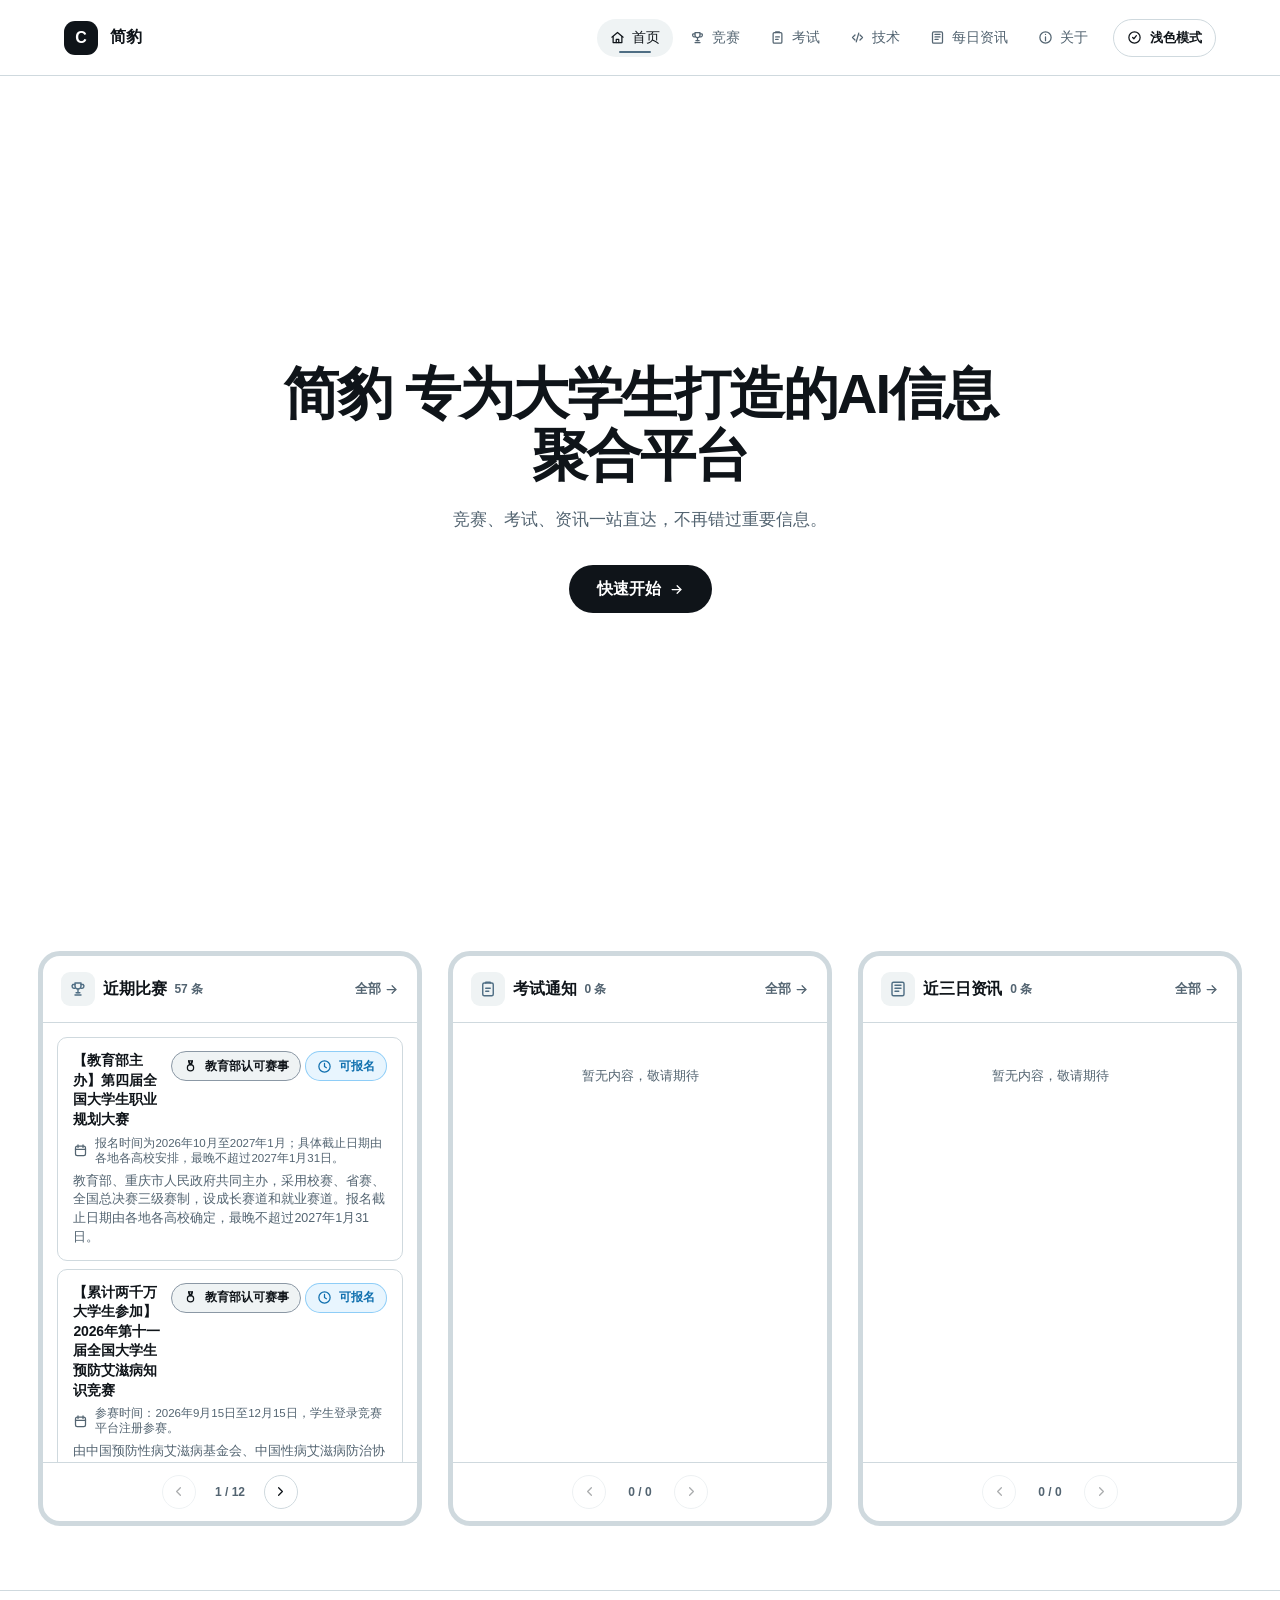
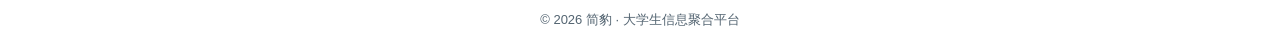
<file: index.html>
<!DOCTYPE html>
<html lang="zh-CN">
<head>
<meta charset="UTF-8">
<meta name="viewport" content="width=device-width, initial-scale=1.0">
<title>简豹 - 大学生信息聚合平台</title>
<link rel="icon" href="assets/images/favicon.svg" type="image/svg+xml">
<link rel="stylesheet" href="assets/css/style.css">
<link rel="stylesheet" href="assets/css/home.css">
</head>
<body data-theme="x-light">
<svg width="0" height="0" aria-hidden="true" focusable="false" style="position:absolute">
  <symbol id="i-home" viewBox="0 0 24 24"><path d="M3 11.5 12 4l9 7.5"/><path d="M5 10.5V20h14v-9.5"/><path d="M10 20v-5h4v5"/></symbol>
  <symbol id="i-trophy" viewBox="0 0 24 24"><path d="M8 4h8v4a4 4 0 0 1-8 0z"/><path d="M8 6H5a3 3 0 0 0 3 5"/><path d="M16 6h3a3 3 0 0 1-3 5"/><path d="M12 12v5"/><path d="M8 20h8"/><path d="M9.5 17h5"/></symbol>
  <symbol id="i-exam" viewBox="0 0 24 24"><rect x="5" y="4" width="14" height="17" rx="2"/><path d="M9 4V3h6v1"/><path d="M9 11h6"/><path d="M9 15h4"/></symbol>
  <symbol id="i-code" viewBox="0 0 24 24"><path d="m8 8-4 4 4 4"/><path d="m16 8 4 4-4 4"/><path d="m14 5-4 14"/></symbol>
  <symbol id="i-news" viewBox="0 0 24 24"><rect x="4" y="3" width="16" height="18" rx="2"/><path d="M8 7h8"/><path d="M8 11h8"/><path d="M8 15h5"/></symbol>
  <symbol id="i-info" viewBox="0 0 24 24"><circle cx="12" cy="12" r="9"/><path d="M12 11v6"/><path d="M12 7h.01"/></symbol>
  <symbol id="i-status" viewBox="0 0 24 24"><path d="M9 12l2 2 4-5"/><circle cx="12" cy="12" r="9"/></symbol>
  <symbol id="i-arrow" viewBox="0 0 24 24"><path d="M5 12h14"/><path d="m13 6 6 6-6 6"/></symbol>
  <symbol id="i-chevron-left" viewBox="0 0 24 24"><path d="m15 6-6 6 6 6"/></symbol>
  <symbol id="i-chevron-right" viewBox="0 0 24 24"><path d="m9 6 6 6-6 6"/></symbol>
  <symbol id="i-calendar" viewBox="0 0 24 24"><rect x="4" y="5" width="16" height="15" rx="3"/><path d="M8 3v4"/><path d="M16 3v4"/><path d="M4 10h16"/></symbol>
  <symbol id="i-medal" viewBox="0 0 24 24"><circle cx="12" cy="14" r="5"/><path d="M9 3h6l-1.5 6h-3z"/><path d="m9 3 3 6 3-6"/></symbol>
  <symbol id="i-clock" viewBox="0 0 24 24"><circle cx="12" cy="12" r="9"/><path d="M12 7v5l3 2"/></symbol>
  <symbol id="i-org" viewBox="0 0 24 24"><path d="M3 21h18"/><path d="M5 21V7l7-4 7 4v14"/><path d="M9 9h.01"/><path d="M15 9h.01"/><path d="M9 13h.01"/><path d="M15 13h.01"/></symbol>
</svg>

<div class="home-shell">
  <header class="topbar">
    <a href="index.html" class="brand">
      <span class="brand-mark">C</span>
      <span>简豹</span>
    </a>
    <div class="top-actions">
      <nav class="nav" aria-label="主导航">
        <a href="index.html" class="nav-link active"><svg class="icon-sm icon"><use href="#i-home"/></svg>首页</a>
        <a href="pages/competitions/index.html" class="nav-link"><svg class="icon-sm icon"><use href="#i-trophy"/></svg>竞赛</a>
        <a href="pages/exams/index.html" class="nav-link"><svg class="icon-sm icon"><use href="#i-exam"/></svg>考试</a>
        <a href="pages/tech/index.html" class="nav-link"><svg class="icon-sm icon"><use href="#i-code"/></svg>技术</a>
        <a href="pages/daily-news/index.html" class="nav-link"><svg class="icon-sm icon"><use href="#i-news"/></svg>每日资讯</a>
        <a href="pages/about/index.html" class="nav-link"><svg class="icon-sm icon"><use href="#i-info"/></svg>关于</a>
      </nav>
      <button class="theme-toggle" id="themeToggle" type="button" aria-label="切换主题">
        <svg class="icon-sm icon"><use href="#i-status"/></svg>
        <span>浅色模式</span>
      </button>
    </div>
  </header>

  <section class="hero" id="hero">
    <div class="hero-inner">
      <h1 class="hero-title">简豹 专为大学生打造的AI信息聚合平台</h1>
      <p class="hero-sub">竞赛、考试、资讯一站直达，不再错过重要信息。</p>
      <button class="hero-btn" id="startBtn" type="button">
        快速开始 <svg class="icon-sm icon"><use href="#i-arrow"/></svg>
      </button>
    </div>
  </section>

  <main class="home-main" id="boards">
    <section class="board" data-board="competitions">
      <header class="board-head">
        <div class="board-title-wrap">
          <span class="board-icon"><svg class="icon"><use href="#i-trophy"/></svg></span>
          <h2 class="board-title">近期比赛</h2>
          <span class="board-count" data-count="competitions"></span>
        </div>
        <a class="board-more" href="pages/competitions/index.html">全部<svg class="icon-sm icon"><use href="#i-arrow"/></svg></a>
      </header>
      <div class="board-body"><div class="board-list" data-feed="competitions"></div></div>
      <footer class="board-pager" data-pager="competitions">
        <button class="pager-btn" data-action="prev" type="button"><svg class="icon-sm icon"><use href="#i-chevron-left"/></svg></button>
        <span class="pager-info" data-page="competitions">1 / 1</span>
        <button class="pager-btn" data-action="next" type="button"><svg class="icon-sm icon"><use href="#i-chevron-right"/></svg></button>
      </footer>
    </section>

    <section class="board" data-board="exams">
      <header class="board-head">
        <div class="board-title-wrap">
          <span class="board-icon"><svg class="icon"><use href="#i-exam"/></svg></span>
          <h2 class="board-title">考试通知</h2>
          <span class="board-count" data-count="exams"></span>
        </div>
        <a class="board-more" href="pages/exams/index.html">全部<svg class="icon-sm icon"><use href="#i-arrow"/></svg></a>
      </header>
      <div class="board-body"><div class="board-list" data-feed="exams"></div></div>
      <footer class="board-pager" data-pager="exams">
        <button class="pager-btn" data-action="prev" type="button"><svg class="icon-sm icon"><use href="#i-chevron-left"/></svg></button>
        <span class="pager-info" data-page="exams">1 / 1</span>
        <button class="pager-btn" data-action="next" type="button"><svg class="icon-sm icon"><use href="#i-chevron-right"/></svg></button>
      </footer>
    </section>

    <section class="board" data-board="news">
      <header class="board-head">
        <div class="board-title-wrap">
          <span class="board-icon"><svg class="icon"><use href="#i-news"/></svg></span>
          <h2 class="board-title">近三日资讯</h2>
          <span class="board-count" data-count="news"></span>
        </div>
        <a class="board-more" href="pages/daily-news/index.html">全部<svg class="icon-sm icon"><use href="#i-arrow"/></svg></a>
      </header>
      <div class="board-body"><div class="board-list" data-feed="news"></div></div>
      <footer class="board-pager" data-pager="news">
        <button class="pager-btn" data-action="prev" type="button"><svg class="icon-sm icon"><use href="#i-chevron-left"/></svg></button>
        <span class="pager-info" data-page="news">1 / 1</span>
        <button class="pager-btn" data-action="next" type="button"><svg class="icon-sm icon"><use href="#i-chevron-right"/></svg></button>
      </footer>
    </section>
  </main>

  <footer class="home-footer">
    <p>© 2026 简豹 · 大学生信息聚合平台</p>
  </footer>
</div>

<script src="assets/js/main.js"></script>
<script src="assets/js/content-utils.js"></script>
<script src="assets/js/home.js"></script>
</body>
</html>
</file>
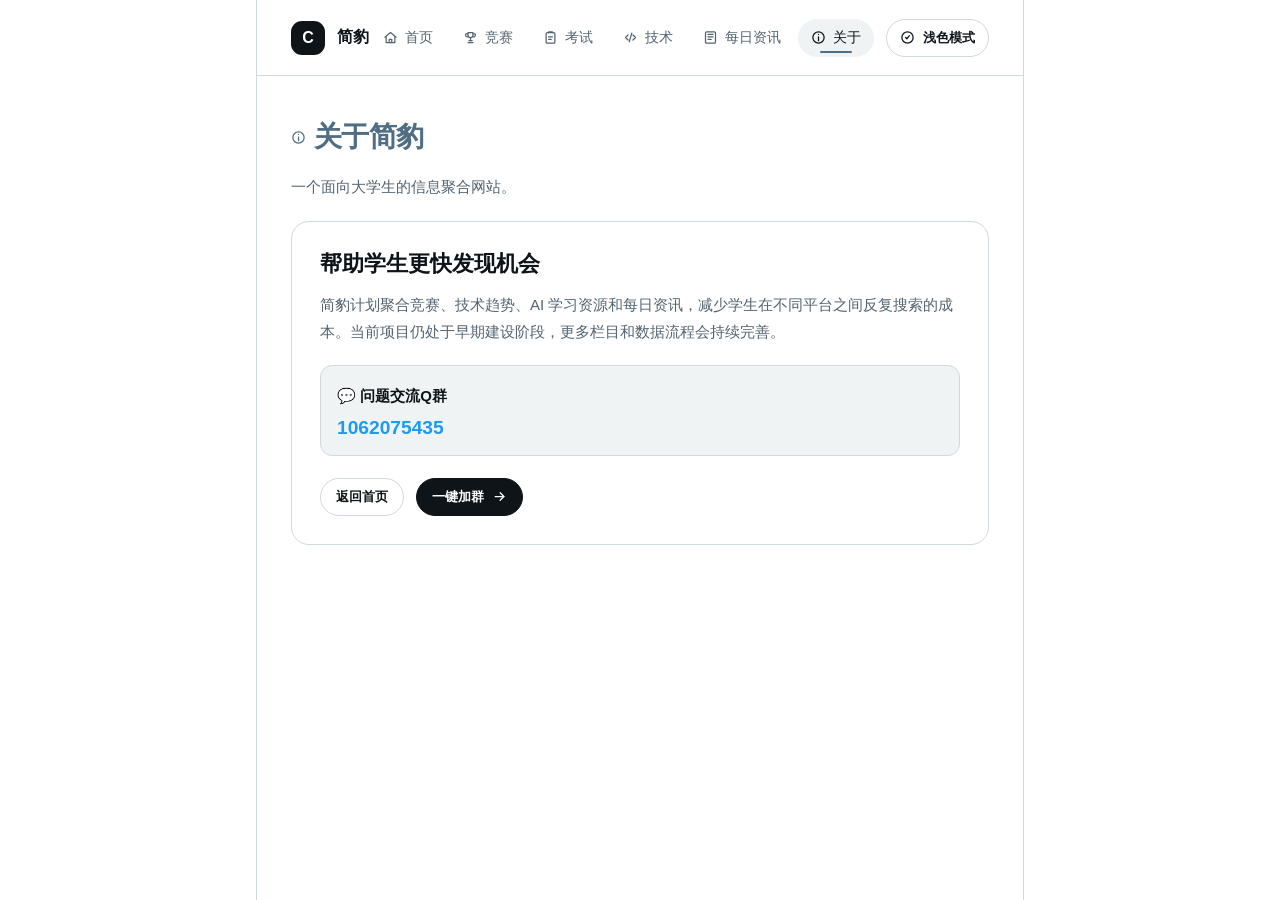
<file: pages/about/index.html>
<!DOCTYPE html>
<html lang="zh-CN">
<head>
<meta charset="UTF-8">
<meta name="viewport" content="width=device-width, initial-scale=1.0">
<title>关于简豹</title>
<link rel="icon" href="../../assets/images/favicon.svg" type="image/svg+xml">
<link rel="stylesheet" href="../../assets/css/style.css">
</head>
<body data-theme="x-light">
<svg width="0" height="0" aria-hidden="true" focusable="false" style="position:absolute">
  <symbol id="i-home" viewBox="0 0 24 24"><path d="M3 11.5 12 4l9 7.5"/><path d="M5 10.5V20h14v-9.5"/><path d="M10 20v-5h4v5"/></symbol>
  <symbol id="i-trophy" viewBox="0 0 24 24"><path d="M8 4h8v4a4 4 0 0 1-8 0z"/><path d="M8 6H5a3 3 0 0 0 3 5"/><path d="M16 6h3a3 3 0 0 1-3 5"/><path d="M12 12v5"/><path d="M8 20h8"/><path d="M9.5 17h5"/></symbol>
  <symbol id="i-exam" viewBox="0 0 24 24"><rect x="5" y="4" width="14" height="17" rx="2"/><path d="M9 4V3h6v1"/><path d="M9 11h6"/><path d="M9 15h4"/></symbol>
  <symbol id="i-code" viewBox="0 0 24 24"><path d="m8 8-4 4 4 4"/><path d="m16 8 4 4-4 4"/><path d="m14 5-4 14"/></symbol>
  <symbol id="i-news" viewBox="0 0 24 24"><rect x="4" y="3" width="16" height="18" rx="2"/><path d="M8 7h8"/><path d="M8 11h8"/><path d="M8 15h5"/></symbol>
  <symbol id="i-info" viewBox="0 0 24 24"><circle cx="12" cy="12" r="9"/><path d="M12 11v6"/><path d="M12 7h.01"/></symbol>
  <symbol id="i-status" viewBox="0 0 24 24"><path d="M9 12l2 2 4-5"/><circle cx="12" cy="12" r="9"/></symbol>
  <symbol id="i-arrow" viewBox="0 0 24 24"><path d="M5 12h14"/><path d="m13 6 6 6-6 6"/></symbol>
</svg>

<div class="page-shell">
  <main class="main-column">
    <header class="topbar">
      <a href="../../index.html" class="brand">
        <span class="brand-mark">C</span>
        <span>简豹</span>
      </a>
      <div class="top-actions">
        <nav class="nav" aria-label="主导航">
          <a href="../../index.html" class="nav-link"><svg class="icon-sm icon"><use href="#i-home"/></svg>首页</a>
          <a href="../../pages/competitions/index.html" class="nav-link"><svg class="icon-sm icon"><use href="#i-trophy"/></svg>竞赛</a>
          <a href="../../pages/exams/index.html" class="nav-link"><svg class="icon-sm icon"><use href="#i-exam"/></svg>考试</a>
          <a href="../../pages/tech/index.html" class="nav-link"><svg class="icon-sm icon"><use href="#i-code"/></svg>技术</a>
          <a href="../../pages/daily-news/index.html" class="nav-link"><svg class="icon-sm icon"><use href="#i-news"/></svg>每日资讯</a>
          <a href="../../pages/about/index.html" class="nav-link active"><svg class="icon-sm icon"><use href="#i-info"/></svg>关于</a>
        </nav>
        <button class="theme-toggle" id="themeToggle" type="button" aria-label="切换主题">
          <svg class="icon-sm icon"><use href="#i-status"/></svg>
          <span>浅色模式</span>
        </button>
      </div>
    </header>

    <div class="inner">
      <section class="title-row">
        <div>
          <div class="eyebrow eyebrow-title"><svg class="icon-sm icon"><use href="#i-info"/></svg>关于简豹</div>
          <p class="subtitle">一个面向大学生的信息聚合网站。</p>
        </div>
      </section>

      <section class="placeholder-panel">
        <h2>帮助学生更快发现机会</h2>
        <p>简豹计划聚合竞赛、技术趋势、AI 学习资源和每日资讯，减少学生在不同平台之间反复搜索的成本。当前项目仍处于早期建设阶段，更多栏目和数据流程会持续完善。</p>
        <div class="contact-card">
          <p class="contact-label">💬 问题交流Q群</p>
          <button class="contact-link" type="button" data-copy="1062075435">1062075435</button>
        </div>
        <div class="placeholder-actions">
          <a href="../../index.html" class="btn btn-secondary">返回首页</a>
          <a href="https://qm.qq.com/q/1EZ02nj8mg" target="_blank" rel="noopener" class="btn btn-primary">一键加群 <svg class="icon-sm icon"><use href="#i-arrow"/></svg></a>
        </div>
      </section>
    </div>
  </main>
</div>

<div class="copy-toast" id="copyToast" role="status" aria-live="polite">已复制到剪贴板</div>
<script src="../../assets/js/main.js"></script>
<script>
  (function(){
    const toast = document.getElementById('copyToast');
    let hideTimer;
    function showToast(msg){
      toast.textContent = msg;
      toast.classList.add('is-visible');
      clearTimeout(hideTimer);
      hideTimer = setTimeout(() => toast.classList.remove('is-visible'), 1500);
    }
    document.querySelectorAll('[data-copy]').forEach(btn => {
      btn.addEventListener('click', async () => {
        const text = btn.dataset.copy;
        try {
          await navigator.clipboard.writeText(text);
          showToast('已复制到剪贴板');
        } catch (err) {
          // 降级：选中文字
          const range = document.createRange();
          range.selectNodeContents(btn);
          const sel = window.getSelection();
          sel.removeAllRanges();
          sel.addRange(range);
          showToast('请手动复制');
        }
      });
    });
  })();
</script>
</body>
</html>
</file>
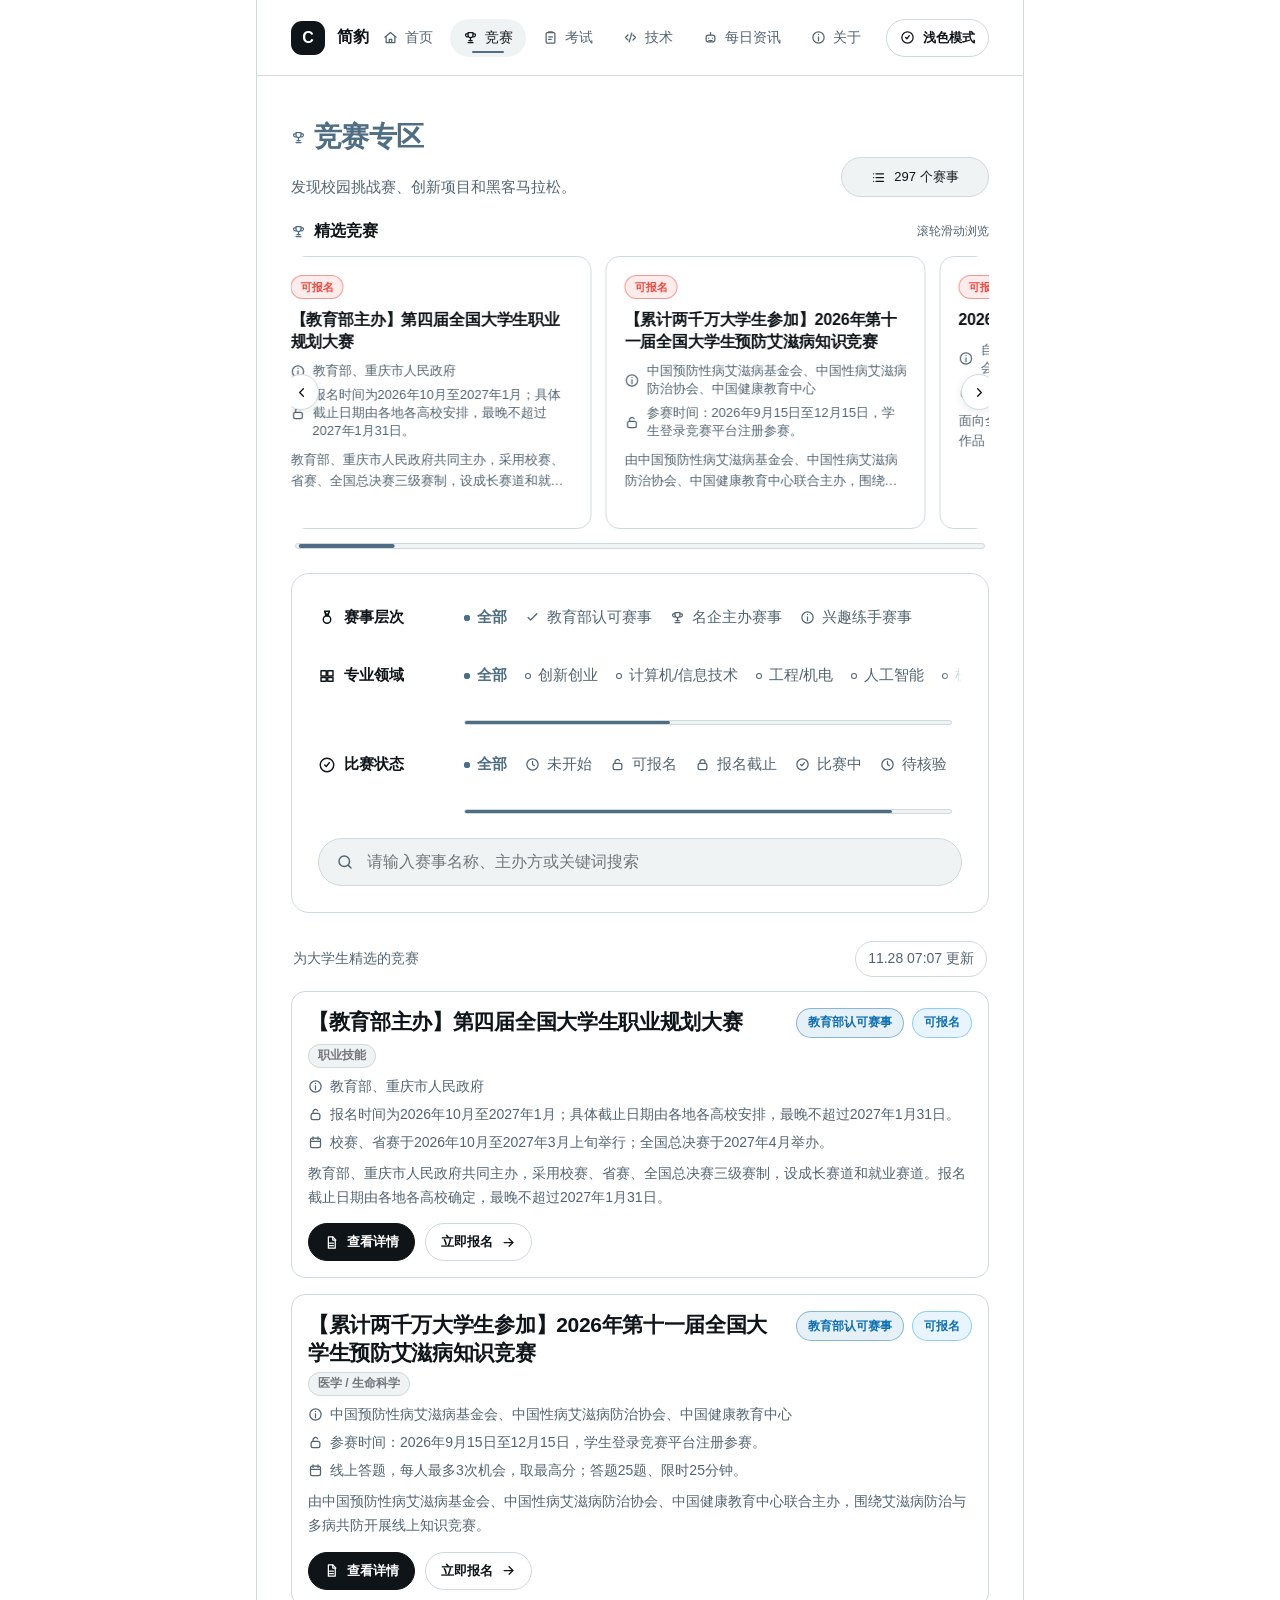
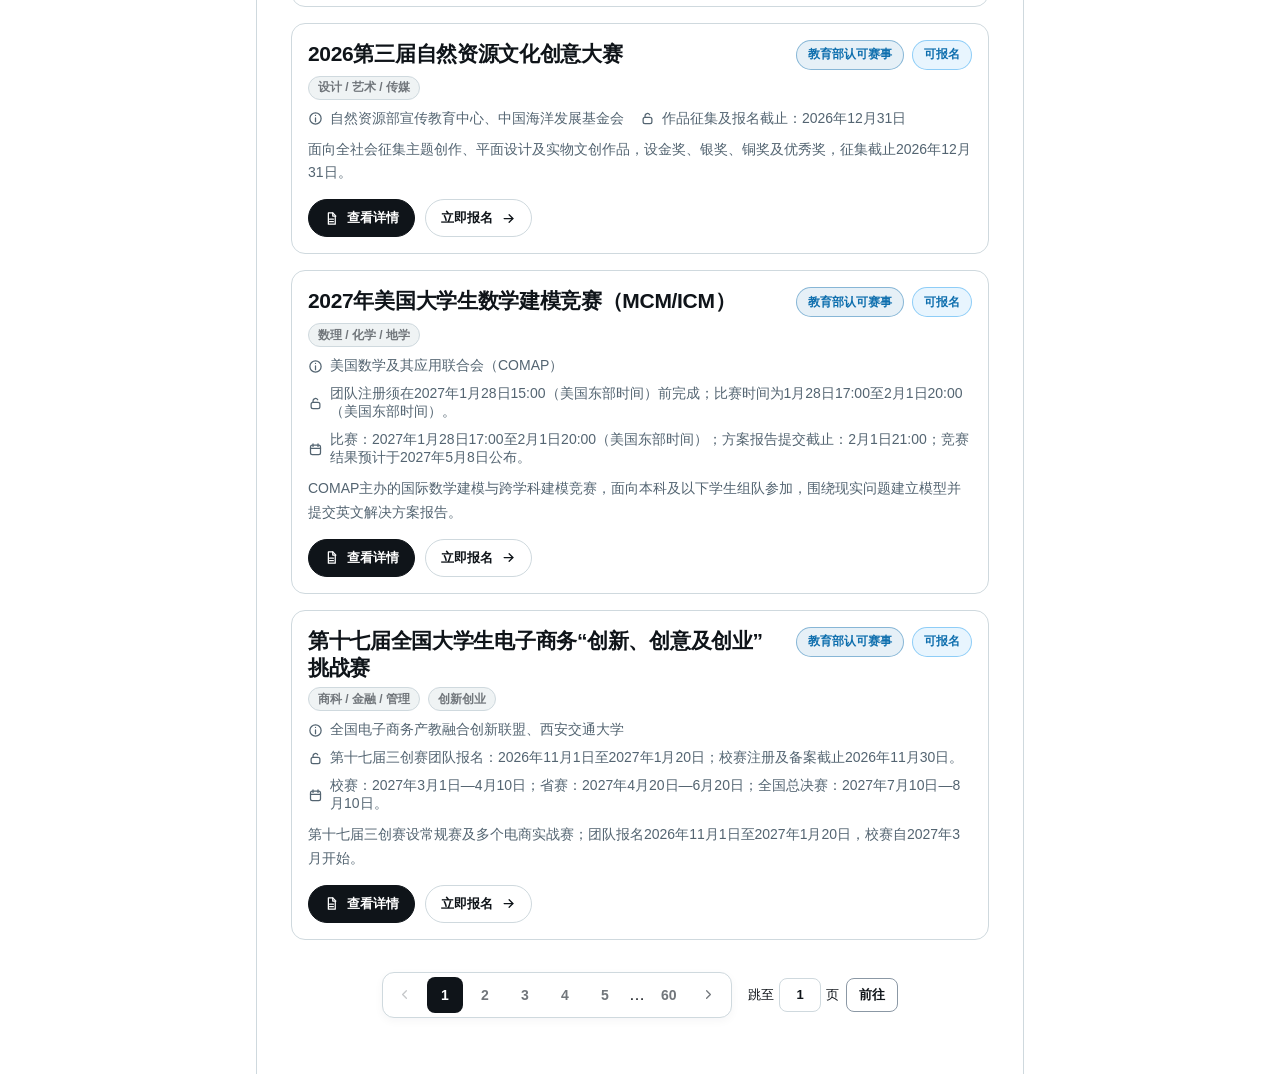
<file: pages/competitions/index.html>
<!DOCTYPE html>
<html lang="zh-CN">
<head>
<meta charset="UTF-8">
<meta name="viewport" content="width=device-width, initial-scale=1.0">
<title>简豹竞赛</title>
<link rel="icon" href="../../assets/images/favicon.svg" type="image/svg+xml">
<link rel="stylesheet" href="../../assets/css/style.css">
</head>
<body data-theme="x-light">
<svg width="0" height="0" aria-hidden="true" focusable="false" style="position:absolute">
  <symbol id="i-home" viewBox="0 0 24 24"><path d="M3 11.5 12 4l9 7.5"/><path d="M5 10.5V20h14v-9.5"/><path d="M10 20v-5h4v5"/></symbol>
  <symbol id="i-trophy" viewBox="0 0 24 24"><path d="M8 4h8v4a4 4 0 0 1-8 0z"/><path d="M8 6H5a3 3 0 0 0 3 5"/><path d="M16 6h3a3 3 0 0 1-3 5"/><path d="M12 12v5"/><path d="M8 20h8"/><path d="M9.5 17h5"/></symbol>
  <symbol id="i-exam" viewBox="0 0 24 24"><rect x="5" y="4" width="14" height="17" rx="2"/><path d="M9 4V3h6v1"/><path d="M9 11h6"/><path d="M9 15h4"/></symbol>
  <symbol id="i-code" viewBox="0 0 24 24"><path d="m8 8-4 4 4 4"/><path d="m16 8 4 4-4 4"/><path d="m14 5-4 14"/></symbol>
  <symbol id="i-bot" viewBox="0 0 24 24"><rect x="5" y="8" width="14" height="11" rx="4"/><path d="M12 8V4"/><path d="M9 13h.01"/><path d="M15 13h.01"/><path d="M9.5 17h5"/></symbol>
  <symbol id="i-info" viewBox="0 0 24 24"><circle cx="12" cy="12" r="9"/><path d="M12 11v6"/><path d="M12 7h.01"/></symbol>
  <symbol id="i-category" viewBox="0 0 24 24"><path d="M4 5h7v7H4z"/><path d="M13 5h7v7h-7z"/><path d="M4 14h7v5H4z"/><path d="M13 14h7v5h-7z"/></symbol>
  <symbol id="i-status" viewBox="0 0 24 24"><path d="M9 12l2 2 4-5"/><circle cx="12" cy="12" r="9"/></symbol>
  <symbol id="i-search" viewBox="0 0 24 24"><circle cx="11" cy="11" r="7"/><path d="m20 20-3.5-3.5"/></symbol>
  <symbol id="i-list" viewBox="0 0 24 24"><path d="M8 6h12"/><path d="M8 12h12"/><path d="M8 18h12"/><path d="M4 6h.01"/><path d="M4 12h.01"/><path d="M4 18h.01"/></symbol>
  <symbol id="i-calendar" viewBox="0 0 24 24"><rect x="4" y="5" width="16" height="15" rx="3"/><path d="M8 3v4"/><path d="M16 3v4"/><path d="M4 10h16"/></symbol>
  <symbol id="i-medal" viewBox="0 0 24 24"><circle cx="12" cy="14" r="5"/><path d="M9 3h6l-1.5 6h-3z"/><path d="m9 3 3 6 3-6"/></symbol>
  <symbol id="i-arrow" viewBox="0 0 24 24"><path d="M5 12h14"/><path d="m13 6 6 6-6 6"/></symbol>
  <symbol id="i-doc" viewBox="0 0 24 24"><path d="M7 3h7l4 4v14H7z"/><path d="M14 3v5h5"/><path d="M9 13h6"/><path d="M9 17h6"/></symbol>
  <symbol id="i-grid" viewBox="0 0 24 24"><path d="M4 4h7v7H4z"/><path d="M13 4h7v7h-7z"/><path d="M4 13h7v7H4z"/><path d="M13 13h7v7h-7z"/></symbol>
  <symbol id="i-clock" viewBox="0 0 24 24"><circle cx="12" cy="12" r="9"/><path d="M12 7v5l3 2"/></symbol>
  <symbol id="i-unlock" viewBox="0 0 24 24"><rect x="5" y="10" width="14" height="10" rx="3"/><path d="M8 10V8a4 4 0 0 1 7.5-2"/></symbol>
  <symbol id="i-lock" viewBox="0 0 24 24"><rect x="5" y="10" width="14" height="10" rx="3"/><path d="M8 10V8a4 4 0 0 1 8 0v2"/></symbol>
  <symbol id="i-check" viewBox="0 0 24 24"><path d="m5 12 4 4L19 6"/></symbol>
  <symbol id="i-chevron-left" viewBox="0 0 24 24"><path d="m15 6-6 6 6 6"/></symbol>
  <symbol id="i-chevron-right" viewBox="0 0 24 24"><path d="m9 6 6 6-6 6"/></symbol>
</svg>

<div class="page-shell">
  <main class="main-column">
    <header class="topbar">
      <a href="../../index.html" class="brand">
        <span class="brand-mark">C</span>
        <span>简豹</span>
      </a>
      <div class="top-actions">
        <nav class="nav" aria-label="主导航">
          <a href="../../index.html" class="nav-link"><svg class="icon-sm icon"><use href="#i-home"/></svg>首页</a>
          <a href="../../pages/competitions/index.html" class="nav-link active"><svg class="icon-sm icon"><use href="#i-trophy"/></svg>竞赛</a>
          <a href="../../pages/exams/index.html" class="nav-link"><svg class="icon-sm icon"><use href="#i-exam"/></svg>考试</a>
          <a href="../../pages/tech/index.html" class="nav-link"><svg class="icon-sm icon"><use href="#i-code"/></svg>技术</a>
          <a href="../../pages/daily-news/index.html" class="nav-link"><svg class="icon-sm icon"><use href="#i-bot"/></svg>每日资讯</a>
          <a href="../../pages/about/index.html" class="nav-link"><svg class="icon-sm icon"><use href="#i-info"/></svg>关于</a>
        </nav>
        <button class="theme-toggle" id="themeToggle" type="button" aria-label="切换主题">
          <svg class="icon-sm icon"><use href="#i-status"/></svg>
          <span>浅色模式</span>
        </button>
      </div>
    </header>

    <div class="inner">
      <section class="title-row">
        <div>
          <div class="eyebrow eyebrow-title"><svg class="icon-sm icon"><use href="#i-trophy"/></svg>竞赛专区</div>
          <p class="subtitle">发现校园挑战赛、创新项目和黑客马拉松。</p>
        </div>
        <div class="count-pill"><svg class="icon-sm icon"><use href="#i-list"/></svg><span id="resultCount">4 个进行中的赛事</span></div>
      </section>

      <!-- 精选竞赛轮播 -->
      <section class="carousel" data-carousel hidden>
        <div class="carousel-header">
          <div class="carousel-title"><svg class="icon-sm icon"><use href="#i-trophy"/></svg>精选竞赛</div>
          <span class="carousel-hint">滚轮滑动浏览</span>
        </div>
        <div class="carousel-viewport">
          <div class="carousel-track" data-carousel-track></div>
          <button class="carousel-nav prev" data-carousel-prev type="button" aria-label="向左滑动"><svg class="icon-sm icon"><use href="#i-chevron-left"/></svg></button>
          <button class="carousel-nav next" data-carousel-next type="button" aria-label="向右滑动"><svg class="icon-sm icon"><use href="#i-chevron-right"/></svg></button>
        </div>
      </section>

      <section class="filter-panel" aria-label="赛事筛选">
        <div class="filter-row">
          <div class="filter-label"><svg class="icon"><use href="#i-medal"/></svg>赛事层次</div>
          <div class="filter-scroll" data-filter-scroll>
            <div class="options" data-filter-group="tier" role="group" aria-label="赛事层次">
              <button class="option active" type="button" data-value="all" aria-pressed="true"><span class="option-dot"></span>全部</button>
              <button class="option" type="button" data-value="official" aria-pressed="false"><svg class="icon-sm icon"><use href="#i-check"/></svg>教育部认可赛事</button>
              <button class="option" type="button" data-value="enterprise" aria-pressed="false"><svg class="icon-sm icon"><use href="#i-trophy"/></svg>名企主办赛事</button>
              <button class="option" type="button" data-value="hobby" aria-pressed="false"><svg class="icon-sm icon"><use href="#i-info"/></svg>兴趣练手赛事</button>
            </div>
          </div>
        </div>
        <div class="filter-row">
          <div class="filter-label"><svg class="icon"><use href="#i-category"/></svg>专业领域</div>
          <div class="filter-scroll" data-filter-scroll>
            <div class="options" data-filter-group="field" role="group" aria-label="专业领域">
              <button class="option active" type="button" data-value="all" aria-pressed="true"><span class="option-dot"></span>全部</button>
              <button class="option" data-value="innovation"><span class="option-dot"></span>创新创业</button>
              <button class="option" data-value="computer"><span class="option-dot"></span>计算机/信息技术</button>
              <button class="option" data-value="engineering"><span class="option-dot"></span>工程/机电</button>
              <button class="option" data-value="ai"><span class="option-dot"></span>人工智能</button>
              <button class="option" data-value="robot"><span class="option-dot"></span>机器人</button>
              <button class="option" data-value="science"><span class="option-dot"></span>数理/化学</button>
              <button class="option" data-value="design"><span class="option-dot"></span>设计/艺术</button>
              <button class="option" data-value="language"><span class="option-dot"></span>外语</button>
              <button class="option" data-value="business"><span class="option-dot"></span>商科/金融</button>
              <button class="option" data-value="medical"><span class="option-dot"></span>医学/生命科学</button>
              <button class="option" data-value="civil"><span class="option-dot"></span>建筑/土木</button>
              <button class="option" data-value="vocational"><span class="option-dot"></span>职业技能</button>
            </div>
          </div>
        </div>
        <div class="filter-row">
          <div class="filter-label"><svg class="icon"><use href="#i-status"/></svg>比赛状态</div>
          <div class="filter-scroll" data-filter-scroll>
            <div class="options" data-filter-group="status" role="group" aria-label="赛事状态">
              <button class="option active" type="button" data-value="all" aria-pressed="true"><span class="option-dot"></span>全部</button>
              <button class="option" type="button" data-value="pending" aria-pressed="false"><svg class="icon-sm icon"><use href="#i-clock"/></svg>未开始</button>
              <button class="option" type="button" data-value="open" aria-pressed="false"><svg class="icon-sm icon"><use href="#i-unlock"/></svg>可报名</button>
              <button class="option" type="button" data-value="closed" aria-pressed="false"><svg class="icon-sm icon"><use href="#i-lock"/></svg>报名截止</button>
              <button class="option" type="button" data-value="ongoing" aria-pressed="false"><svg class="icon-sm icon"><use href="#i-status"/></svg>比赛中</button>
              <button class="option" type="button" data-value="unknown" aria-pressed="false"><svg class="icon-sm icon"><use href="#i-clock"/></svg>待核验</button>
              <button class="option" type="button" data-value="done" aria-pressed="false"><svg class="icon-sm icon"><use href="#i-check"/></svg>已完赛</button>
            </div>
          </div>
        </div>
        <div class="search-wrap">
          <svg class="icon"><use href="#i-search"/></svg>
          <input id="searchInput" class="search-input" type="search" placeholder="请输入赛事名称、主办方或关键词搜索" autocomplete="off">
        </div>
      </section>

      <div class="content-toolbar">
        <span>为大学生精选的竞赛</span>
        <span class="sort-pill"><svg class="icon-sm icon"><use href="#i-calendar"/></svg>最近更新</span>
      </div>

      <section class="cards" id="cards">
        <!-- 卡片由 competitions.js 从 static/data/competitions.json 动态渲染 -->
      </section>

      <div class="empty-state" id="emptyState" role="status" hidden>
        <p>没有找到匹配的赛事，试试调整筛选条件或搜索关键词。</p>
      </div>

      <nav class="pagination" aria-label="赛事分页" hidden></nav>
    </div>
  </main>
</div>

<script src="../../assets/js/main.js"></script>
<script src="../../assets/js/carousel.js"></script>
<script src="../../assets/js/filter-scroll.js"></script>
<script src="../../assets/js/content-utils.js"></script>
<script src="../../assets/js/competitions.js"></script>
</body>
</html>
</file>
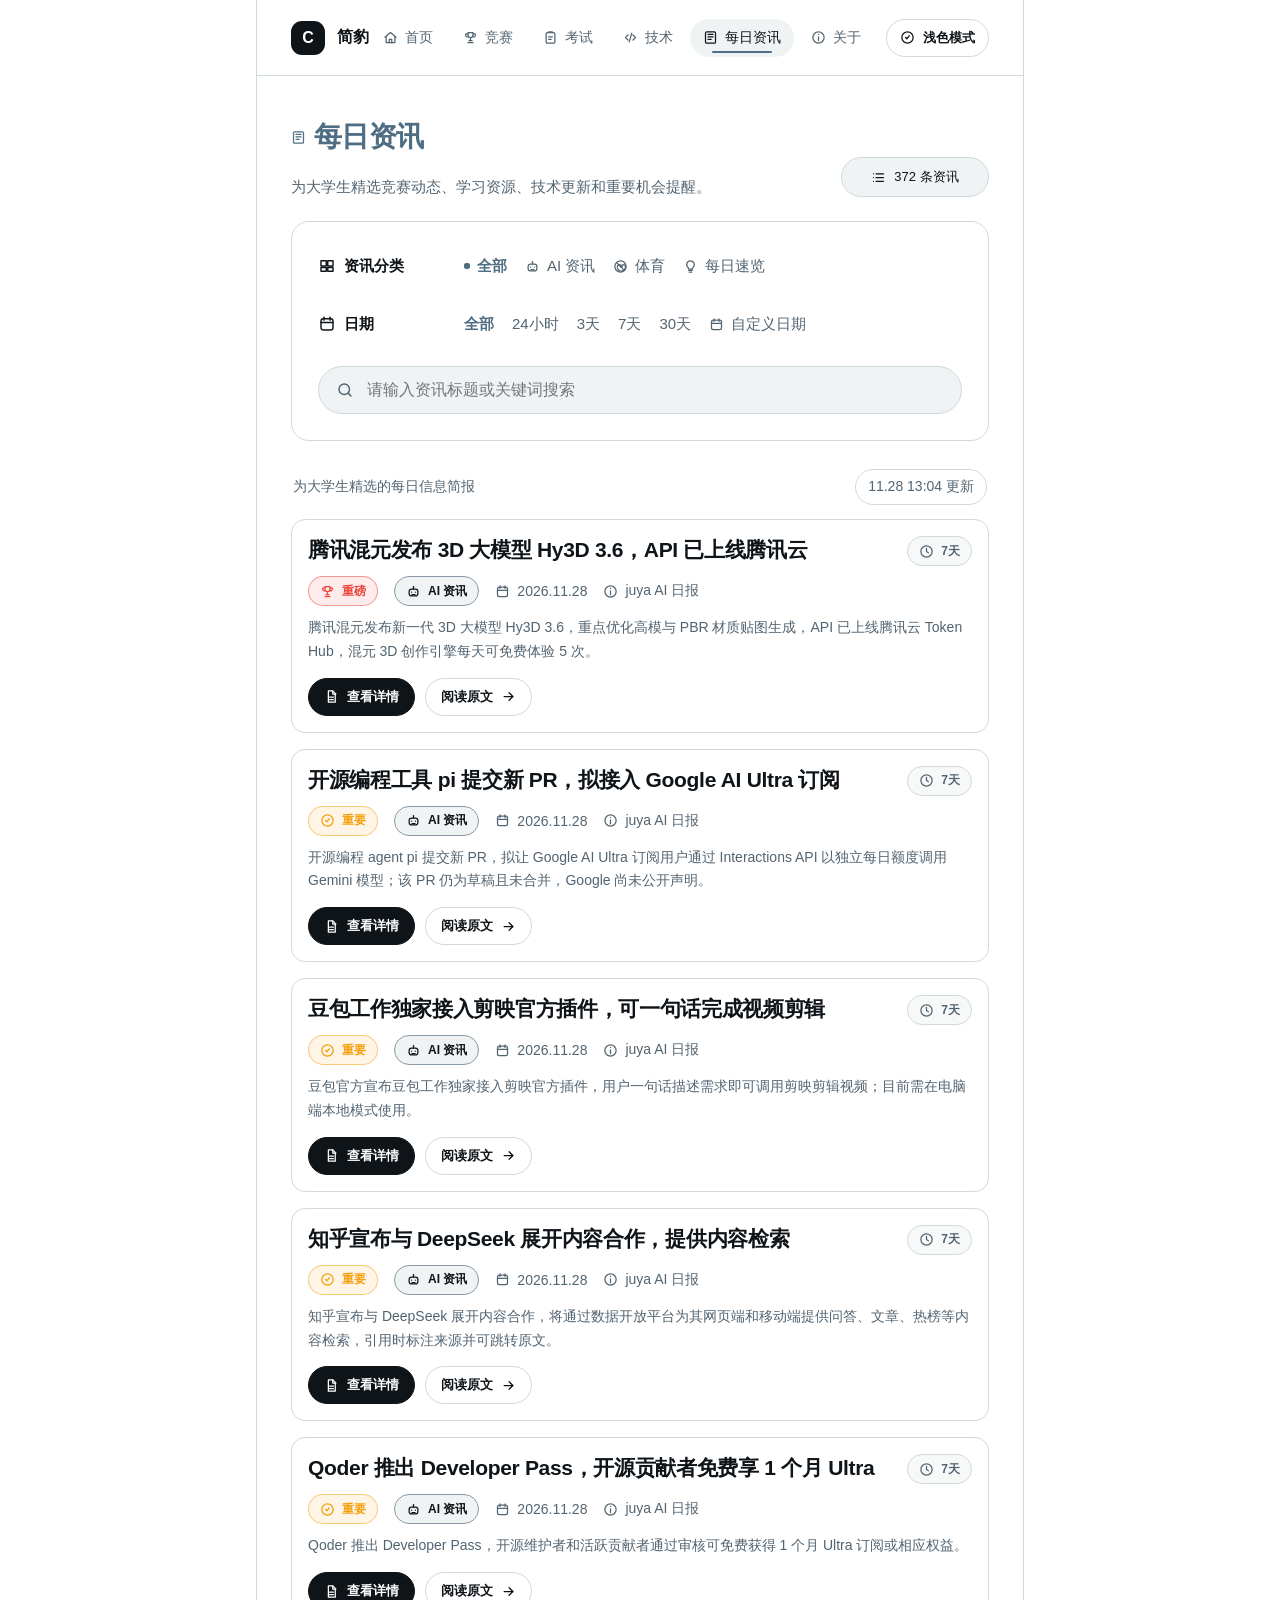
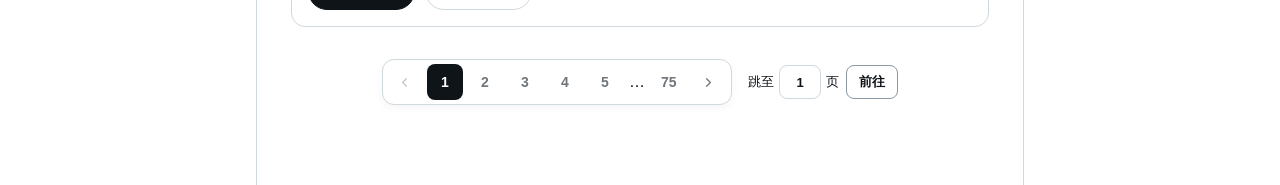
<file: pages/daily-news/index.html>
<!DOCTYPE html>
<html lang="zh-CN">
<head>
<meta charset="UTF-8">
<meta name="viewport" content="width=device-width, initial-scale=1.0">
<title>简豹每日资讯</title>
<link rel="icon" href="../../assets/images/favicon.svg" type="image/svg+xml">
<link rel="stylesheet" href="../../assets/css/style.css">
</head>
<body data-theme="x-light">
<svg width="0" height="0" aria-hidden="true" focusable="false" style="position:absolute">
  <symbol id="i-home" viewBox="0 0 24 24"><path d="M3 11.5 12 4l9 7.5"/><path d="M5 10.5V20h14v-9.5"/><path d="M10 20v-5h4v5"/></symbol>
  <symbol id="i-trophy" viewBox="0 0 24 24"><path d="M8 4h8v4a4 4 0 0 1-8 0z"/><path d="M8 6H5a3 3 0 0 0 3 5"/><path d="M16 6h3a3 3 0 0 1-3 5"/><path d="M12 12v5"/><path d="M8 20h8"/><path d="M9.5 17h5"/></symbol>
  <symbol id="i-exam" viewBox="0 0 24 24"><rect x="5" y="4" width="14" height="17" rx="2"/><path d="M9 4V3h6v1"/><path d="M9 11h6"/><path d="M9 15h4"/></symbol>
  <symbol id="i-code" viewBox="0 0 24 24"><path d="m8 8-4 4 4 4"/><path d="m16 8 4 4-4 4"/><path d="m14 5-4 14"/></symbol>
  <symbol id="i-news" viewBox="0 0 24 24"><rect x="4" y="3" width="16" height="18" rx="2"/><path d="M8 7h8"/><path d="M8 11h8"/><path d="M8 15h5"/></symbol>
  <symbol id="i-info" viewBox="0 0 24 24"><circle cx="12" cy="12" r="9"/><path d="M12 11v6"/><path d="M12 7h.01"/></symbol>
  <symbol id="i-github" viewBox="0 0 24 24"><path d="M12 2C6.48 2 2 6.58 2 12.26c0 4.5 2.87 8.32 6.84 9.67.5.1.68-.22.68-.5 0-.24 0-.87-.01-1.7-2.78.62-3.37-1.37-3.37-1.37-.45-1.18-1.11-1.5-1.11-1.5-.9-.64.07-.62.07-.62 1 .07 1.53 1.06 1.53 1.06.89 1.57 2.34 1.12 2.91.86.09-.67.35-1.12.63-1.38-2.22-.26-4.56-1.14-4.56-5.06 0-1.12.39-2.03 1.03-2.75-.1-.26-.45-1.3.1-2.7 0 0 .84-.28 2.75 1.05a9.38 9.38 0 0 1 5 0c1.91-1.33 2.75-1.05 2.75-1.05.55 1.4.2 2.44.1 2.7.64.72 1.03 1.63 1.03 2.75 0 3.94-2.34 4.8-4.57 5.06.36.32.68.94.68 1.9 0 1.37-.01 2.48-.01 2.82 0 .27.18.6.69.5C19.14 20.57 22 16.75 22 12.26 22 6.58 17.52 2 12 2z"/></symbol>
  <symbol id="i-bot" viewBox="0 0 24 24"><rect x="5" y="8" width="14" height="11" rx="4"/><path d="M12 8V4"/><path d="M9 13h.01"/><path d="M15 13h.01"/><path d="M9.5 17h5"/></symbol>
  <symbol id="i-sports" viewBox="0 0 24 24"><circle cx="12" cy="12" r="9"/><path d="M12 12c2.5-2.5 5-4 7-2s1 5.5-1.5 7.5-6.5 2-8.5 0-3-5.5-1-7.5 4.5-.5 7 2z"/><path d="M12 12 7 7"/><path d="m12 12 5 5"/></symbol>
  <symbol id="i-category" viewBox="0 0 24 24"><path d="M4 5h7v7H4z"/><path d="M13 5h7v7h-7z"/><path d="M4 14h7v5H4z"/><path d="M13 14h7v5h-7z"/></symbol>
  <symbol id="i-status" viewBox="0 0 24 24"><path d="M9 12l2 2 4-5"/><circle cx="12" cy="12" r="9"/></symbol>
  <symbol id="i-search" viewBox="0 0 24 24"><circle cx="11" cy="11" r="7"/><path d="m20 20-3.5-3.5"/></symbol>
  <symbol id="i-list" viewBox="0 0 24 24"><path d="M8 6h12"/><path d="M8 12h12"/><path d="M8 18h12"/><path d="M4 6h.01"/><path d="M4 12h.01"/><path d="M4 18h.01"/></symbol>
  <symbol id="i-calendar" viewBox="0 0 24 24"><rect x="4" y="5" width="16" height="15" rx="3"/><path d="M8 3v4"/><path d="M16 3v4"/><path d="M4 10h16"/></symbol>
  <symbol id="i-medal" viewBox="0 0 24 24"><circle cx="12" cy="14" r="5"/><path d="M9 3h6l-1.5 6h-3z"/><path d="m9 3 3 6 3-6"/></symbol>
  <symbol id="i-arrow" viewBox="0 0 24 24"><path d="M5 12h14"/><path d="m13 6 6 6-6 6"/></symbol>
  <symbol id="i-doc" viewBox="0 0 24 24"><path d="M7 3h7l4 4v14H7z"/><path d="M14 3v5h5"/><path d="M9 13h6"/><path d="M9 17h6"/></symbol>
  <symbol id="i-grid" viewBox="0 0 24 24"><path d="M4 4h7v7H4z"/><path d="M13 4h7v7h-7z"/><path d="M4 13h7v7H4z"/><path d="M13 13h7v7h-7z"/></symbol>
  <symbol id="i-clock" viewBox="0 0 24 24"><circle cx="12" cy="12" r="9"/><path d="M12 7v5l3 2"/></symbol>
  <symbol id="i-unlock" viewBox="0 0 24 24"><rect x="5" y="10" width="14" height="10" rx="3"/><path d="M8 10V8a4 4 0 0 1 7.5-2"/></symbol>
  <symbol id="i-lock" viewBox="0 0 24 24"><rect x="5" y="10" width="14" height="10" rx="3"/><path d="M8 10V8a4 4 0 0 1 8 0v2"/></symbol>
  <symbol id="i-check" viewBox="0 0 24 24"><path d="m5 12 4 4L19 6"/></symbol>
  <symbol id="i-chevron-left" viewBox="0 0 24 24"><path d="m15 6-6 6 6 6"/></symbol>
  <symbol id="i-chevron-right" viewBox="0 0 24 24"><path d="m9 6 6 6-6 6"/></symbol>
  <symbol id="i-chevron-down" viewBox="0 0 24 24"><path d="m6 9 6 6 6-6"/></symbol>
  <symbol id="i-close" viewBox="0 0 24 24"><path d="m6 6 12 12"/><path d="m18 6-12 12"/></symbol>
  <symbol id="i-bulb" viewBox="0 0 24 24"><path d="M9 18h6"/><path d="M10 21h4"/><path d="M12 3a6 6 0 0 0-4 10.5c.6.6 1 1.4 1 2.5h6c0-1.1.4-1.9 1-2.5A6 6 0 0 0 12 3z"/></symbol>
</svg>

<div class="page-shell">
  <main class="main-column">
    <header class="topbar">
      <a href="../../index.html" class="brand">
        <span class="brand-mark">C</span>
        <span>简豹</span>
      </a>
      <div class="top-actions">
        <nav class="nav" aria-label="主导航">
          <a href="../../index.html" class="nav-link"><svg class="icon-sm icon"><use href="#i-home"/></svg>首页</a>
          <a href="../../pages/competitions/index.html" class="nav-link"><svg class="icon-sm icon"><use href="#i-trophy"/></svg>竞赛</a>
          <a href="../../pages/exams/index.html" class="nav-link"><svg class="icon-sm icon"><use href="#i-exam"/></svg>考试</a>
          <a href="../../pages/tech/index.html" class="nav-link"><svg class="icon-sm icon"><use href="#i-code"/></svg>技术</a>
          <a href="../../pages/daily-news/index.html" class="nav-link active"><svg class="icon-sm icon"><use href="#i-news"/></svg>每日资讯</a>
          <a href="../../pages/about/index.html" class="nav-link"><svg class="icon-sm icon"><use href="#i-info"/></svg>关于</a>
        </nav>
        <button class="theme-toggle" id="themeToggle" type="button" aria-label="切换主题">
          <svg class="icon-sm icon"><use href="#i-status"/></svg>
          <span>浅色模式</span>
        </button>
      </div>
    </header>

    <div class="inner">
      <section class="title-row">
        <div>
          <div class="eyebrow eyebrow-title"><svg class="icon-sm icon"><use href="#i-news"/></svg>每日资讯</div>
          <p class="subtitle">为大学生精选竞赛动态、学习资源、技术更新和重要机会提醒。</p>
        </div>
        <div class="count-pill"><svg class="icon-sm icon"><use href="#i-list"/></svg><span id="resultCount">加载中...</span></div>
      </section>

      <!-- 头条资讯轮播 -->
      <section class="carousel" data-carousel hidden>
        <div class="carousel-header">
          <div class="carousel-title"><svg class="icon-sm icon"><use href="#i-trophy"/></svg>近7天头条</div>
          <span class="carousel-hint">滚轮滑动浏览</span>
        </div>
        <div class="carousel-viewport">
          <div class="carousel-track" data-carousel-track></div>
          <button class="carousel-nav prev" data-carousel-prev type="button" aria-label="向左滑动"><svg class="icon-sm icon"><use href="#i-chevron-left"/></svg></button>
          <button class="carousel-nav next" data-carousel-next type="button" aria-label="向右滑动"><svg class="icon-sm icon"><use href="#i-chevron-right"/></svg></button>
        </div>
      </section>

      <section class="filter-panel" aria-label="资讯筛选">
        <div class="filter-row">
          <div class="filter-label"><svg class="icon"><use href="#i-category"/></svg>资讯分类</div>
          <div class="filter-scroll" data-filter-scroll>
            <div class="options" data-filter-group="category">
              <button class="option active" data-value="all"><span class="option-dot"></span>全部</button>
              <button class="option" data-value="ai"><svg class="icon-sm icon"><use href="#i-bot"/></svg>AI 资讯</button>
              <button class="option" data-value="sports"><svg class="icon-sm icon"><use href="#i-sports"/></svg>体育</button>
              <button class="option" data-value="fun"><svg class="icon-sm icon"><use href="#i-bulb"/></svg>每日速览</button>
            </div>
          </div>
        </div>
        <div class="filter-row">
          <div class="filter-label"><svg class="icon"><use href="#i-calendar"/></svg>日期</div>
          <div class="filter-scroll" data-filter-scroll>
            <div class="options" data-filter-group="date" role="group" aria-label="资讯发布日期">
              <button class="option active" type="button" data-value="all" aria-pressed="true">全部</button>
              <button class="option" type="button" data-value="24h" aria-pressed="false">24小时</button>
              <button class="option" type="button" data-value="3d" aria-pressed="false">3天</button>
              <button class="option" type="button" data-value="7d" aria-pressed="false">7天</button>
              <button class="option" type="button" data-value="30d" aria-pressed="false">30天</button>
              <button class="option" type="button" data-value="custom" aria-pressed="false" aria-controls="dateModal" aria-expanded="false"><svg class="icon-sm icon"><use href="#i-calendar"/></svg>自定义日期</button>
            </div>
          </div>
        </div>
        <div class="search-wrap">
          <svg class="icon"><use href="#i-search"/></svg>
          <input id="searchInput" class="search-input" type="search" placeholder="请输入资讯标题或关键词搜索" autocomplete="off">
        </div>
      </section>

      <div class="content-toolbar">
        <span>为大学生精选的每日信息简报</span>
        <span class="sort-pill"><svg class="icon-sm icon"><use href="#i-calendar"/></svg>最近更新</span>
      </div>

      <section class="cards" id="cards">
        <!-- 动态加载的卡片将在这里渲染 -->
        <div class="loading-state" style="text-align: center; padding: 40px; color: var(--text-secondary, #666);">
          <p>正在加载资讯数据...</p>
        </div>
      </section>
      <p class="empty-state" id="emptyState" role="status" hidden>暂无符合条件的资讯，试试调整日期或关键词。</p>

      <nav class="pagination" aria-label="分页">
        <button class="page-btn"><svg class="icon-sm icon"><use href="#i-chevron-left"/></svg></button>
        <button class="page-btn active">1</button>
        <button class="page-btn">2</button>
        <button class="page-btn">3</button>
        <button class="page-btn"><svg class="icon-sm icon"><use href="#i-chevron-right"/></svg></button>
      </nav>
    </div>
  </main>
</div>

<div class="date-modal" id="dateModal" role="presentation" hidden>
  <div class="date-modal-backdrop" data-date-modal-close></div>
  <section class="date-modal-dialog" role="dialog" aria-modal="true" aria-labelledby="dateModalTitle">
    <header class="date-modal-header">
      <div>
        <p class="date-modal-kicker">资讯日期</p>
        <h2 id="dateModalTitle">选择日期</h2>
      </div>
      <button class="calendar-close" id="dateModalClose" type="button" aria-label="关闭日期日历" data-date-modal-close>
        <svg class="icon"><use href="#i-close"/></svg>
      </button>
    </header>
    <div class="calendar-month-nav">
      <button class="calendar-nav" type="button" aria-label="上个月" data-calendar-nav="previous"><svg class="icon"><use href="#i-chevron-left"/></svg></button>
      <div class="calendar-period" aria-label="当前日历月份">
        <button class="calendar-period-trigger" id="calendarYearTrigger" type="button" data-calendar-year-menu-toggle aria-controls="calendarYearMenu" aria-haspopup="listbox" aria-expanded="false"><span id="calendarYearValue"></span><svg class="icon-sm icon"><use href="#i-chevron-down"/></svg></button>
        <button class="calendar-period-trigger" id="calendarMonthTrigger" type="button" data-calendar-month-menu-toggle aria-controls="calendarMonthMenu" aria-haspopup="listbox" aria-expanded="false"><span id="calendarMonthValue"></span><svg class="icon-sm icon"><use href="#i-chevron-down"/></svg></button>
        <div class="calendar-year-menu" id="calendarYearMenu" role="listbox" aria-label="选择年份" hidden></div>
        <div class="calendar-month-menu" id="calendarMonthMenu" role="listbox" aria-label="选择月份" hidden></div>
      </div>
      <button class="calendar-nav" type="button" aria-label="下个月" data-calendar-nav="next"><svg class="icon"><use href="#i-chevron-right"/></svg></button>
    </div>
    <div class="calendar-weekdays" aria-hidden="true"><span>日</span><span>一</span><span>二</span><span>三</span><span>四</span><span>五</span><span>六</span></div>
    <div class="calendar-grid" id="calendarGrid" aria-label="选择资讯发布日期"></div>
    <footer class="date-modal-actions">
      <button class="btn btn-secondary" id="clearDateButton" type="button">清除日期</button>
      <button class="btn btn-primary" type="button" data-date-modal-close>取消</button>
    </footer>
  </section>
</div>

<script src="../../assets/js/main.js"></script>
<script src="../../assets/js/carousel.js"></script>
<script src="../../assets/js/filter-scroll.js"></script>
<script src="../../assets/js/content-utils.js"></script>
<script src="../../assets/js/daily-news.js"></script>
</body>
</html>
</file>
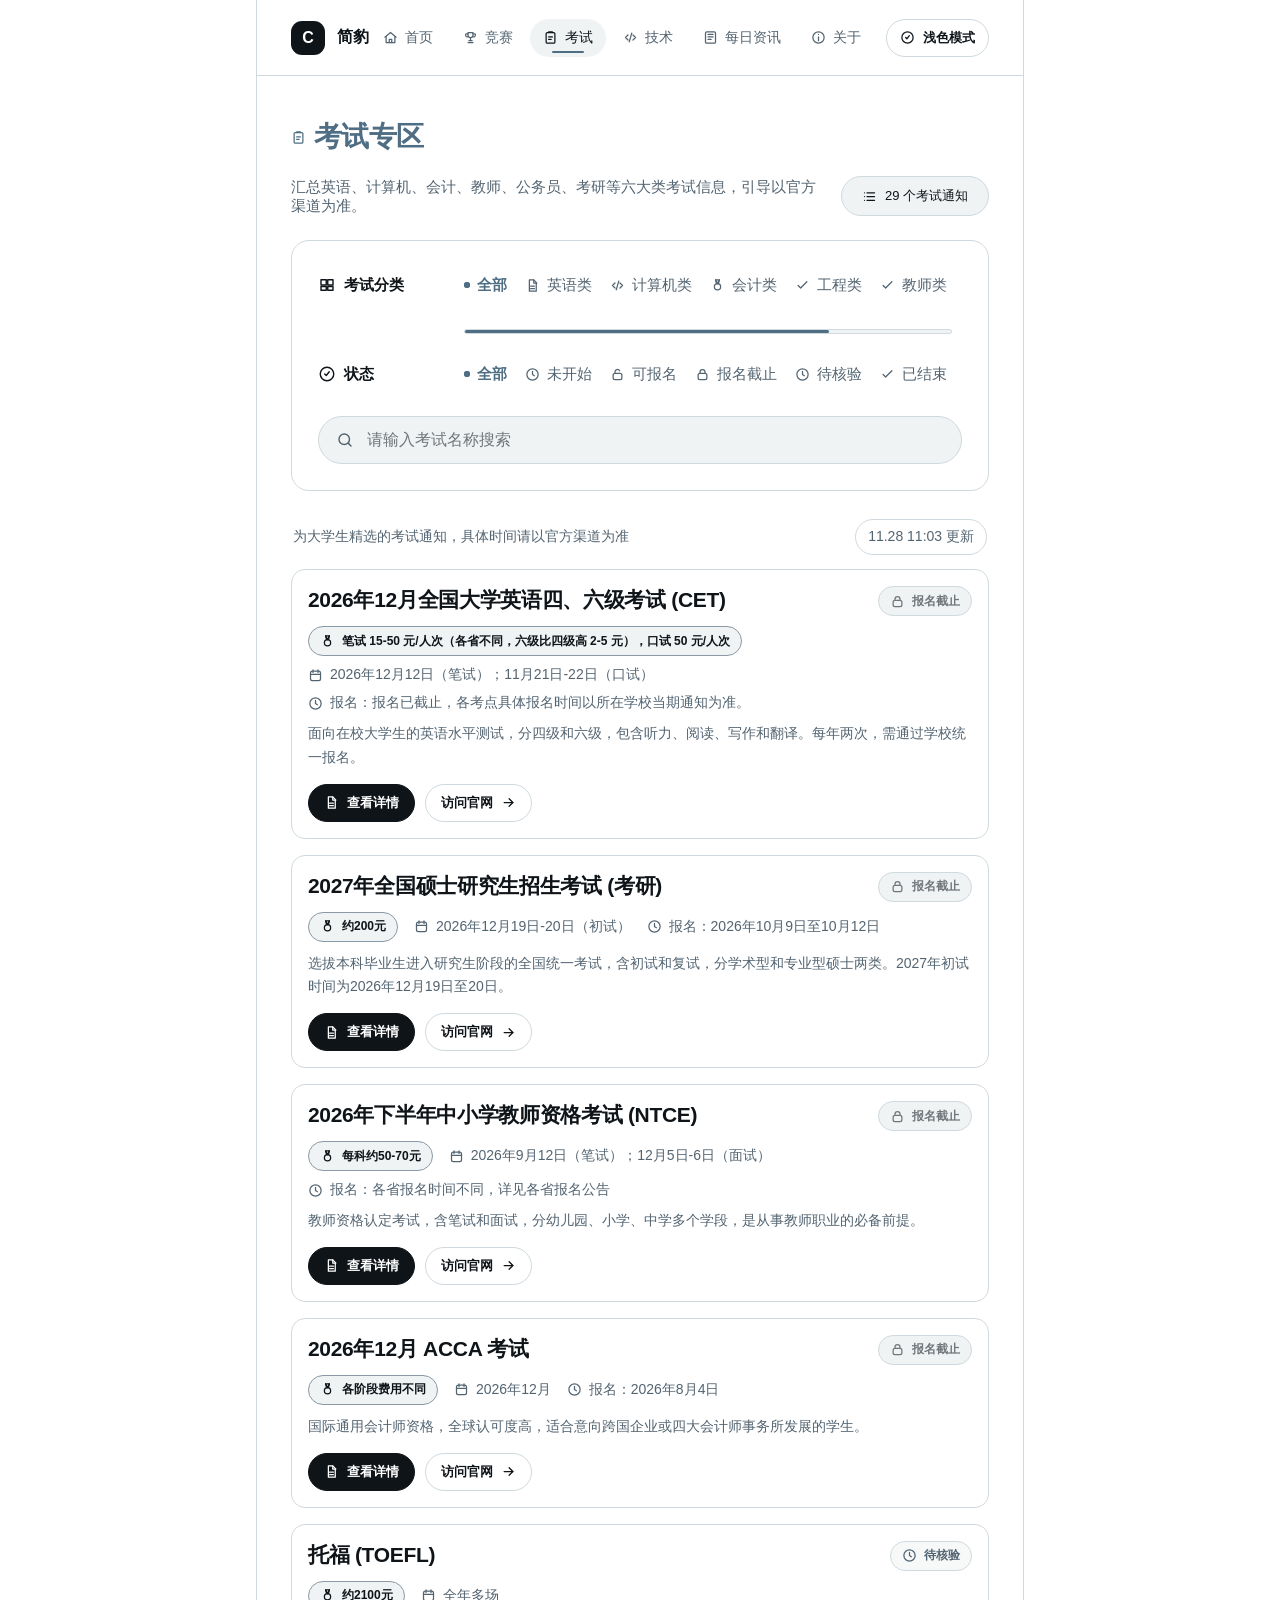
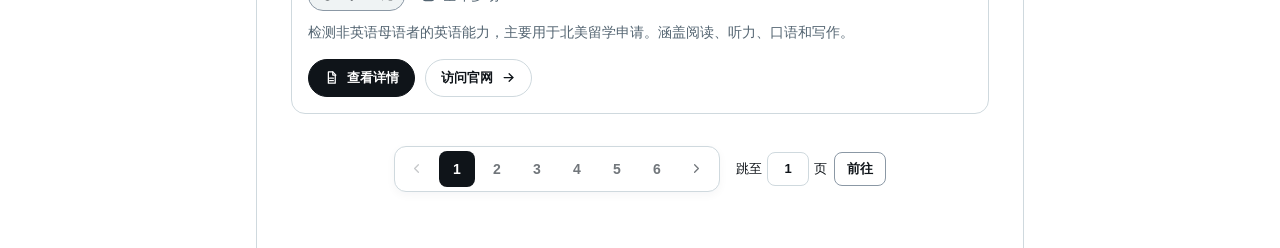
<file: pages/exams/index.html>
<!DOCTYPE html>
<html lang="zh-CN">
<head>
<meta charset="UTF-8">
<meta name="viewport" content="width=device-width, initial-scale=1.0">
<title>简豹考试</title>
<link rel="icon" href="../../assets/images/favicon.svg" type="image/svg+xml">
<link rel="stylesheet" href="../../assets/css/style.css">
</head>
<body data-theme="x-light">
<svg width="0" height="0" aria-hidden="true" focusable="false" style="position:absolute">
  <symbol id="i-home" viewBox="0 0 24 24"><path d="M3 11.5 12 4l9 7.5"/><path d="M5 10.5V20h14v-9.5"/><path d="M10 20v-5h4v5"/></symbol>
  <symbol id="i-trophy" viewBox="0 0 24 24"><path d="M8 4h8v4a4 4 0 0 1-8 0z"/><path d="M8 6H5a3 3 0 0 0 3 5"/><path d="M16 6h3a3 3 0 0 1-3 5"/><path d="M12 12v5"/><path d="M8 20h8"/><path d="M9.5 17h5"/></symbol>
  <symbol id="i-exam" viewBox="0 0 24 24"><rect x="5" y="4" width="14" height="17" rx="2"/><path d="M9 4V3h6v1"/><path d="M9 11h6"/><path d="M9 15h4"/></symbol>
  <symbol id="i-code" viewBox="0 0 24 24"><path d="m8 8-4 4 4 4"/><path d="m16 8 4 4-4 4"/><path d="m14 5-4 14"/></symbol>
  <symbol id="i-news" viewBox="0 0 24 24"><rect x="4" y="3" width="16" height="18" rx="2"/><path d="M8 7h8"/><path d="M8 11h8"/><path d="M8 15h5"/></symbol>
  <symbol id="i-info" viewBox="0 0 24 24"><circle cx="12" cy="12" r="9"/><path d="M12 11v6"/><path d="M12 7h.01"/></symbol>
  <symbol id="i-category" viewBox="0 0 24 24"><path d="M4 5h7v7H4z"/><path d="M13 5h7v7h-7z"/><path d="M4 14h7v5H4z"/><path d="M13 14h7v5h-7z"/></symbol>
  <symbol id="i-status" viewBox="0 0 24 24"><path d="M9 12l2 2 4-5"/><circle cx="12" cy="12" r="9"/></symbol>
  <symbol id="i-search" viewBox="0 0 24 24"><circle cx="11" cy="11" r="7"/><path d="m20 20-3.5-3.5"/></symbol>
  <symbol id="i-list" viewBox="0 0 24 24"><path d="M8 6h12"/><path d="M8 12h12"/><path d="M8 18h12"/><path d="M4 6h.01"/><path d="M4 12h.01"/><path d="M4 18h.01"/></symbol>
  <symbol id="i-calendar" viewBox="0 0 24 24"><rect x="4" y="5" width="16" height="15" rx="3"/><path d="M8 3v4"/><path d="M16 3v4"/><path d="M4 10h16"/></symbol>
  <symbol id="i-medal" viewBox="0 0 24 24"><circle cx="12" cy="14" r="5"/><path d="M9 3h6l-1.5 6h-3z"/><path d="m9 3 3 6 3-6"/></symbol>
  <symbol id="i-arrow" viewBox="0 0 24 24"><path d="M5 12h14"/><path d="m13 6 6 6-6 6"/></symbol>
  <symbol id="i-doc" viewBox="0 0 24 24"><path d="M7 3h7l4 4v14H7z"/><path d="M14 3v5h5"/><path d="M9 13h6"/><path d="M9 17h6"/></symbol>
  <symbol id="i-grid" viewBox="0 0 24 24"><path d="M4 4h7v7H4z"/><path d="M13 4h7v7h-7z"/><path d="M4 13h7v7H4z"/><path d="M13 13h7v7h-7z"/></symbol>
  <symbol id="i-clock" viewBox="0 0 24 24"><circle cx="12" cy="12" r="9"/><path d="M12 7v5l3 2"/></symbol>
  <symbol id="i-unlock" viewBox="0 0 24 24"><rect x="5" y="10" width="14" height="10" rx="3"/><path d="M8 10V8a4 4 0 0 1 7.5-2"/></symbol>
  <symbol id="i-lock" viewBox="0 0 24 24"><rect x="5" y="10" width="14" height="10" rx="3"/><path d="M8 10V8a4 4 0 0 1 8 0v2"/></symbol>
  <symbol id="i-check" viewBox="0 0 24 24"><path d="m5 12 4 4L19 6"/></symbol>
  <symbol id="i-chevron-left" viewBox="0 0 24 24"><path d="m15 6-6 6 6 6"/></symbol>
  <symbol id="i-chevron-right" viewBox="0 0 24 24"><path d="m9 6 6 6-6 6"/></symbol>
</svg>

<div class="page-shell">
  <main class="main-column">
    <header class="topbar">
      <a href="../../index.html" class="brand">
        <span class="brand-mark">C</span>
        <span>简豹</span>
      </a>
      <div class="top-actions">
        <nav class="nav" aria-label="主导航">
          <a href="../../index.html" class="nav-link"><svg class="icon-sm icon"><use href="#i-home"/></svg>首页</a>
          <a href="../../pages/competitions/index.html" class="nav-link"><svg class="icon-sm icon"><use href="#i-trophy"/></svg>竞赛</a>
          <a href="../../pages/exams/index.html" class="nav-link active"><svg class="icon-sm icon"><use href="#i-exam"/></svg>考试</a>
          <a href="../../pages/tech/index.html" class="nav-link"><svg class="icon-sm icon"><use href="#i-code"/></svg>技术</a>
          <a href="../../pages/daily-news/index.html" class="nav-link"><svg class="icon-sm icon"><use href="#i-news"/></svg>每日资讯</a>
          <a href="../../pages/about/index.html" class="nav-link"><svg class="icon-sm icon"><use href="#i-info"/></svg>关于</a>
        </nav>
        <button class="theme-toggle" id="themeToggle" type="button" aria-label="切换主题">
          <svg class="icon-sm icon"><use href="#i-status"/></svg>
          <span>浅色模式</span>
        </button>
      </div>
    </header>

    <div class="inner">
      <section class="title-row">
        <div>
          <div class="eyebrow eyebrow-title"><svg class="icon-sm icon"><use href="#i-exam"/></svg>考试专区</div>
          <p class="subtitle">汇总英语、计算机、会计、教师、公务员、考研等六大类考试信息，引导以官方渠道为准。</p>
        </div>
        <div class="count-pill"><svg class="icon-sm icon"><use href="#i-list"/></svg><span id="resultCount">0 个考试通知</span></div>
      </section>

      <!-- 精选考试轮播 -->
      <section class="carousel" data-carousel hidden>
        <div class="carousel-header">
          <div class="carousel-title"><svg class="icon-sm icon"><use href="#i-medal"/></svg>精选考试</div>
          <span class="carousel-hint">滚轮滑动浏览</span>
        </div>
        <div class="carousel-viewport">
          <div class="carousel-track" data-carousel-track></div>
          <button class="carousel-nav prev" data-carousel-prev type="button" aria-label="向左滑动"><svg class="icon-sm icon"><use href="#i-chevron-left"/></svg></button>
          <button class="carousel-nav next" data-carousel-next type="button" aria-label="向右滑动"><svg class="icon-sm icon"><use href="#i-chevron-right"/></svg></button>
        </div>
      </section>

      <section class="filter-panel" aria-label="考试筛选">
        <div class="filter-row">
          <div class="filter-label"><svg class="icon"><use href="#i-category"/></svg>考试分类</div>
          <div class="filter-scroll" data-filter-scroll>
            <div class="options" data-filter-group="category" role="group" aria-label="考试分类">
              <button class="option active" type="button" data-value="all" aria-pressed="true"><span class="option-dot"></span>全部</button>
              <button class="option" data-value="english"><svg class="icon-sm icon"><use href="#i-doc"/></svg>英语类</button>
              <button class="option" data-value="computer"><svg class="icon-sm icon"><use href="#i-code"/></svg>计算机类</button>
              <button class="option" data-value="accounting"><svg class="icon-sm icon"><use href="#i-medal"/></svg>会计类</button>
              <button class="option" data-value="engineering"><svg class="icon-sm icon"><use href="#i-check"/></svg>工程类</button>
              <button class="option" data-value="teacher"><svg class="icon-sm icon"><use href="#i-check"/></svg>教师类</button>
              <button class="option" data-value="civil-service"><svg class="icon-sm icon"><use href="#i-status"/></svg>公务员类</button>
              <button class="option" data-value="postgrad"><svg class="icon-sm icon"><use href="#i-trophy"/></svg>考研类</button>
            </div>
          </div>
        </div>
        <div class="filter-row">
          <div class="filter-label"><svg class="icon"><use href="#i-status"/></svg>状态</div>
          <div class="filter-scroll" data-filter-scroll>
            <div class="options" data-filter-group="status" role="group" aria-label="考试状态">
              <button class="option active" type="button" data-value="all" aria-pressed="true"><span class="option-dot"></span>全部</button>
              <button class="option" type="button" data-value="pending" aria-pressed="false"><svg class="icon-sm icon"><use href="#i-clock"/></svg>未开始</button>
              <button class="option" type="button" data-value="open" aria-pressed="false"><svg class="icon-sm icon"><use href="#i-unlock"/></svg>可报名</button>
              <button class="option" type="button" data-value="closed" aria-pressed="false"><svg class="icon-sm icon"><use href="#i-lock"/></svg>报名截止</button>
              <button class="option" type="button" data-value="unknown" aria-pressed="false"><svg class="icon-sm icon"><use href="#i-clock"/></svg>待核验</button>
              <button class="option" type="button" data-value="done" aria-pressed="false"><svg class="icon-sm icon"><use href="#i-check"/></svg>已结束</button>
            </div>
          </div>
        </div>
        <div class="search-wrap">
          <svg class="icon"><use href="#i-search"/></svg>
          <input id="searchInput" class="search-input" type="search" placeholder="请输入考试名称搜索" autocomplete="off">
        </div>
      </section>

      <div class="content-toolbar">
        <span>为大学生精选的考试通知，具体时间请以官方渠道为准</span>
        <span class="sort-pill"><svg class="icon-sm icon"><use href="#i-calendar"/></svg>最近更新</span>
      </div>

      <section class="cards" id="cards"></section>
      <div id="emptyState" class="empty-state" role="status" hidden style="text-align:center;padding:40px;color:var(--text-secondary,#666);">未找到匹配的考试，请调整筛选条件</div>

      <nav class="pagination" aria-label="分页" hidden></nav>
    </div>
  </main>
</div>

<script src="../../assets/js/main.js"></script>
<script src="../../assets/js/carousel.js"></script>
<script src="../../assets/js/filter-scroll.js"></script>
<script src="../../assets/js/content-utils.js?v=20261010"></script>
<script src="../../assets/js/exams.js"></script>
</body>
</html>
</file>
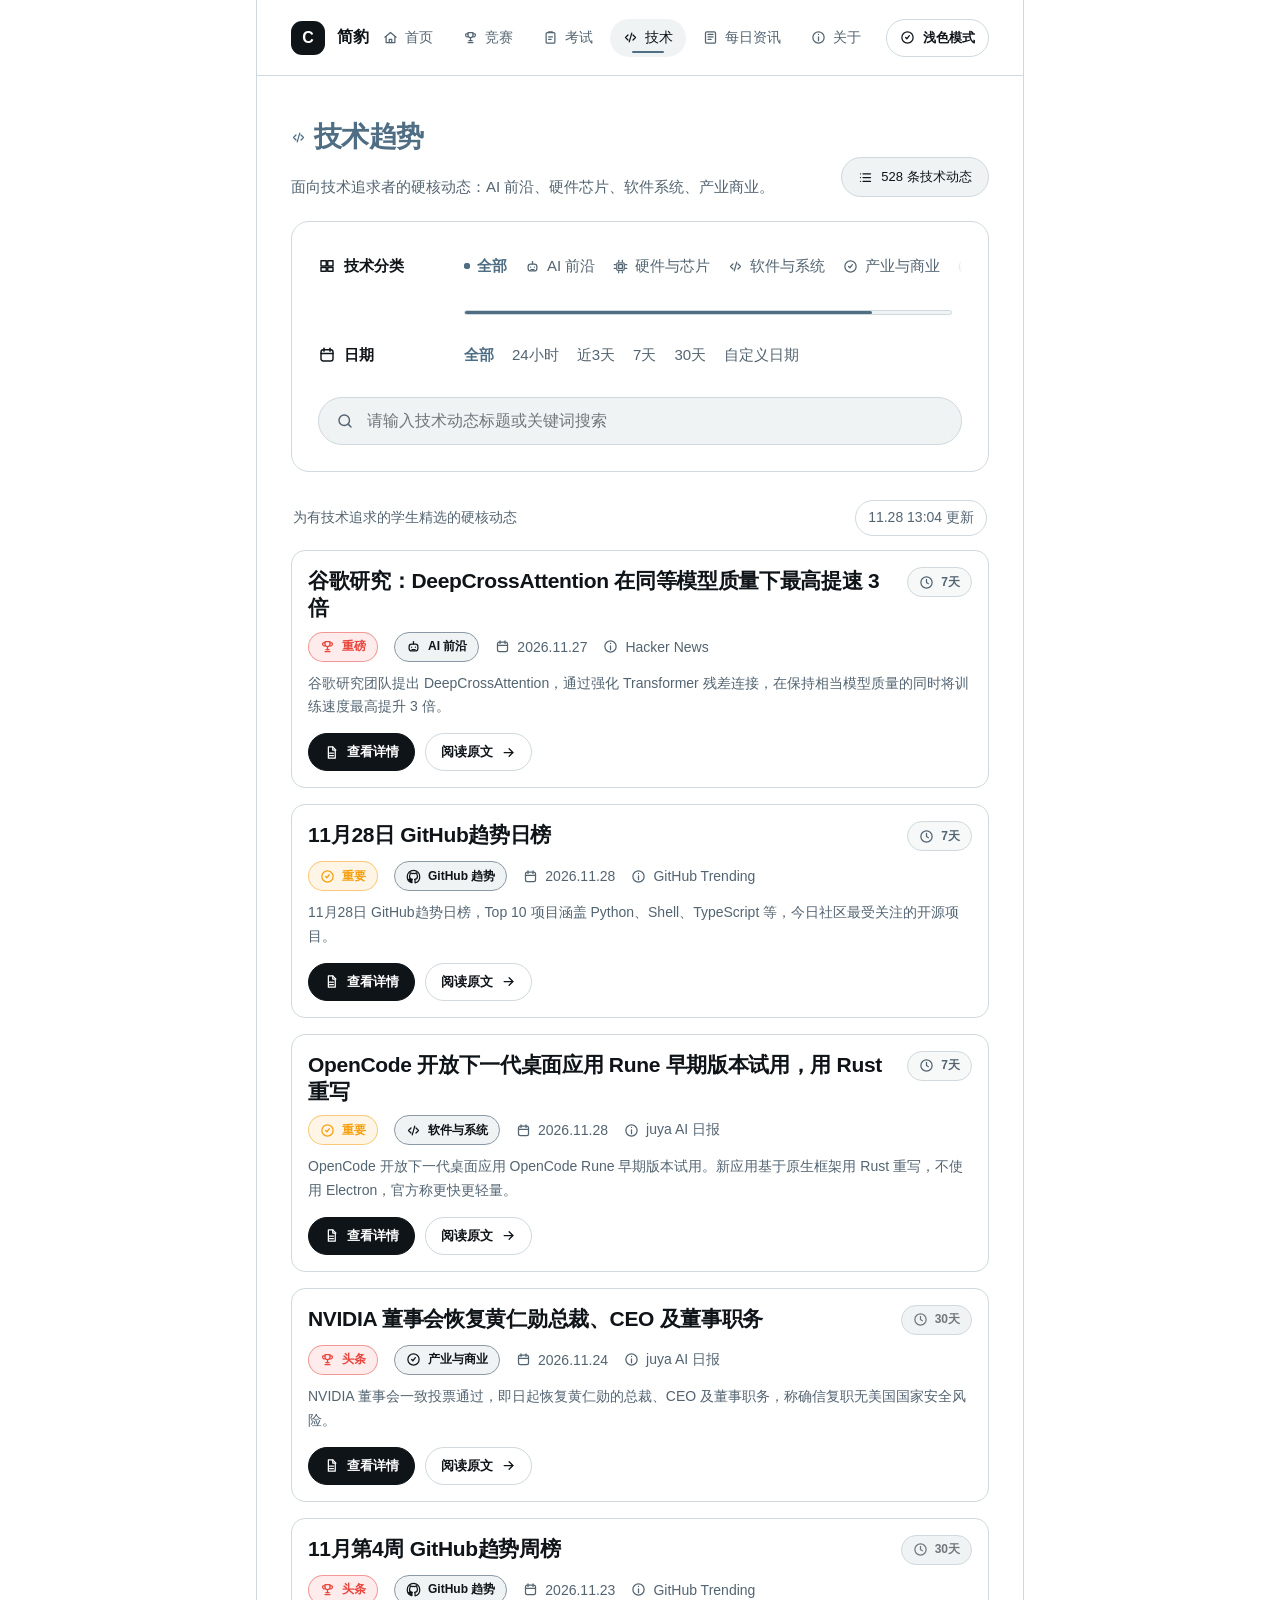
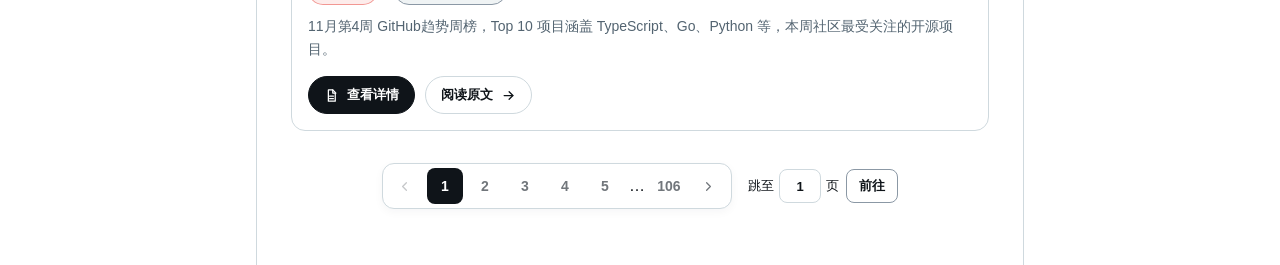
<file: pages/tech/index.html>
<!DOCTYPE html>
<html lang="zh-CN">
<head>
<meta charset="UTF-8">
<meta name="viewport" content="width=device-width, initial-scale=1.0">
<title>简豹技术趋势</title>
<link rel="icon" href="../../assets/images/favicon.svg" type="image/svg+xml">
<link rel="stylesheet" href="../../assets/css/style.css">
</head>
<body data-theme="x-light">
<svg width="0" height="0" aria-hidden="true" focusable="false" style="position:absolute">
  <symbol id="i-home" viewBox="0 0 24 24"><path d="M3 11.5 12 4l9 7.5"/><path d="M5 10.5V20h14v-9.5"/><path d="M10 20v-5h4v5"/></symbol>
  <symbol id="i-trophy" viewBox="0 0 24 24"><path d="M8 4h8v4a4 4 0 0 1-8 0z"/><path d="M8 6H5a3 3 0 0 0 3 5"/><path d="M16 6h3a3 3 0 0 1-3 5"/><path d="M12 12v5"/><path d="M8 20h8"/><path d="M9.5 17h5"/></symbol>
  <symbol id="i-exam" viewBox="0 0 24 24"><rect x="5" y="4" width="14" height="17" rx="2"/><path d="M9 4V3h6v1"/><path d="M9 11h6"/><path d="M9 15h4"/></symbol>
  <symbol id="i-code" viewBox="0 0 24 24"><path d="m8 8-4 4 4 4"/><path d="m16 8 4 4-4 4"/><path d="m14 5-4 14"/></symbol>
  <symbol id="i-news" viewBox="0 0 24 24"><rect x="4" y="3" width="16" height="18" rx="2"/><path d="M8 7h8"/><path d="M8 11h8"/><path d="M8 15h5"/></symbol>
  <symbol id="i-info" viewBox="0 0 24 24"><circle cx="12" cy="12" r="9"/><path d="M12 11v6"/><path d="M12 7h.01"/></symbol>
  <symbol id="i-github" viewBox="0 0 24 24"><path d="M12 2C6.48 2 2 6.58 2 12.26c0 4.5 2.87 8.32 6.84 9.67.5.1.68-.22.68-.5 0-.24 0-.87-.01-1.7-2.78.62-3.37-1.37-3.37-1.37-.45-1.18-1.11-1.5-1.11-1.5-.9-.64.07-.62.07-.62 1 .07 1.53 1.06 1.53 1.06.89 1.57 2.34 1.12 2.91.86.09-.67.35-1.12.63-1.38-2.22-.26-4.56-1.14-4.56-5.06 0-1.12.39-2.03 1.03-2.75-.1-.26-.45-1.3.1-2.7 0 0 .84-.28 2.75 1.05a9.38 9.38 0 0 1 5 0c1.91-1.33 2.75-1.05 2.75-1.05.55 1.4.2 2.44.1 2.7.64.72 1.03 1.63 1.03 2.75 0 3.94-2.34 4.8-4.57 5.06.36.32.68.94.68 1.9 0 1.37-.01 2.48-.01 2.82 0 .27.18.6.69.5C19.14 20.57 22 16.75 22 12.26 22 6.58 17.52 2 12 2z"/></symbol>
  <symbol id="i-bot" viewBox="0 0 24 24"><rect x="5" y="8" width="14" height="11" rx="4"/><path d="M12 8V4"/><path d="M9 13h.01"/><path d="M15 13h.01"/><path d="M9.5 17h5"/></symbol>
  <symbol id="i-chip" viewBox="0 0 24 24"><rect x="6" y="6" width="12" height="12" rx="2"/><path d="M9 9h6v6H9z"/><path d="M9 2v2"/><path d="M15 2v2"/><path d="M9 20v2"/><path d="M15 20v2"/><path d="M2 9h2"/><path d="M2 15h2"/><path d="M20 9h2"/><path d="M20 15h2"/></symbol>
  <symbol id="i-status" viewBox="0 0 24 24"><path d="M9 12l2 2 4-5"/><circle cx="12" cy="12" r="9"/></symbol>
  <symbol id="i-search" viewBox="0 0 24 24"><circle cx="11" cy="11" r="7"/><path d="m20 20-3.5-3.5"/></symbol>
  <symbol id="i-list" viewBox="0 0 24 24"><path d="M8 6h12"/><path d="M8 12h12"/><path d="M8 18h12"/><path d="M4 6h.01"/><path d="M4 12h.01"/><path d="M4 18h.01"/></symbol>
  <symbol id="i-calendar" viewBox="0 0 24 24"><rect x="4" y="5" width="16" height="15" rx="3"/><path d="M8 3v4"/><path d="M16 3v4"/><path d="M4 10h16"/></symbol>
  <symbol id="i-medal" viewBox="0 0 24 24"><circle cx="12" cy="14" r="5"/><path d="M9 3h6l-1.5 6h-3z"/><path d="m9 3 3 6 3-6"/></symbol>
  <symbol id="i-arrow" viewBox="0 0 24 24"><path d="M5 12h14"/><path d="m13 6 6 6-6 6"/></symbol>
  <symbol id="i-doc" viewBox="0 0 24 24"><path d="M7 3h7l4 4v14H7z"/><path d="M14 3v5h5"/><path d="M9 13h6"/><path d="M9 17h6"/></symbol>
  <symbol id="i-grid" viewBox="0 0 24 24"><path d="M4 4h7v7H4z"/><path d="M13 4h7v7h-7z"/><path d="M4 13h7v7H4z"/><path d="M13 13h7v7h-7z"/></symbol>
  <symbol id="i-clock" viewBox="0 0 24 24"><circle cx="12" cy="12" r="9"/><path d="M12 7v5l3 2"/></symbol>
  <symbol id="i-check" viewBox="0 0 24 24"><path d="m5 12 4 4L19 6"/></symbol>
  <symbol id="i-chevron-left" viewBox="0 0 24 24"><path d="m15 6-6 6 6 6"/></symbol>
  <symbol id="i-chevron-right" viewBox="0 0 24 24"><path d="m9 6 6 6-6 6"/></symbol>
  <symbol id="i-chevron-down" viewBox="0 0 24 24"><path d="m6 9 6 6 6-6"/></symbol>
  <symbol id="i-close" viewBox="0 0 24 24"><path d="m6 6 12 12M18 6 6 18"/></symbol>
  <symbol id="i-category" viewBox="0 0 24 24"><path d="M4 5h7v7H4z"/><path d="M13 5h7v7h-7z"/><path d="M4 14h7v5H4z"/><path d="M13 14h7v5h-7z"/></symbol>
</svg>

<div class="page-shell">
  <main class="main-column">
    <header class="topbar">
      <a href="../../index.html" class="brand">
        <span class="brand-mark">C</span>
        <span>简豹</span>
      </a>
      <div class="top-actions">
        <nav class="nav" aria-label="主导航">
          <a href="../../index.html" class="nav-link"><svg class="icon-sm icon"><use href="#i-home"/></svg>首页</a>
          <a href="../../pages/competitions/index.html" class="nav-link"><svg class="icon-sm icon"><use href="#i-trophy"/></svg>竞赛</a>
          <a href="../../pages/exams/index.html" class="nav-link"><svg class="icon-sm icon"><use href="#i-exam"/></svg>考试</a>
          <a href="../../pages/tech/index.html" class="nav-link active"><svg class="icon-sm icon"><use href="#i-code"/></svg>技术</a>
          <a href="../../pages/daily-news/index.html" class="nav-link"><svg class="icon-sm icon"><use href="#i-news"/></svg>每日资讯</a>
          <a href="../../pages/about/index.html" class="nav-link"><svg class="icon-sm icon"><use href="#i-info"/></svg>关于</a>
        </nav>
        <button class="theme-toggle" id="themeToggle" type="button" aria-label="切换主题">
          <svg class="icon-sm icon"><use href="#i-status"/></svg>
          <span>浅色模式</span>
        </button>
      </div>
    </header>

    <div class="inner">
      <section class="title-row">
        <div>
          <div class="eyebrow eyebrow-title"><svg class="icon-sm icon"><use href="#i-code"/></svg>技术趋势</div>
          <p class="subtitle">面向技术追求者的硬核动态：AI 前沿、硬件芯片、软件系统、产业商业。</p>
        </div>
        <div class="count-pill"><svg class="icon-sm icon"><use href="#i-list"/></svg><span id="resultCount">加载中...</span></div>
      </section>

      <!-- 精选技术轮播 -->
      <section class="carousel" data-carousel hidden>
        <div class="carousel-header">
          <div class="carousel-title"><svg class="icon-sm icon"><use href="#i-trophy"/></svg>近期精选</div>
          <span class="carousel-hint">滚轮滑动浏览</span>
        </div>
        <div class="carousel-viewport">
          <div class="carousel-track" data-carousel-track></div>
          <button class="carousel-nav prev" data-carousel-prev type="button" aria-label="向左滑动"><svg class="icon-sm icon"><use href="#i-chevron-left"/></svg></button>
          <button class="carousel-nav next" data-carousel-next type="button" aria-label="向右滑动"><svg class="icon-sm icon"><use href="#i-chevron-right"/></svg></button>
        </div>
      </section>

      <section class="filter-panel" aria-label="技术筛选">
        <div class="filter-row">
          <div class="filter-label"><svg class="icon"><use href="#i-category"/></svg>技术分类</div>
          <div class="filter-scroll" data-filter-scroll>
            <div class="options" data-filter-group="subcategory">
              <button class="option active" data-value="all"><span class="option-dot"></span>全部</button>
              <button class="option" data-value="ai-frontier"><svg class="icon-sm icon"><use href="#i-bot"/></svg>AI 前沿</button>
              <button class="option" data-value="hardware"><svg class="icon-sm icon"><use href="#i-chip"/></svg>硬件与芯片</button>
              <button class="option" data-value="software"><svg class="icon-sm icon"><use href="#i-code"/></svg>软件与系统</button>
              <button class="option" data-value="industry"><svg class="icon-sm icon"><use href="#i-status"/></svg>产业与商业</button>
              <button class="option" data-value="github"><svg class="icon-sm icon"><use href="#i-github"/></svg>GitHub 趋势</button>
            </div>
          </div>
        </div>
        <div class="filter-row">
          <div class="filter-label"><svg class="icon"><use href="#i-calendar"/></svg>日期</div>
          <div class="filter-scroll" data-filter-scroll>
            <div class="options" data-filter-group="date" role="group" aria-label="技术动态发布日期">
              <button class="option active" type="button" data-value="all" aria-pressed="true">全部</button>
              <button class="option" type="button" data-value="24h" aria-pressed="false">24小时</button>
              <button class="option" type="button" data-value="3d" aria-pressed="false">近3天</button>
              <button class="option" type="button" data-value="7d" aria-pressed="false">7天</button>
              <button class="option" type="button" data-value="30d" aria-pressed="false">30天</button>
              <button class="option" type="button" data-value="custom" aria-pressed="false" aria-haspopup="dialog" aria-expanded="false">自定义日期</button>
            </div>
          </div>
        </div>
        <div class="search-wrap">
          <svg class="icon"><use href="#i-search"/></svg>
          <input id="searchInput" class="search-input" type="search" placeholder="请输入技术动态标题或关键词搜索" autocomplete="off">
        </div>
      </section>

      <div class="content-toolbar">
        <span>为有技术追求的学生精选的硬核动态</span>
        <span class="sort-pill"><svg class="icon-sm icon"><use href="#i-calendar"/></svg>最近更新</span>
      </div>

      <section class="cards" id="cards">
        <div class="loading-state" style="text-align: center; padding: 40px; color: var(--text-secondary, #666);">
          <p>正在加载技术动态...</p>
        </div>
      </section>
      <p class="empty-state" id="emptyState" role="status" hidden>暂无符合条件的技术动态，试试调整分类或关键词。</p>

      <nav class="pagination" aria-label="分页" hidden>
        <button class="page-btn"><svg class="icon-sm icon"><use href="#i-chevron-left"/></svg></button>
        <button class="page-btn active">1</button>
        <button class="page-btn"><svg class="icon-sm icon"><use href="#i-chevron-right"/></svg></button>
      </nav>
    </div>
  </main>
</div>

<div class="date-modal" id="dateModal" role="presentation" hidden>
  <div class="date-modal-backdrop" data-date-modal-close></div>
  <section class="date-modal-dialog" role="dialog" aria-modal="true" aria-labelledby="dateModalTitle">
    <header class="date-modal-header">
      <div>
        <p class="date-modal-kicker">技术动态日期</p>
        <h2 id="dateModalTitle">选择发布日期</h2>
      </div>
      <button class="calendar-close" type="button" aria-label="关闭日期选择" data-date-modal-close>
        <svg class="icon"><use href="#i-close"/></svg>
      </button>
    </header>
    <label class="calendar-period" for="customDateInput">发布日期
      <input id="customDateInput" class="search-input" type="date" autocomplete="off">
    </label>
    <footer class="date-modal-actions">
      <button class="btn btn-secondary" id="clearDateButton" type="button">清除日期</button>
      <button class="btn btn-primary" id="applyCustomDateButton" type="button">应用筛选</button>
    </footer>
  </section>
</div>

<script src="../../assets/js/main.js"></script>
<script src="../../assets/js/carousel.js"></script>
<script src="../../assets/js/filter-scroll.js"></script>
<script src="../../assets/js/content-utils.js?v=20261010"></script>
<script src="../../assets/js/tech.js?v=20261010"></script>
</body>
</html>
</file>
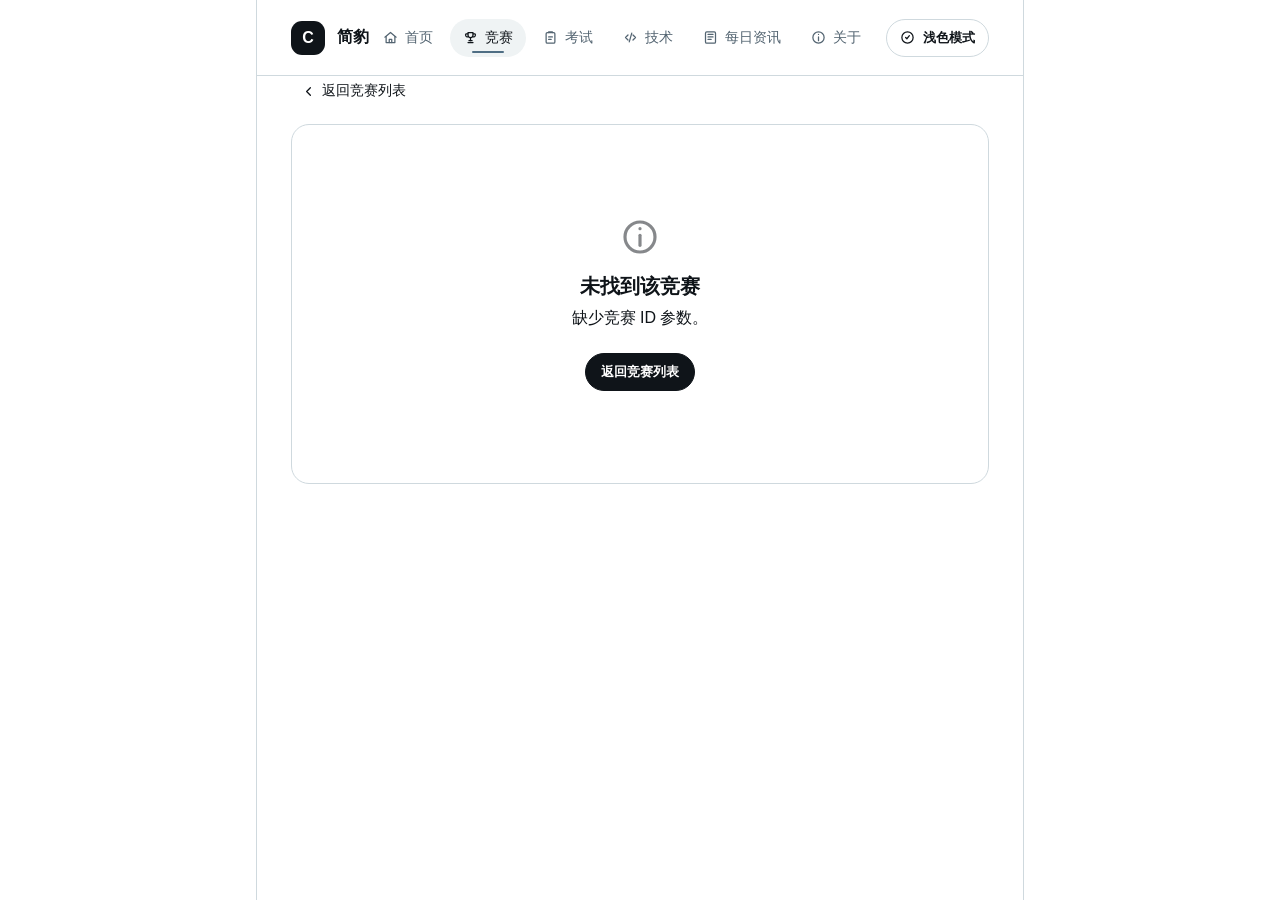
<file: pages/competitions/detail.html>
<!DOCTYPE html>
<html lang="zh-CN">
<head>
<meta charset="UTF-8">
<meta name="viewport" content="width=device-width, initial-scale=1.0">
<title>竞赛详情 - 简豹</title>
<link rel="icon" href="../../assets/images/favicon.svg" type="image/svg+xml">
<link rel="stylesheet" href="../../assets/css/style.css">
</head>
<body data-theme="x-light">
<svg width="0" height="0" aria-hidden="true" focusable="false" style="position:absolute">
  <symbol id="i-home" viewBox="0 0 24 24"><path d="M3 11.5 12 4l9 7.5"/><path d="M5 10.5V20h14v-9.5"/><path d="M10 20v-5h4v5"/></symbol>
  <symbol id="i-trophy" viewBox="0 0 24 24"><path d="M8 4h8v4a4 4 0 0 1-8 0z"/><path d="M8 6H5a3 3 0 0 0 3 5"/><path d="M16 6h3a3 3 0 0 1-3 5"/><path d="M12 12v5"/><path d="M8 20h8"/><path d="M9.5 17h5"/></symbol>
  <symbol id="i-exam" viewBox="0 0 24 24"><rect x="5" y="4" width="14" height="17" rx="2"/><path d="M9 4V3h6v1"/><path d="M9 11h6"/><path d="M9 15h4"/></symbol>
  <symbol id="i-code" viewBox="0 0 24 24"><path d="m8 8-4 4 4 4"/><path d="m16 8 4 4-4 4"/><path d="m14 5-4 14"/></symbol>
  <symbol id="i-news" viewBox="0 0 24 24"><rect x="4" y="3" width="16" height="18" rx="2"/><path d="M8 7h8"/><path d="M8 11h8"/><path d="M8 15h5"/></symbol>
  <symbol id="i-info" viewBox="0 0 24 24"><circle cx="12" cy="12" r="9"/><path d="M12 11v6"/><path d="M12 7h.01"/></symbol>
  <symbol id="i-category" viewBox="0 0 24 24"><path d="M4 5h7v7H4z"/><path d="M13 5h7v7h-7z"/><path d="M4 14h7v5H4z"/><path d="M13 14h7v5h-7z"/></symbol>
  <symbol id="i-status" viewBox="0 0 24 24"><path d="M9 12l2 2 4-5"/><circle cx="12" cy="12" r="9"/></symbol>
  <symbol id="i-list" viewBox="0 0 24 24"><path d="M8 6h12"/><path d="M8 12h12"/><path d="M8 18h12"/><path d="M4 6h.01"/><path d="M4 12h.01"/><path d="M4 18h.01"/></symbol>
  <symbol id="i-calendar" viewBox="0 0 24 24"><rect x="4" y="5" width="16" height="15" rx="3"/><path d="M8 3v4"/><path d="M16 3v4"/><path d="M4 10h16"/></symbol>
  <symbol id="i-medal" viewBox="0 0 24 24"><circle cx="12" cy="14" r="5"/><path d="M9 3h6l-1.5 6h-3z"/><path d="m9 3 3 6 3-6"/></symbol>
  <symbol id="i-arrow" viewBox="0 0 24 24"><path d="M5 12h14"/><path d="m13 6 6 6-6 6"/></symbol>
  <symbol id="i-doc" viewBox="0 0 24 24"><path d="M7 3h7l4 4v14H7z"/><path d="M14 3v5h5"/><path d="M9 13h6"/><path d="M9 17h6"/></symbol>
  <symbol id="i-grid" viewBox="0 0 24 24"><path d="M4 4h7v7H4z"/><path d="M13 4h7v7h-7z"/><path d="M4 13h7v7H4z"/><path d="M13 13h7v7h-7z"/></symbol>
  <symbol id="i-clock" viewBox="0 0 24 24"><circle cx="12" cy="12" r="9"/><path d="M12 7v5l3 2"/></symbol>
  <symbol id="i-unlock" viewBox="0 0 24 24"><rect x="5" y="10" width="14" height="10" rx="3"/><path d="M8 10V8a4 4 0 0 1 7.5-2"/></symbol>
  <symbol id="i-lock" viewBox="0 0 24 24"><rect x="5" y="10" width="14" height="10" rx="3"/><path d="M8 10V8a4 4 0 0 1 8 0v2"/></symbol>
  <symbol id="i-check" viewBox="0 0 24 24"><path d="m5 12 4 4L19 6"/></symbol>
  <symbol id="i-chevron-left" viewBox="0 0 24 24"><path d="m15 6-6 6 6 6"/></symbol>
  <symbol id="i-bulb" viewBox="0 0 24 24"><path d="M9 18h6"/><path d="M10 21h4"/><path d="M12 3a6 6 0 0 0-4 10.5c.6.6 1 1.4 1 2.5h6c0-1.1.4-1.9 1-2.5A6 6 0 0 0 12 3z"/></symbol>
  <symbol id="i-book" viewBox="0 0 24 24"><path d="M4 5a2 2 0 0 1 2-2h13v18H6a2 2 0 0 1-2-2z"/><path d="M4 5v14"/><path d="M9 7h6"/></symbol>
  <symbol id="i-globe" viewBox="0 0 24 24"><circle cx="12" cy="12" r="9"/><path d="M3 12h18"/><path d="M12 3a14 14 0 0 1 0 18"/><path d="M12 3a14 14 0 0 0 0 18"/></symbol>
  <symbol id="i-users" viewBox="0 0 24 24"><path d="M16 21v-2a4 4 0 0 0-4-4H6a4 4 0 0 0-4 4v2"/><circle cx="9" cy="7" r="4"/><path d="M22 21v-2a4 4 0 0 0-3-3.87"/><path d="M16 3.13a4 4 0 0 1 0 7.75"/></symbol>
</svg>

<div class="page-shell">
  <main class="main-column">
    <header class="topbar">
      <a href="../../index.html" class="brand">
        <span class="brand-mark">C</span>
        <span>简豹</span>
      </a>
      <div class="top-actions">
        <nav class="nav" aria-label="主导航">
          <a href="../../index.html" class="nav-link"><svg class="icon-sm icon"><use href="#i-home"/></svg>首页</a>
          <a href="../../pages/competitions/index.html" class="nav-link active"><svg class="icon-sm icon"><use href="#i-trophy"/></svg>竞赛</a>
          <a href="../../pages/exams/index.html" class="nav-link"><svg class="icon-sm icon"><use href="#i-exam"/></svg>考试</a>
          <a href="../../pages/tech/index.html" class="nav-link"><svg class="icon-sm icon"><use href="#i-code"/></svg>技术</a>
          <a href="../../pages/daily-news/index.html" class="nav-link"><svg class="icon-sm icon"><use href="#i-news"/></svg>每日资讯</a>
          <a href="../../pages/about/index.html" class="nav-link"><svg class="icon-sm icon"><use href="#i-info"/></svg>关于</a>
        </nav>
        <button class="theme-toggle" id="themeToggle" type="button" aria-label="切换主题">
          <svg class="icon-sm icon"><use href="#i-status"/></svg>
          <span>浅色模式</span>
        </button>
      </div>
    </header>

    <div class="inner">
      <a href="index.html" class="back-link">
        <svg class="icon-sm icon"><use href="#i-chevron-left"/></svg>
        返回竞赛列表
      </a>

      <article class="exam-detail competition-detail" id="competitionDetail">
        <div class="loading-state" style="text-align:center;padding:60px 0;color:var(--text-secondary,#666);">
          <p>正在加载详情...</p>
        </div>
      </article>
    </div>
  </main>
</div>

<script src="../../assets/js/main.js"></script>
<script src="../../assets/js/content-utils.js"></script>
<script src="../../assets/js/competition-detail.js"></script>
</body>
</html>
</file>
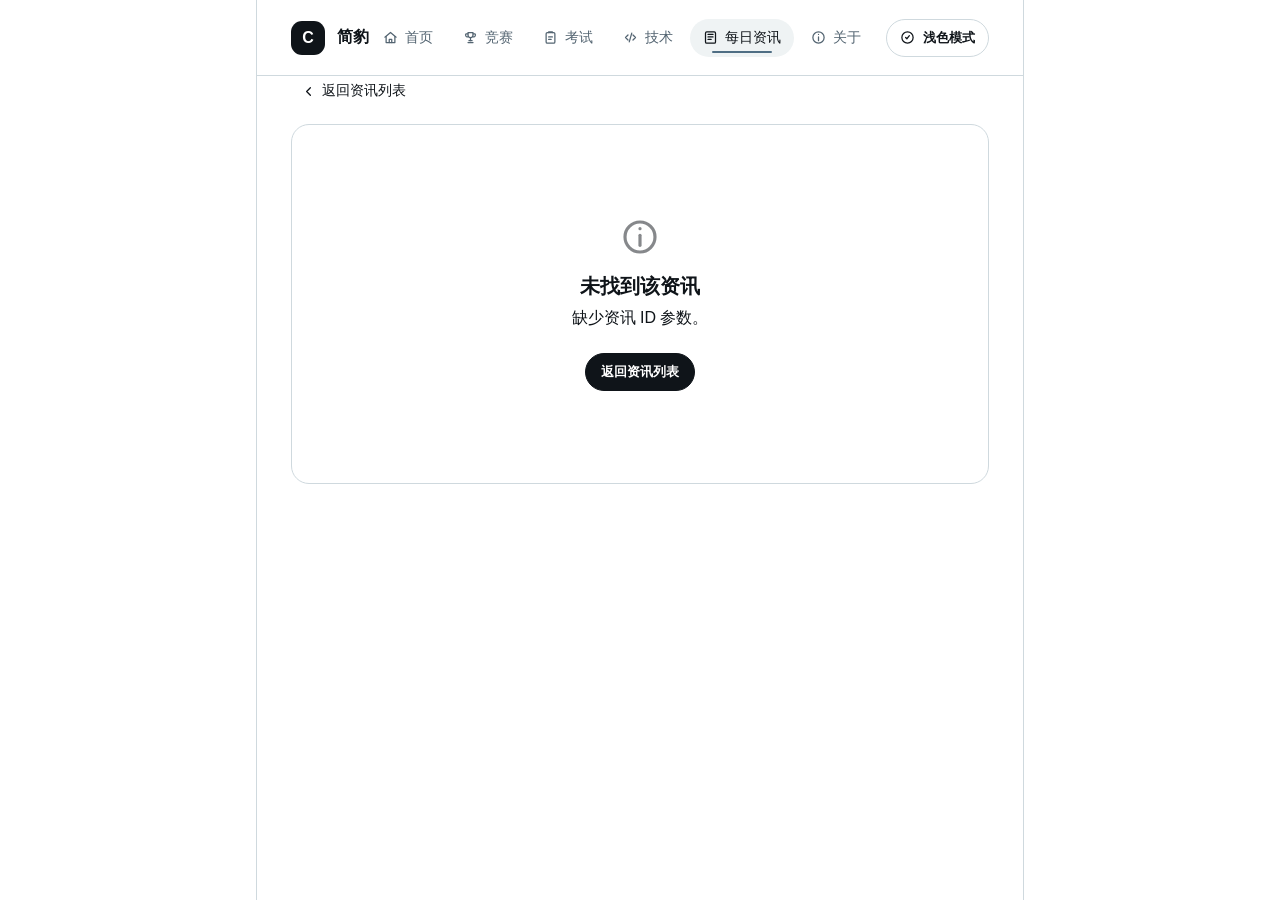
<file: pages/daily-news/detail.html>
<!DOCTYPE html>
<html lang="zh-CN">
<head>
<meta charset="UTF-8">
<meta name="viewport" content="width=device-width, initial-scale=1.0">
<title>资讯详情 - 简豹</title>
<link rel="icon" href="../../assets/images/favicon.svg" type="image/svg+xml">
<link rel="stylesheet" href="../../assets/css/style.css">
</head>
<body data-theme="x-light">
<svg width="0" height="0" aria-hidden="true" focusable="false" style="position:absolute">
  <symbol id="i-home" viewBox="0 0 24 24"><path d="M3 11.5 12 4l9 7.5"/><path d="M5 10.5V20h14v-9.5"/><path d="M10 20v-5h4v5"/></symbol>
  <symbol id="i-news" viewBox="0 0 24 24"><rect x="4" y="3" width="16" height="18" rx="2"/><path d="M8 7h8"/><path d="M8 11h8"/><path d="M8 15h5"/></symbol>
  <symbol id="i-info" viewBox="0 0 24 24"><circle cx="12" cy="12" r="9"/><path d="M12 11v6"/><path d="M12 7h.01"/></symbol>
  <symbol id="i-code" viewBox="0 0 24 24"><path d="m8 8-4 4 4 4"/><path d="m16 8 4 4-4 4"/><path d="m14 5-4 14"/></symbol>
  <symbol id="i-trophy" viewBox="0 0 24 24"><path d="M8 4h8v4a4 4 0 0 1-8 0z"/><path d="M8 6H5a3 3 0 0 0 3 5"/><path d="M16 6h3a3 3 0 0 1-3 5"/><path d="M12 12v5"/><path d="M8 20h8"/><path d="M9.5 17h5"/></symbol>
  <symbol id="i-exam" viewBox="0 0 24 24"><rect x="5" y="4" width="14" height="17" rx="2"/><path d="M9 4V3h6v1"/><path d="M9 11h6"/><path d="M9 15h4"/></symbol>
  <symbol id="i-bot" viewBox="0 0 24 24"><rect x="5" y="8" width="14" height="11" rx="4"/><path d="M12 8V4"/><path d="M9 13h.01"/><path d="M15 13h.01"/><path d="M9.5 17h5"/></symbol>
  <symbol id="i-sports" viewBox="0 0 24 24"><circle cx="12" cy="12" r="9"/><path d="M12 12c2.5-2.5 5-4 7-2s1 5.5-1.5 7.5-6.5 2-8.5 0-3-5.5-1-7.5 4.5-.5 7 2z"/><path d="M12 12 7 7"/><path d="m12 12 5 5"/></symbol>
  <symbol id="i-arrow" viewBox="0 0 24 24"><path d="M5 12h14"/><path d="m13 6 6 6-6 6"/></symbol>
  <symbol id="i-chevron-left" viewBox="0 0 24 24"><path d="m15 6-6 6 6 6"/></symbol>
  <symbol id="i-calendar" viewBox="0 0 24 24"><rect x="4" y="5" width="16" height="15" rx="3"/><path d="M8 3v4"/><path d="M16 3v4"/><path d="M4 10h16"/></symbol>
  <symbol id="i-status" viewBox="0 0 24 24"><path d="M9 12l2 2 4-5"/><circle cx="12" cy="12" r="9"/></symbol>
  <symbol id="i-bulb" viewBox="0 0 24 24"><path d="M9 18h6"/><path d="M10 21h4"/><path d="M12 3a6 6 0 0 0-4 10.5c.6.6 1 1.4 1 2.5h6c0-1.1.4-1.9 1-2.5A6 6 0 0 0 12 3z"/></symbol>
</svg>

<div class="page-shell">
  <main class="main-column">
    <header class="topbar">
      <a href="../../index.html" class="brand">
        <span class="brand-mark">C</span>
        <span>简豹</span>
      </a>
      <div class="top-actions">
        <nav class="nav" aria-label="主导航">
          <a href="../../index.html" class="nav-link"><svg class="icon-sm icon"><use href="#i-home"/></svg>首页</a>
          <a href="../../pages/competitions/index.html" class="nav-link"><svg class="icon-sm icon"><use href="#i-trophy"/></svg>竞赛</a>
          <a href="../../pages/exams/index.html" class="nav-link"><svg class="icon-sm icon"><use href="#i-exam"/></svg>考试</a>
          <a href="../../pages/tech/index.html" class="nav-link"><svg class="icon-sm icon"><use href="#i-code"/></svg>技术</a>
          <a href="../../pages/daily-news/index.html" class="nav-link active"><svg class="icon-sm icon"><use href="#i-news"/></svg>每日资讯</a>
          <a href="../../pages/about/index.html" class="nav-link"><svg class="icon-sm icon"><use href="#i-info"/></svg>关于</a>
        </nav>
        <button class="theme-toggle" id="themeToggle" type="button" aria-label="切换主题">
          <svg class="icon-sm icon"><use href="#i-status"/></svg>
          <span>浅色模式</span>
        </button>
      </div>
    </header>

    <div class="inner">
      <a href="index.html" class="back-link">
        <svg class="icon-sm icon"><use href="#i-chevron-left"/></svg>
        返回资讯列表
      </a>

      <article class="news-detail" id="newsDetail">
        <!-- detail.js 渲染 -->
        <div class="loading-state" style="text-align:center;padding:60px 0;color:var(--text-secondary,#666);">
          <p>正在加载详情...</p>
        </div>
      </article>
    </div>
  </main>
</div>

<script src="../../assets/js/main.js"></script>
<script src="../../assets/js/content-utils.js"></script>
<script src="../../assets/js/daily-news-detail.js"></script>
</body>
</html>
</file>
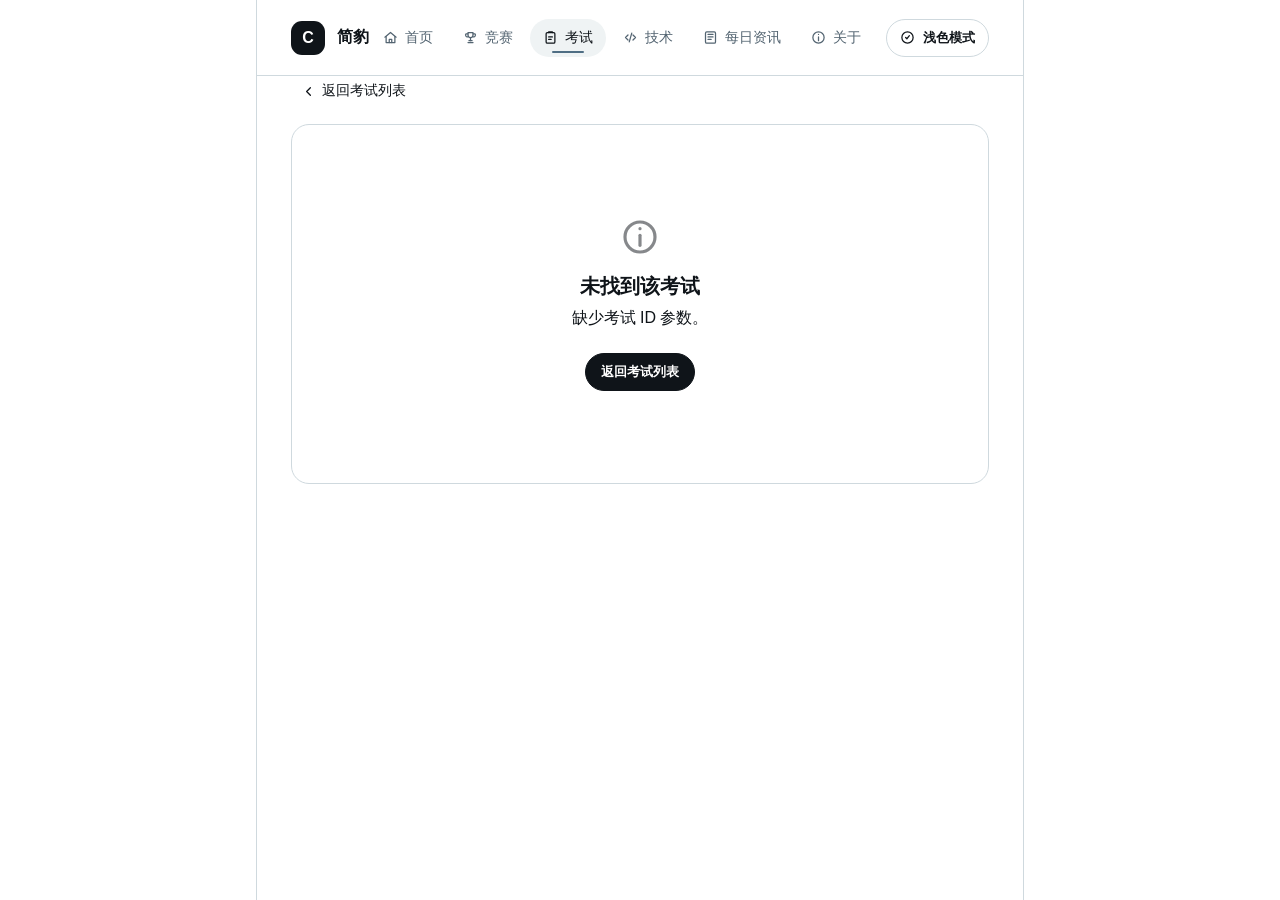
<file: pages/exams/detail.html>
<!DOCTYPE html>
<html lang="zh-CN">
<head>
<meta charset="UTF-8">
<meta name="viewport" content="width=device-width, initial-scale=1.0">
<title>考试详情 - 简豹</title>
<link rel="icon" href="../../assets/images/favicon.svg" type="image/svg+xml">
<link rel="stylesheet" href="../../assets/css/style.css">
</head>
<body data-theme="x-light">
<svg width="0" height="0" aria-hidden="true" focusable="false" style="position:absolute">
  <symbol id="i-home" viewBox="0 0 24 24"><path d="M3 11.5 12 4l9 7.5"/><path d="M5 10.5V20h14v-9.5"/><path d="M10 20v-5h4v5"/></symbol>
  <symbol id="i-trophy" viewBox="0 0 24 24"><path d="M8 4h8v4a4 4 0 0 1-8 0z"/><path d="M8 6H5a3 3 0 0 0 3 5"/><path d="M16 6h3a3 3 0 0 1-3 5"/><path d="M12 12v5"/><path d="M8 20h8"/><path d="M9.5 17h5"/></symbol>
  <symbol id="i-exam" viewBox="0 0 24 24"><rect x="5" y="4" width="14" height="17" rx="2"/><path d="M9 4V3h6v1"/><path d="M9 11h6"/><path d="M9 15h4"/></symbol>
  <symbol id="i-code" viewBox="0 0 24 24"><path d="m8 8-4 4 4 4"/><path d="m16 8 4 4-4 4"/><path d="m14 5-4 14"/></symbol>
  <symbol id="i-news" viewBox="0 0 24 24"><rect x="4" y="3" width="16" height="18" rx="2"/><path d="M8 7h8"/><path d="M8 11h8"/><path d="M8 15h5"/></symbol>
  <symbol id="i-info" viewBox="0 0 24 24"><circle cx="12" cy="12" r="9"/><path d="M12 11v6"/><path d="M12 7h.01"/></symbol>
  <symbol id="i-category" viewBox="0 0 24 24"><path d="M4 5h7v7H4z"/><path d="M13 5h7v7h-7z"/><path d="M4 14h7v5H4z"/><path d="M13 14h7v5h-7z"/></symbol>
  <symbol id="i-status" viewBox="0 0 24 24"><path d="M9 12l2 2 4-5"/><circle cx="12" cy="12" r="9"/></symbol>
  <symbol id="i-list" viewBox="0 0 24 24"><path d="M8 6h12"/><path d="M8 12h12"/><path d="M8 18h12"/><path d="M4 6h.01"/><path d="M4 12h.01"/><path d="M4 18h.01"/></symbol>
  <symbol id="i-calendar" viewBox="0 0 24 24"><rect x="4" y="5" width="16" height="15" rx="3"/><path d="M8 3v4"/><path d="M16 3v4"/><path d="M4 10h16"/></symbol>
  <symbol id="i-medal" viewBox="0 0 24 24"><circle cx="12" cy="14" r="5"/><path d="M9 3h6l-1.5 6h-3z"/><path d="m9 3 3 6 3-6"/></symbol>
  <symbol id="i-arrow" viewBox="0 0 24 24"><path d="M5 12h14"/><path d="m13 6 6 6-6 6"/></symbol>
  <symbol id="i-doc" viewBox="0 0 24 24"><path d="M7 3h7l4 4v14H7z"/><path d="M14 3v5h5"/><path d="M9 13h6"/><path d="M9 17h6"/></symbol>
  <symbol id="i-grid" viewBox="0 0 24 24"><path d="M4 4h7v7H4z"/><path d="M13 4h7v7h-7z"/><path d="M4 13h7v7H4z"/><path d="M13 13h7v7h-7z"/></symbol>
  <symbol id="i-clock" viewBox="0 0 24 24"><circle cx="12" cy="12" r="9"/><path d="M12 7v5l3 2"/></symbol>
  <symbol id="i-unlock" viewBox="0 0 24 24"><rect x="5" y="10" width="14" height="10" rx="3"/><path d="M8 10V8a4 4 0 0 1 7.5-2"/></symbol>
  <symbol id="i-lock" viewBox="0 0 24 24"><rect x="5" y="10" width="14" height="10" rx="3"/><path d="M8 10V8a4 4 0 0 1 8 0v2"/></symbol>
  <symbol id="i-check" viewBox="0 0 24 24"><path d="m5 12 4 4L19 6"/></symbol>
  <symbol id="i-chevron-left" viewBox="0 0 24 24"><path d="m15 6-6 6 6 6"/></symbol>
  <symbol id="i-bulb" viewBox="0 0 24 24"><path d="M9 18h6"/><path d="M10 21h4"/><path d="M12 3a6 6 0 0 0-4 10.5c.6.6 1 1.4 1 2.5h6c0-1.1.4-1.9 1-2.5A6 6 0 0 0 12 3z"/></symbol>
  <symbol id="i-book" viewBox="0 0 24 24"><path d="M4 5a2 2 0 0 1 2-2h13v18H6a2 2 0 0 1-2-2z"/><path d="M4 5v14"/><path d="M9 7h6"/></symbol>
  <symbol id="i-globe" viewBox="0 0 24 24"><circle cx="12" cy="12" r="9"/><path d="M3 12h18"/><path d="M12 3a14 14 0 0 1 0 18"/><path d="M12 3a14 14 0 0 0 0 18"/></symbol>
</svg>

<div class="page-shell">
  <main class="main-column">
    <header class="topbar">
      <a href="../../index.html" class="brand">
        <span class="brand-mark">C</span>
        <span>简豹</span>
      </a>
      <div class="top-actions">
        <nav class="nav" aria-label="主导航">
          <a href="../../index.html" class="nav-link"><svg class="icon-sm icon"><use href="#i-home"/></svg>首页</a>
          <a href="../../pages/competitions/index.html" class="nav-link"><svg class="icon-sm icon"><use href="#i-trophy"/></svg>竞赛</a>
          <a href="../../pages/exams/index.html" class="nav-link active"><svg class="icon-sm icon"><use href="#i-exam"/></svg>考试</a>
          <a href="../../pages/tech/index.html" class="nav-link"><svg class="icon-sm icon"><use href="#i-code"/></svg>技术</a>
          <a href="../../pages/daily-news/index.html" class="nav-link"><svg class="icon-sm icon"><use href="#i-news"/></svg>每日资讯</a>
          <a href="../../pages/about/index.html" class="nav-link"><svg class="icon-sm icon"><use href="#i-info"/></svg>关于</a>
        </nav>
        <button class="theme-toggle" id="themeToggle" type="button" aria-label="切换主题">
          <svg class="icon-sm icon"><use href="#i-status"/></svg>
          <span>浅色模式</span>
        </button>
      </div>
    </header>

    <div class="inner">
      <a href="index.html" class="back-link">
        <svg class="icon-sm icon"><use href="#i-chevron-left"/></svg>
        返回考试列表
      </a>

      <article class="exam-detail" id="examDetail">
        <div class="loading-state" style="text-align:center;padding:60px 0;color:var(--text-secondary,#666);">
          <p>正在加载详情...</p>
        </div>
      </article>
    </div>
  </main>
</div>

<script src="../../assets/js/main.js"></script>
<script src="../../assets/js/content-utils.js"></script>
<script src="../../assets/js/exam-detail.js"></script>
</body>
</html>
</file>
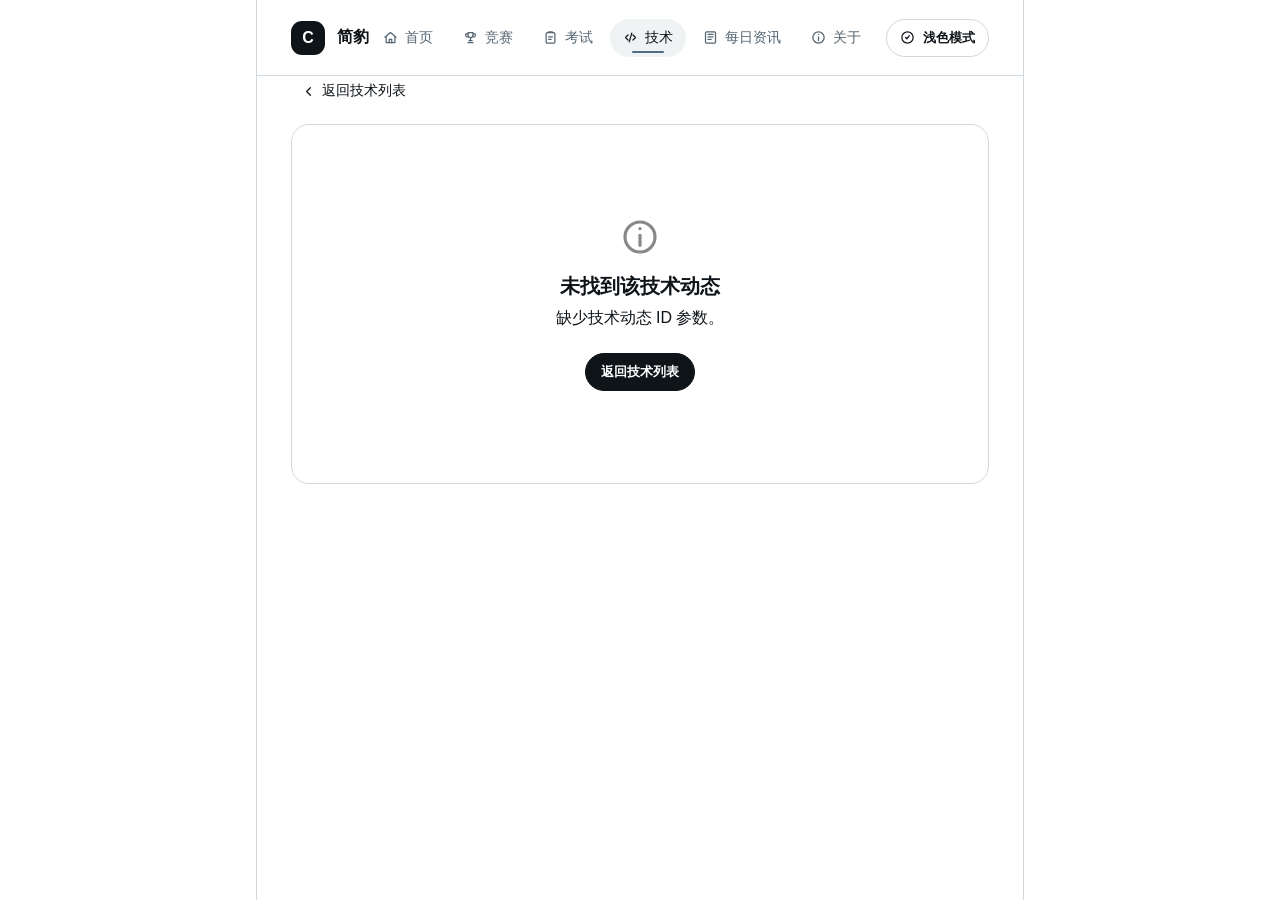
<file: pages/tech/detail.html>
<!DOCTYPE html>
<html lang="zh-CN">
<head>
<meta charset="UTF-8">
<meta name="viewport" content="width=device-width, initial-scale=1.0">
<title>技术详情 - 简豹</title>
<link rel="icon" href="../../assets/images/favicon.svg" type="image/svg+xml">
<link rel="stylesheet" href="../../assets/css/style.css">
</head>
<body data-theme="x-light">
<svg width="0" height="0" aria-hidden="true" focusable="false" style="position:absolute">
  <symbol id="i-home" viewBox="0 0 24 24"><path d="M3 11.5 12 4l9 7.5"/><path d="M5 10.5V20h14v-9.5"/><path d="M10 20v-5h4v5"/></symbol>
  <symbol id="i-news" viewBox="0 0 24 24"><rect x="4" y="3" width="16" height="18" rx="2"/><path d="M8 7h8"/><path d="M8 11h8"/><path d="M8 15h5"/></symbol>
  <symbol id="i-info" viewBox="0 0 24 24"><circle cx="12" cy="12" r="9"/><path d="M12 11v6"/><path d="M12 7h.01"/></symbol>
  <symbol id="i-code" viewBox="0 0 24 24"><path d="m8 8-4 4 4 4"/><path d="m16 8 4 4-4 4"/><path d="m14 5-4 14"/></symbol>
  <symbol id="i-trophy" viewBox="0 0 24 24"><path d="M8 4h8v4a4 4 0 0 1-8 0z"/><path d="M8 6H5a3 3 0 0 0 3 5"/><path d="M16 6h3a3 3 0 0 1-3 5"/><path d="M12 12v5"/><path d="M8 20h8"/><path d="M9.5 17h5"/></symbol>
  <symbol id="i-exam" viewBox="0 0 24 24"><rect x="5" y="4" width="14" height="17" rx="2"/><path d="M9 4V3h6v1"/><path d="M9 11h6"/><path d="M9 15h4"/></symbol>
  <symbol id="i-bot" viewBox="0 0 24 24"><rect x="5" y="8" width="14" height="11" rx="4"/><path d="M12 8V4"/><path d="M9 13h.01"/><path d="M15 13h.01"/><path d="M9.5 17h5"/></symbol>
  <symbol id="i-chip" viewBox="0 0 24 24"><rect x="6" y="6" width="12" height="12" rx="2"/><path d="M9 9h6v6H9z"/><path d="M9 2v2"/><path d="M15 2v2"/><path d="M9 20v2"/><path d="M15 20v2"/><path d="M2 9h2"/><path d="M2 15h2"/><path d="M20 9h2"/><path d="M20 15h2"/></symbol>
  <symbol id="i-status" viewBox="0 0 24 24"><path d="M9 12l2 2 4-5"/><circle cx="12" cy="12" r="9"/></symbol>
  <symbol id="i-github" viewBox="0 0 24 24"><path d="M12 2C6.48 2 2 6.58 2 12.26c0 4.5 2.87 8.32 6.84 9.67.5.1.68-.22.68-.5 0-.24 0-.87-.01-1.7-2.78.62-3.37-1.37-3.37-1.37-.45-1.18-1.11-1.5-1.11-1.5-.9-.64.07-.62.07-.62 1 .07 1.53 1.06 1.53 1.06.89 1.57 2.34 1.12 2.91.86.09-.67.35-1.12.63-1.38-2.22-.26-4.56-1.14-4.56-5.06 0-1.12.39-2.03 1.03-2.75-.1-.26-.45-1.3.1-2.7 0 0 .84-.28 2.75 1.05a9.38 9.38 0 0 1 5 0c1.91-1.33 2.75-1.05 2.75-1.05.55 1.4.2 2.44.1 2.7.64.72 1.03 1.63 1.03 2.75 0 3.94-2.34 4.8-4.57 5.06.36.32.68.94.68 1.9 0 1.37-.01 2.48-.01 2.82 0 .27.18.6.69.5C19.14 20.57 22 16.75 22 12.26 22 6.58 17.52 2 12 2z"/></symbol>
  <symbol id="i-arrow" viewBox="0 0 24 24"><path d="M5 12h14"/><path d="m13 6 6 6-6 6"/></symbol>
  <symbol id="i-chevron-left" viewBox="0 0 24 24"><path d="m15 6-6 6 6 6"/></symbol>
  <symbol id="i-calendar" viewBox="0 0 24 24"><rect x="4" y="5" width="16" height="15" rx="3"/><path d="M8 3v4"/><path d="M16 3v4"/><path d="M4 10h16"/></symbol>
</svg>

<div class="page-shell">
  <main class="main-column">
    <header class="topbar">
      <a href="../../index.html" class="brand">
        <span class="brand-mark">C</span>
        <span>简豹</span>
      </a>
      <div class="top-actions">
        <nav class="nav" aria-label="主导航">
          <a href="../../index.html" class="nav-link"><svg class="icon-sm icon"><use href="#i-home"/></svg>首页</a>
          <a href="../../pages/competitions/index.html" class="nav-link"><svg class="icon-sm icon"><use href="#i-trophy"/></svg>竞赛</a>
          <a href="../../pages/exams/index.html" class="nav-link"><svg class="icon-sm icon"><use href="#i-exam"/></svg>考试</a>
          <a href="../../pages/tech/index.html" class="nav-link active"><svg class="icon-sm icon"><use href="#i-code"/></svg>技术</a>
          <a href="../../pages/daily-news/index.html" class="nav-link"><svg class="icon-sm icon"><use href="#i-news"/></svg>每日资讯</a>
          <a href="../../pages/about/index.html" class="nav-link"><svg class="icon-sm icon"><use href="#i-info"/></svg>关于</a>
        </nav>
        <button class="theme-toggle" id="themeToggle" type="button" aria-label="切换主题">
          <svg class="icon-sm icon"><use href="#i-status"/></svg>
          <span>浅色模式</span>
        </button>
      </div>
    </header>

    <div class="inner">
      <a href="index.html" class="back-link">
        <svg class="icon-sm icon"><use href="#i-chevron-left"/></svg>
        返回技术列表
      </a>

      <article class="news-detail" id="techDetail">
        <div class="loading-state" style="text-align:center;padding:60px 0;color:var(--text-secondary,#666);">
          <p>正在加载详情...</p>
        </div>
      </article>
    </div>
  </main>
</div>

<script src="../../assets/js/main.js"></script>
<script src="../../assets/js/content-utils.js"></script>
<script src="../../assets/js/tech-detail.js"></script>
</body>
</html>
</file>
<file: assets/css/style.css>
:root{
  color-scheme:dark;
  --space:#000000;
  --navy:#0F1419;
  --blue:#1D9BF0;
  --mist:#71767B;
  --ice:#E7E9EA;
  --panel:#0F1419;
  --panel-2:#16181C;
  --line:#2F3336;
  --line-strong:#536471;
  --text:#E7E9EA;
  --muted:#71767B;
  --soft:#536471;
  --disabled:#4D545A;
  --accent:#1D9BF0;
  --option-accent:#8AB4D6;
  --option-accent-soft:rgba(138,180,214,.12);
  --focus-ring:rgba(29,155,240,.16);
  --control-hover:rgba(231,233,234,.08);
  --solid-action-bg:#E7E9EA;
  --solid-action-text:#000000;
  --brand-mark-bg:#E7E9EA;
  --brand-mark-text:#000000;
  --radius:14px;
  --radius-sm:10px;
  --font:"Inter","Noto Sans SC","PingFang SC","Microsoft YaHei",Arial,sans-serif;
}

body[data-theme="x-light"]{
  color-scheme:light;
  --space:#FFFFFF;
  --navy:#F7F9F9;
  --blue:#1D9BF0;
  --mist:#536471;
  --ice:#0F1419;
  --panel:#FFFFFF;
  --panel-2:#EFF3F4;
  --line:#CFD9DE;
  --line-strong:#8B98A5;
  --text:#0F1419;
  --muted:#536471;
  --soft:#71767B;
  --disabled:#AAB8C2;
  --accent:#1D9BF0;
  --option-accent:#4F6E84;
  --option-accent-soft:#EFF3F4;
  --focus-ring:rgba(29,155,240,.16);
  --control-hover:#EFF3F4;
  --status-pending-text:#536471;
  --status-pending-line:#CFD9DE;
  --status-pending-bg:#F7F9F9;
  --status-open-text:#0F6FAE;
  --status-open-line:rgba(29,155,240,.44);
  --status-open-bg:rgba(29,155,240,.10);
  --status-closed-text:#71767B;
  --status-closed-line:#CFD9DE;
  --status-closed-bg:#EFF3F4;
  --status-ongoing-text:#7C3AED;
  --status-ongoing-line:rgba(124,58,237,.44);
  --status-ongoing-bg:rgba(124,58,237,.10);
  --status-done-text:#536471;
  --status-done-line:#CFD9DE;
  --status-done-bg:#F7F9F9;
  --tier-official-text:#0F6FAE;
  --tier-official-line:rgba(15,111,174,.44);
  --tier-official-bg:rgba(15,111,174,.10);
  --tier-enterprise-text:#059669;
  --tier-enterprise-line:rgba(5,150,105,.44);
  --tier-enterprise-bg:rgba(5,150,105,.10);
  --tier-hobby-text:#71767B;
  --tier-hobby-line:#CFD9DE;
  --tier-hobby-bg:#EFF3F4;
  --solid-action-bg:#0F1419;
  --solid-action-text:#FFFFFF;
  --brand-mark-bg:#0F1419;
  --brand-mark-text:#FFFFFF;
}

*{box-sizing:border-box;margin:0;padding:0}
html{background:var(--space)}
body{
  min-height:100vh;
  font-family:var(--font);
  color:var(--text);
  background:var(--space);
  -webkit-font-smoothing:antialiased;
}
button,input{font:inherit}
button{cursor:pointer}

.icon{
  width:18px;
  height:18px;
  stroke:currentColor;
  stroke-width:1.9;
  stroke-linecap:round;
  stroke-linejoin:round;
  fill:none;
  flex:0 0 auto;
}
.icon-sm{width:15px;height:15px;stroke-width:2}

.page-shell{
  min-height:100vh;
  display:grid;
  grid-template-columns:minmax(0,1fr) minmax(720px,60vw) minmax(0,1fr);
}
.main-column{
  grid-column:2;
  min-height:100vh;
  border-left:1px solid var(--line);
  border-right:1px solid var(--line);
  background:var(--space);
}
.inner{
  width:100%;
  padding:0 34px 56px;
}

.topbar{
  position:sticky;
  top:0;
  z-index:100;
  height:76px;
  display:flex;
  align-items:center;
  justify-content:space-between;
  border-bottom:1px solid var(--line);
  padding:0 34px;
  background:var(--space);
  transition:transform .35s cubic-bezier(.4,0,.2,1),box-shadow .35s cubic-bezier(.4,0,.2,1);
}
.topbar.is-hidden{
  transform:translateY(-100%);
}
.topbar.is-visible{
  transform:translateY(0);
  box-shadow:0 4px 20px rgba(0,0,0,.06);
}
.top-actions{
  display:flex;
  align-items:center;
  gap:12px;
}
.theme-toggle{
  display:inline-flex;
  align-items:center;
  gap:8px;
  min-height:38px;
  padding:0 13px;
  border:1px solid var(--line);
  border-radius:999px;
  color:var(--text);
  background:var(--panel);
  font-size:13px;
  font-weight:720;
}
.theme-toggle:hover{
  background:var(--control-hover);
  border-color:var(--line-strong);
}
.brand{
  display:flex;
  align-items:center;
  gap:12px;
  font-weight:760;
  letter-spacing:.01em;
  color:var(--text);
  text-decoration:none;
}
.brand-mark{
  width:34px;
  height:34px;
  display:grid;
  place-items:center;
  border-radius:11px;
  color:var(--brand-mark-text);
  background:var(--brand-mark-bg);
  font-weight:850;
}
.nav{
  display:flex;
  align-items:center;
  gap:4px;
}
.nav-scroll-track{display:contents}
.nav-link{
  position:relative;
  display:flex;
  align-items:center;
  gap:7px;
  padding:10px 13px;
  border:0;
  border-radius:999px;
  color:var(--muted);
  background:transparent;
  font-size:14px;
  text-decoration:none;
}
.nav-link.active{
  color:var(--text);
  background:var(--control-hover);
}
.nav-link.active::after{
  content:"";
  position:absolute;
  left:22px;
  right:22px;
  bottom:4px;
  height:2px;
  border-radius:999px;
  background:var(--option-accent);
}

.title-row{
  display:flex;
  align-items:flex-end;
  justify-content:space-between;
  gap:24px;
  padding:42px 0 24px;
}
.eyebrow{
  display:inline-flex;
  align-items:center;
  gap:8px;
  color:var(--option-accent);
  font-size:13px;
  font-weight:700;
  letter-spacing:.08em;
  text-transform:uppercase;
  margin-bottom:10px;
}
.eyebrow-title{
  font-size:28px;
  font-weight:800;
  letter-spacing:-.025em;
  text-transform:none;
}
h1{
  font-size:42px;
  line-height:1.05;
  letter-spacing:-.035em;
}
.subtitle{
  margin-top:12px;
  color:var(--muted);
  font-size:15px;
}
.count-pill{
  display:inline-flex;
  align-items:center;
  gap:8px;
  min-width:148px;
  justify-content:center;
  padding:10px 14px;
  color:var(--text);
  border:1px solid var(--line);
  border-radius:999px;
  background:var(--panel-2);
  font-size:13px;
  white-space:nowrap;
}

.filter-panel{
  border:1px solid var(--line);
  border-radius:18px;
  background:var(--panel);
  padding:26px;
}
.filter-row{
  display:grid;
  grid-template-columns:118px 1fr;
  gap:18px;
  align-items:center;
}
.filter-row + .filter-row{margin-top:22px}
.filter-label{
  display:flex;
  align-items:center;
  gap:8px;
  color:var(--text);
  font-size:15px;
  font-weight:720;
}
.filter-scroll{
  position:relative;
  overflow-x:auto;
  -webkit-overflow-scrolling:touch;
  scrollbar-width:none;
  -ms-overflow-style:none;
  cursor:grab;
  user-select:none;
  -webkit-user-select:none;
  overscroll-behavior-x:contain;
}
.filter-scroll::-webkit-scrollbar{display:none}
.filter-scroll.is-dragging{cursor:grabbing}
.filter-scroll::before,
.filter-scroll::after{
  content:"";
  position:absolute;
  top:0;
  bottom:0;
  width:20px;
  pointer-events:none;
  opacity:0;
  transition:opacity .2s;
  z-index:2;
}
.filter-scroll::before{
  left:0;
  background:linear-gradient(to right, var(--panel), transparent);
}
.filter-scroll::after{
  right:0;
  background:linear-gradient(to left, var(--panel), transparent);
}
.filter-scroll.is-scrollable:not(.is-scroll-start)::before{opacity:1}
.filter-scroll.is-scrollable:not(.is-scroll-end)::after{opacity:1}
.filter-slider{
  grid-column:2;
  margin-top:8px;
  padding:0 10px;
  user-select:none;
  -webkit-user-select:none;
}
.filter-slider[hidden]{display:none}
.filter-slider-track{
  position:relative;
  height:5px;
  border-radius:999px;
  background:var(--panel-2);
  border:1px solid var(--line);
  cursor:pointer;
}
.filter-slider-thumb{
  position:absolute;
  top:0;
  left:0;
  height:100%;
  min-width:40px;
  border-radius:999px;
  background:var(--option-accent);
  transition:width .2s, background .2s;
}
.filter-slider-track:hover .filter-slider-thumb{
  background:var(--accent);
}
.options{
  display:flex;
  align-items:center;
  flex-wrap:wrap;
  gap:10px 18px;
}
.filter-scroll .options{
  flex-wrap:nowrap;
  padding:2px 10px;
}
.filter-scroll .options .option{
  white-space:nowrap;
  flex-shrink:0;
}
.option{
  display:inline-flex;
  align-items:center;
  gap:7px;
  min-height:32px;
  border:0;
  border-radius:999px;
  padding:6px 0;
  color:var(--muted);
  background:transparent;
  font-size:15px;
}
.option:hover{color:var(--text)}
.option:focus-visible,
.calendar-close:focus-visible,
.calendar-nav:focus-visible,
.calendar-day:focus-visible,
.calendar-period-trigger:focus-visible,
.calendar-year-option:focus-visible,
.calendar-month-option:focus-visible{
  outline:3px solid var(--focus-ring);
  outline-offset:3px;
}
.option.active{
  color:var(--option-accent);
  font-weight:720;
}
.option.active .option-dot{background:var(--option-accent)}
.option-dot{
  width:6px;
  height:6px;
  border-radius:50%;
  background:transparent;
  box-shadow:0 0 0 1px currentColor inset;
}
.sr-only{
  position:absolute;
  width:1px;
  height:1px;
  padding:0;
  margin:-1px;
  overflow:hidden;
  clip:rect(0,0,0,0);
  white-space:nowrap;
  border:0;
}
.search-wrap{
  position:relative;
  margin-top:24px;
}
.search-wrap .icon{
  position:absolute;
  left:18px;
  top:50%;
  transform:translateY(-50%);
  color:var(--muted);
}
.search-input{
  width:100%;
  height:48px;
  padding:0 18px 0 48px;
  color:var(--text);
  background:var(--panel-2);
  border:1px solid var(--line);
  border-radius:999px;
  outline:none;
}
.search-input::placeholder{color:var(--soft)}
.search-input:focus{
  border-color:var(--accent);
  box-shadow:0 0 0 3px var(--focus-ring);
}

.content-toolbar{
  display:flex;
  align-items:center;
  justify-content:space-between;
  padding:28px 2px 14px;
  color:var(--muted);
  font-size:14px;
}
.sort-pill{
  display:inline-flex;
  align-items:center;
  gap:8px;
  color:var(--muted);
  border:1px solid var(--line);
  border-radius:999px;
  background:var(--panel);
  padding:8px 12px;
}

.cards{
  display:flex;
  flex-direction:column;
  gap:16px;
}
.empty-state{
  margin-top:16px;
  padding:28px;
  border:1px dashed var(--line-strong);
  border-radius:16px;
  color:var(--muted);
  background:var(--panel-2);
  text-align:center;
  font-size:14px;
}
body.is-date-modal-open{overflow:hidden}
.date-modal[hidden]{display:none}
.date-modal{
  position:fixed;
  inset:0;
  z-index:300;
  display:grid;
  place-items:center;
  padding:20px;
}
.date-modal-backdrop{
  position:absolute;
  inset:0;
  background:rgba(15,20,25,.46);
  backdrop-filter:blur(3px);
}
.date-modal-dialog{
  position:relative;
  z-index:1;
  width:min(100%,380px);
  padding:22px;
  border:1px solid var(--line);
  border-radius:20px;
  color:var(--text);
  background:var(--panel);
  box-shadow:0 24px 70px rgba(15,20,25,.22);
}
.date-modal-header,
.calendar-month-nav,
.date-modal-actions{
  display:flex;
  align-items:center;
  justify-content:space-between;
}
.date-modal-kicker{
  margin-bottom:4px;
  color:var(--option-accent);
  font-size:12px;
  font-weight:720;
  letter-spacing:.08em;
}
.date-modal-header h2{
  font-size:21px;
  letter-spacing:-.02em;
}
.calendar-close,
.calendar-nav{
  display:grid;
  place-items:center;
  border:1px solid var(--line);
  color:var(--text);
  background:var(--panel);
}
.calendar-close{
  width:36px;
  height:36px;
  border-radius:50%;
}
.calendar-month-nav{margin-top:24px}
.calendar-nav{
  width:34px;
  height:34px;
  border-radius:10px;
}
.calendar-close:hover,
.calendar-nav:hover{background:var(--control-hover);border-color:var(--line-strong)}
.calendar-nav:disabled{
  cursor:not-allowed;
  opacity:.38;
}
.calendar-period{position:relative;display:flex;align-items:center;gap:2px}
.calendar-period-trigger{
  display:inline-flex;
  align-items:center;
  gap:4px;
  border:0;
  border-radius:8px;
  padding:7px 5px;
  color:var(--text);
  background:transparent;
  font-size:15px;
  font-weight:760;
}
.calendar-period-trigger:hover{background:var(--control-hover)}
.calendar-year-menu[hidden],
.calendar-month-menu[hidden]{display:none}
.calendar-year-menu,
.calendar-month-menu{
  position:absolute;
  z-index:5;
  top:calc(100% + 8px);
  width:152px;
  padding:6px;
  border:1px solid var(--line);
  border-radius:12px;
  background:var(--panel);
  box-shadow:0 12px 30px rgba(15,20,25,.16);
}
.calendar-year-menu{left:0}
.calendar-month-menu{right:0}
.calendar-year-option,
.calendar-month-option{
  width:100%;
  display:flex;
  align-items:center;
  justify-content:space-between;
  min-height:38px;
  padding:0 10px;
  border:0;
  border-radius:8px;
  color:var(--text);
  background:transparent;
  font-size:14px;
  font-weight:700;
  text-align:left;
}
.calendar-year-option:hover,
.calendar-month-option:hover{background:var(--control-hover)}
.calendar-year-option.is-selected,
.calendar-month-option.is-selected{
  color:var(--option-accent);
  background:var(--option-accent-soft);
}
.calendar-year-option .icon,
.calendar-month-option .icon{visibility:hidden}
.calendar-year-option.is-selected .icon,
.calendar-month-option.is-selected .icon{visibility:visible}
.calendar-weekdays,
.calendar-grid{
  display:grid;
  grid-template-columns:repeat(7,1fr);
  gap:4px;
}
.calendar-weekdays{
  margin-top:18px;
  color:var(--soft);
  text-align:center;
  font-size:12px;
  font-weight:700;
}
.calendar-grid{margin-top:8px}
.calendar-day{
  aspect-ratio:1;
  display:grid;
  place-items:center;
  border:1px solid transparent;
  border-radius:10px;
  color:var(--text);
  background:transparent;
  font-size:14px;
  font-weight:650;
}
.calendar-day:hover{background:var(--control-hover)}
.calendar-day.is-today{border-color:var(--line-strong)}
.calendar-day.is-selected{
  border-color:var(--accent);
  color:var(--solid-action-text);
  background:var(--accent);
}
.calendar-blank{aspect-ratio:1}
.date-modal-actions{
  gap:10px;
  margin-top:20px;
  padding-top:18px;
  border-top:1px solid var(--line);
}
.date-modal-actions .btn{flex:1}
.card{
  display:block;
  padding:16px;
  border:1px solid var(--line);
  border-radius:14px;
  background:var(--panel);
}
.card[hidden]{display:none}
.card-main{
  min-width:0;
  display:flex;
  flex-direction:column;
  gap:10px;
}
.card-head{
  display:flex;
  justify-content:space-between;
  gap:18px;
  align-items:flex-start;
}
.card-title{
  color:var(--text);
  font-size:21px;
  line-height:1.3;
  font-weight:780;
  letter-spacing:-.015em;
}
.card-title-link{
  color:inherit;
  text-decoration:none;
}
.card-title-link:hover{
  color:var(--accent);
}
.meta-line{
  display:flex;
  align-items:center;
  flex-wrap:wrap;
  gap:10px 16px;
  color:var(--muted);
  font-size:14px;
}
.meta-item{
  display:inline-flex;
  align-items:center;
  gap:7px;
}
.desc{
  color:var(--muted);
  font-size:14px;
  line-height:1.7;
  max-width:680px;
}

.badge{
  display:inline-flex;
  align-items:center;
  gap:7px;
  height:30px;
  padding:0 11px;
  border-radius:999px;
  border:1px solid var(--line);
  color:var(--muted);
  background:var(--panel-2);
  font-size:12px;
  font-weight:720;
  white-space:nowrap;
}
.badge-prize{
  color:var(--ice);
  border-color:var(--line-strong);
  background:var(--option-accent-soft);
}
.badge-hot{
  color:#E8453C;
  border-color:rgba(232,69,60,.5);
  background:rgba(232,69,60,.1);
}
.badge-important{
  color:#F59E0B;
  border-color:rgba(245,158,11,.5);
  background:rgba(245,158,11,.1);
}
.status-badge.status-pending{
  color:var(--status-pending-text,#8B98A5);
  border-color:var(--status-pending-line,#38444D);
  background:var(--status-pending-bg,rgba(56,68,77,.18));
}
.status-badge.status-open{
  color:var(--status-open-text,#1D9BF0);
  border-color:var(--status-open-line,rgba(29,155,240,.72));
  background:var(--status-open-bg,rgba(29,155,240,.12));
}
.status-badge.status-closed{
  color:var(--status-closed-text,#71767B);
  border-color:var(--status-closed-line,#2F3336);
  background:var(--status-closed-bg,rgba(47,51,54,.38));
}
.status-badge.status-done{
  color:var(--status-done-text,#A5ADB4);
  border-color:var(--status-done-line,#38444D);
  background:var(--status-done-bg,rgba(56,68,77,.18));
}
.status-badge.status-ongoing{
  color:var(--status-ongoing-text,#8B5CF6);
  border-color:var(--status-ongoing-line,rgba(139,92,246,.5));
  background:var(--status-ongoing-bg,rgba(139,92,246,.12));
}

.card-badges{
  display:flex;
  align-items:center;
  gap:8px;
  flex-shrink:0;
}
.tier-badge{
  font-weight:720;
}
.tier-badge.tier-official{
  color:var(--tier-official-text);
  border-color:var(--tier-official-line);
  background:var(--tier-official-bg);
}
.tier-badge.tier-enterprise{
  color:var(--tier-enterprise-text);
  border-color:var(--tier-enterprise-line);
  background:var(--tier-enterprise-bg);
}
.tier-badge.tier-hobby{
  color:var(--tier-hobby-text);
  border-color:var(--tier-hobby-line);
  background:var(--tier-hobby-bg);
}
.field-tags{
  display:flex;
  align-items:center;
  flex-wrap:wrap;
  gap:8px;
  margin-top:-4px;
}
.field-badge{
  height:24px;
  padding:0 9px;
  font-size:12px;
  font-weight:680;
  color:var(--soft);
  background:var(--panel-2);
  border-color:var(--line);
}

.actions{
  display:flex;
  align-items:center;
  gap:10px;
  margin-top:auto;
  padding-top:4px;
}
.btn{
  display:inline-flex;
  align-items:center;
  justify-content:center;
  gap:8px;
  min-height:38px;
  border-radius:999px;
  padding:0 15px;
  border:1px solid var(--line);
  background:transparent;
  color:var(--text);
  font-size:13px;
  font-weight:740;
}
.btn-primary{
  color:var(--solid-action-text);
  background:var(--solid-action-bg);
  border-color:var(--solid-action-bg);
}
.btn-secondary:hover{
  color:var(--text);
  border-color:var(--line-strong);
  background:var(--control-hover);
}

.pagination{
  display:flex;
  align-items:center;
  justify-content:center;
  flex-wrap:wrap;
  column-gap:16px;
  row-gap:12px;
  padding-top:32px;
}
.pagination-controls{
  display:flex;
  align-items:center;
  gap:4px;
  padding:4px;
  border:1px solid var(--line);
  border-radius:12px;
  background:var(--panel);
  box-shadow:0 3px 10px rgba(15,23,42,.04);
}
.page-btn{
  width:36px;
  height:36px;
  display:inline-flex;
  align-items:center;
  justify-content:center;
  border:0;
  border-radius:8px;
  color:var(--soft);
  background:transparent;
  font-size:14px;
  font-weight:700;
  transition:background .15s,color .15s,transform .15s;
}
.page-btn:hover:not(:disabled){
  color:var(--text);
  background:var(--control-hover);
}
.page-btn.active{
  color:var(--solid-action-text);
  background:var(--solid-action-bg);
  font-weight:800;
}
.page-btn:focus-visible,.page-jump-input:focus-visible,.page-jump-submit:focus-visible{
  outline:3px solid var(--focus-ring);
  outline-offset:2px;
}
.page-btn:disabled{
  opacity:.4;
  cursor:not-allowed;
}
.page-ellipsis{
  display:inline-flex;
  align-items:center;
  justify-content:center;
  min-width:20px;
  height:36px;
  color:var(--text-secondary);
  user-select:none;
}
.pagination-jump{
  display:flex;
  align-items:center;
  gap:7px;
  color:var(--text-secondary);
  font-size:13px;
  white-space:nowrap;
}
.pagination-jump label{display:inline-flex;align-items:center;gap:5px;}
.page-jump-input{
  width:3.25em;
  height:34px;
  padding:0 6px;
  border:1px solid var(--line);
  border-radius:8px;
  color:var(--text);
  background:var(--panel);
  font:inherit;
  font-weight:700;
  text-align:center;
  font-variant-numeric:tabular-nums;
  appearance:textfield;
  -moz-appearance:textfield;
}
.page-jump-input::-webkit-inner-spin-button,
.page-jump-input::-webkit-outer-spin-button{
  appearance:none;
  -webkit-appearance:none;
  margin:0;
}
body[data-theme="x-dark"] .page-jump-input,
body[data-theme="x-dark"] .page-jump-submit{
  background:var(--panel-2);
  border-color:var(--line-strong);
}
.page-jump-submit{
  height:34px;
  padding:0 12px;
  border:1px solid var(--line-strong);
  border-radius:8px;
  color:var(--text);
  background:var(--panel);
  font:inherit;
  font-weight:700;
  cursor:pointer;
  transition:background .15s,border-color .15s;
}
.page-jump-submit:hover{background:var(--control-hover);border-color:var(--text);}

/* ===== 轮播组件 - 滚轮缓慢滑动模式 ===== */
.carousel{
  position:relative;
  margin-bottom:24px;
}
.carousel-header{
  display:flex;
  align-items:center;
  justify-content:space-between;
  gap:12px;
  margin-bottom:14px;
}
.carousel-title{
  display:flex;
  align-items:center;
  gap:8px;
  font-size:16px;
  font-weight:780;
  letter-spacing:-.01em;
  color:var(--text);
}
.carousel-title .icon{
  color:var(--option-accent);
}
.carousel-hint{
  font-size:12px;
  color:var(--muted);
  display:inline-flex;
  align-items:center;
  gap:4px;
}
.carousel-viewport{
  position:relative;
  overflow:hidden;
  border-radius:16px;
  cursor:grab;
  user-select:none;
  -webkit-user-select:none;
}
.carousel-viewport.is-dragging{
  cursor:grabbing;
}
.carousel-track{
  display:flex;
  gap:14px;
  will-change:transform;
  /* 无 transition：由 JS requestAnimationFrame 驱动连续位移 */
}
.carousel-card{
  flex:0 0 320px;
  display:flex;
  flex-direction:column;
  gap:10px;
  padding:18px;
  border:1px solid var(--line);
  border-radius:14px;
  background:var(--panel);
  text-decoration:none;
  transition:border-color .2s, box-shadow .2s, transform .2s;
  user-select:none;
}
.carousel-card:hover{
  border-color:var(--line-strong);
  box-shadow:0 6px 24px rgba(0,0,0,.1);
  transform:translateY(-2px);
}
.carousel-card-tag{
  display:inline-flex;
  align-items:center;
  gap:5px;
  height:24px;
  padding:0 9px;
  border-radius:999px;
  font-size:11px;
  font-weight:720;
  white-space:nowrap;
  align-self:flex-start;
}
.carousel-card-tag.tag-featured{
  color:#E8453C;
  border:1px solid rgba(232,69,60,.5);
  background:rgba(232,69,60,.1);
}
.carousel-card-tag.tag-normal{
  color:var(--option-accent);
  border:1px solid var(--line-strong);
  background:var(--option-accent-soft);
}
.carousel-card-head{
  display:flex;
  align-items:flex-start;
  justify-content:space-between;
  gap:10px;
}
.carousel-card-title{
  font-size:16px;
  font-weight:760;
  line-height:1.35;
  letter-spacing:-.01em;
  color:var(--text);
}
.carousel-card-meta{
  display:flex;
  align-items:center;
  flex-wrap:wrap;
  gap:6px 12px;
  color:var(--muted);
  font-size:13px;
}
.carousel-card-desc{
  color:var(--muted);
  font-size:13px;
  line-height:1.6;
  display:-webkit-box;
  -webkit-line-clamp:2;
  -webkit-box-orient:vertical;
  overflow:hidden;
}
.carousel-nav{
  position:absolute;
  top:50%;
  transform:translateY(-50%);
  width:36px;
  height:36px;
  display:grid;
  place-items:center;
  border-radius:50%;
  border:1px solid var(--line);
  background:var(--panel);
  color:var(--text);
  cursor:pointer;
  z-index:5;
  transition:background .15s, border-color .15s, opacity .15s;
  box-shadow:0 2px 10px rgba(0,0,0,.08);
}
.carousel-nav:hover{
  background:var(--control-hover);
  border-color:var(--line-strong);
}
.carousel-nav:disabled{
  opacity:.3;
  cursor:not-allowed;
}
.carousel-nav.prev{left:-8px}
.carousel-nav.next{right:-8px}

/* 滑动条 */
.carousel-slider{
  margin-top:14px;
  padding:0 4px;
  user-select:none;
}
.carousel-slider-track{
  position:relative;
  height:6px;
  border-radius:999px;
  background:var(--panel-2);
  border:1px solid var(--line);
  cursor:pointer;
}
.carousel-slider-thumb{
  position:absolute;
  top:0;
  left:0;
  height:100%;
  min-width:40px;
  border-radius:999px;
  background:var(--option-accent);
  transition:width .2s;
}
.carousel-slider-track:hover .carousel-slider-thumb{
  background:var(--accent);
}
@media(max-width:680px){
  .carousel-card{flex:0 0 260px}
  .carousel-nav.prev{left:0}
  .carousel-nav.next{right:0}
}
@media(max-width:600px){
  .carousel-card{flex:0 0 220px;padding:12px;border-radius:12px;gap:8px}
  .carousel-card-tag{height:22px;padding:0 8px;font-size:10px}
  .carousel-card-title{font-size:14px}
  .carousel-card-meta{font-size:12px}
  .carousel-card-desc{font-size:11px;line-height:1.55;display:-webkit-box;-webkit-line-clamp:3;-webkit-box-orient:vertical;overflow:hidden}
  /* 手机端轮播改为原生横向滚动，避免自定义拖拽与页面滚动冲突 */
  .carousel-viewport{
    overflow-x:auto;
    overflow-y:hidden;
    -webkit-overflow-scrolling:touch;
    overscroll-behavior-x:contain;
    scroll-behavior:smooth;
    scrollbar-width:none;
    -ms-overflow-style:none;
    cursor:default
  }
  .carousel-viewport::-webkit-scrollbar{display:none}
  .carousel-viewport.is-dragging{cursor:default}
  .carousel-track{transform:none !important;gap:8px}
  .carousel-nav{display:none}
  .carousel-slider{margin-top:8px;padding:0 2px}
  .carousel-slider-track{height:4px}
  .carousel-slider-thumb{min-width:28px}
}
@media(prefers-reduced-motion:reduce){
  .carousel-card:hover{transform:none}
}

.placeholder-panel{
  border:1px solid var(--line);
  border-radius:18px;
  background:var(--panel);
  padding:28px;
}
.placeholder-panel h2{
  color:var(--text);
  font-size:22px;
  line-height:1.3;
  margin-bottom:12px;
}
.placeholder-panel p{
  color:var(--muted);
  font-size:15px;
  line-height:1.8;
  max-width:720px;
}
.placeholder-actions{
  display:flex;
  align-items:center;
  flex-wrap:wrap;
  gap:12px;
  margin-top:22px;
}
.contact-card{
  margin-top:20px;
  padding:16px;
  background:var(--panel-2);
  border-radius:12px;
  border:1px solid var(--line);
}
.placeholder-panel .contact-label{
  margin:0 0 8px 0;
  font-weight:600;
  color:var(--text);
}
.placeholder-panel .contact-link{
  font-size:1.2em;
  font-weight:700;
  color:var(--accent);
  text-decoration:none;
  background:transparent;
  border:0;
  padding:0;
  cursor:pointer;
  font-family:inherit;
}
.placeholder-panel .contact-link:hover{text-decoration:underline}
.copy-toast{
  position:fixed;
  left:50%;
  bottom:32px;
  transform:translateX(-50%) translateY(20px);
  padding:10px 18px;
  border-radius:999px;
  font-size:14px;
  font-weight:600;
  color:var(--solid-action-text);
  background:var(--solid-action-bg);
  box-shadow:0 8px 24px rgba(0,0,0,.18);
  opacity:0;
  pointer-events:none;
  transition:opacity .25s ease, transform .25s ease;
  z-index:200;
}
.copy-toast.is-visible{
  opacity:1;
  transform:translateX(-50%) translateY(0);
}
a.btn{
  text-decoration:none;
}

/* 资讯详情页 */
.back-link{
  display:inline-flex;
  align-items:center;
  gap:6px;
  color:var(--text-secondary);
  text-decoration:none;
  font-size:14px;
  margin-bottom:18px;
  padding:6px 10px;
  border-radius:8px;
  transition:color .15s,background .15s;
}
.back-link:hover{
  color:var(--text);
  background:var(--panel);
}
.news-detail{
  border:1px solid var(--line);
  border-radius:18px;
  background:var(--panel);
  padding:32px 36px;
}
.news-detail-meta{
  display:flex;
  align-items:center;
  flex-wrap:wrap;
  gap:14px;
  margin-bottom:18px;
  font-size:13px;
  color:var(--text-secondary);
}
.news-detail-meta .meta-item{
  display:inline-flex;
  align-items:center;
  gap:6px;
}
.news-detail-title{
  font-size:26px;
  line-height:1.35;
  color:var(--text);
  margin:0 0 16px;
  font-weight:800;
}
.news-detail-summary{
  font-size:16px;
  line-height:1.7;
  color:var(--text);
  margin:0 0 24px;
  padding:14px 16px;
  border-left:3px solid var(--line-strong);
  background:var(--bg);
  border-radius:0 10px 10px 0;
}
.news-detail-body{
  font-size:15px;
  line-height:1.85;
  color:var(--text);
  white-space:pre-wrap;
  word-wrap:break-word;
  margin:0 0 28px;
}
.news-detail-actions{
  display:flex;
  align-items:center;
  flex-wrap:wrap;
  gap:12px;
  margin-bottom:20px;
}
.news-detail-notice{
  font-size:12px;
  color:var(--text-secondary);
  line-height:1.6;
  margin:0;
  padding-top:16px;
  border-top:1px dashed var(--line);
}
.news-detail-notice a{
  color:var(--text-secondary);
  text-decoration:underline;
}
.news-detail-empty{
  text-align:center;
  padding:60px 20px;
  color:var(--text-secondary);
}
.news-detail-empty svg{
  width:40px;
  height:40px;
  margin-bottom:12px;
  opacity:.5;
}
.news-detail-empty h2{
  font-size:20px;
  color:var(--text);
  margin:0 0 8px;
}
.news-detail-empty p{
  margin:0 0 18px;
}
.news-detail-empty .btn{
  margin-top:6px;
}
@media(max-width:720px){
  .news-detail{padding:22px 18px;}
  .news-detail-title{font-size:22px;}
}

/* GitHub 趋势榜单详情页 */
.repo-list{
  display:flex;
  flex-direction:column;
  gap:16px;
  margin:0 0 28px;
}
.repo-card{
  display:flex;
  gap:16px;
  padding:18px 20px;
  border:1px solid var(--line);
  border-radius:14px;
  background:var(--panel-2);
  transition:border-color .2s;
}
.repo-card:hover{
  border-color:var(--line-strong);
}
.repo-rank{
  flex-shrink:0;
  font-size:22px;
  font-weight:800;
  color:var(--accent);
  min-width:36px;
  text-align:center;
  line-height:1.4;
}
.repo-content{
  flex:1;
  min-width:0;
}
.repo-header{
  display:flex;
  align-items:center;
  gap:10px;
  flex-wrap:wrap;
  margin-bottom:8px;
}
.repo-name{
  font-size:16px;
  font-weight:700;
  color:var(--text);
  text-decoration:none;
  word-break:break-all;
}
.repo-name:hover{
  color:var(--accent);
  text-decoration:underline;
}
.repo-lang{
  font-size:12px;
  padding:2px 8px;
  border-radius:6px;
  background:var(--option-accent-soft);
  color:var(--option-accent);
  white-space:nowrap;
}
.repo-stats{
  display:flex;
  gap:14px;
  flex-wrap:wrap;
  margin-bottom:10px;
  font-size:13px;
  color:var(--muted);
}
.repo-stat{
  display:inline-flex;
  align-items:center;
  gap:3px;
}
.repo-stat-delta{
  color:var(--accent);
  font-weight:600;
}
.repo-summary{
  font-size:14px;
  line-height:1.6;
  color:var(--text);
  margin:0 0 8px;
}
.repo-solves{
  font-size:13px;
  line-height:1.6;
  color:var(--muted);
  margin:0 0 10px;
  display:flex;
  align-items:flex-start;
  gap:6px;
}
.repo-solves .icon{
  flex-shrink:0;
  margin-top:2px;
}
.repo-link{
  font-size:13px;
  color:var(--accent);
  text-decoration:none;
  display:inline-flex;
  align-items:center;
  gap:4px;
}
.repo-link:hover{
  text-decoration:underline;
}
@media(max-width:720px){
  .repo-card{padding:14px 12px;gap:10px;}
  .repo-rank{font-size:18px;min-width:28px;}
  .repo-name{font-size:14px;}
  .repo-stats{gap:10px;font-size:12px;}
}

/* 考试详情页 */
.exam-detail{
  border:1px solid var(--line);
  border-radius:18px;
  background:var(--panel);
  padding:32px 36px;
}
.exam-official-callout{
  display:flex;
  align-items:flex-start;
  gap:12px;
  padding:14px 16px;
  margin-bottom:24px;
  border:1px solid var(--line-strong);
  border-left:4px solid var(--accent);
  border-radius:0 12px 12px 0;
  background:var(--bg);
}
.exam-official-callout svg{
  width:22px;
  height:22px;
  flex-shrink:0;
  margin-top:2px;
  color:var(--accent);
}
.exam-official-callout div{
  display:flex;
  flex-direction:column;
  gap:10px;
}
.exam-official-callout strong{
  font-size:14px;
  line-height:1.6;
  color:var(--text);
}
.exam-official-callout .btn-sm{
  align-self:flex-start;
  font-size:13px;
  padding:6px 14px;
}
.exam-detail-meta{
  display:flex;
  align-items:center;
  flex-wrap:wrap;
  gap:14px;
  margin-bottom:18px;
  font-size:13px;
  color:var(--text-secondary);
}
.exam-detail-meta .field-badge{
  height:24px;
  padding:0 9px;
  font-size:12px;
  font-weight:680;
  color:var(--soft);
  background:var(--panel-2);
  border-color:var(--line);
}
.prestige-stars{
  color:#F59E0B;
  font-size:16px;
  letter-spacing:2px;
}
.exam-detail-title{
  font-size:26px;
  line-height:1.35;
  color:var(--text);
  margin:0 0 16px;
  font-weight:800;
}
.exam-detail-summary{
  font-size:16px;
  line-height:1.7;
  color:var(--text);
  margin:0 0 24px;
  padding:14px 16px;
  border-left:3px solid var(--line-strong);
  background:var(--bg);
  border-radius:0 10px 10px 0;
}
.exam-info-grid{
  display:grid;
  grid-template-columns:repeat(auto-fit,minmax(200px,1fr));
  gap:14px;
  margin-bottom:28px;
}
.exam-info-item{
  display:flex;
  align-items:center;
  gap:12px;
  padding:14px 16px;
  border:1px solid var(--line);
  border-radius:12px;
  background:var(--bg);
}
.exam-info-icon{
  flex-shrink:0;
  width:36px;
  height:36px;
  display:flex;
  align-items:center;
  justify-content:center;
  border-radius:10px;
  background:var(--panel);
  color:var(--accent);
}
.exam-info-text{
  display:flex;
  flex-direction:column;
  gap:2px;
  min-width:0;
}
.exam-info-label{
  font-size:12px;
  color:var(--text-secondary);
}
.exam-info-value{
  font-size:14px;
  font-weight:600;
  color:var(--text);
}
.exam-section{
  margin-bottom:28px;
}
.exam-section-title{
  display:flex;
  align-items:center;
  gap:8px;
  font-size:18px;
  font-weight:700;
  color:var(--text);
  margin:0 0 14px;
}
.exam-section-body{
  font-size:15px;
  line-height:1.85;
  color:var(--text);
}
.exam-section-body p{
  margin:0;
}
.exam-subject-list{
  list-style:none;
  margin:0;
  padding:0;
  display:grid;
  grid-template-columns:repeat(auto-fit,minmax(200px,1fr));
  gap:10px;
}
.exam-subject-list li{
  padding:10px 14px;
  border:1px solid var(--line);
  border-radius:10px;
  background:var(--bg);
  font-size:14px;
  color:var(--text);
}
.exam-timeline{
  display:flex;
  flex-direction:column;
  gap:10px;
}
.exam-timeline-item{
  display:flex;
  flex-direction:column;
  gap:4px;
  padding:12px 16px;
  border:1px solid var(--line);
  border-left:3px solid var(--accent);
  border-radius:0 10px 10px 0;
  background:var(--bg);
}
.exam-timeline-label{
  font-size:13px;
  font-weight:600;
  color:var(--text);
}
.exam-timeline-value{
  font-size:14px;
  line-height:1.6;
  color:var(--text-secondary);
}
.exam-detail-actions{
  display:flex;
  align-items:center;
  flex-wrap:wrap;
  gap:12px;
  margin-bottom:20px;
}
.exam-detail-notice{
  font-size:12px;
  color:var(--text-secondary);
  line-height:1.6;
  margin:0;
  padding-top:16px;
  border-top:1px dashed var(--line);
}
.exam-detail-notice a{
  color:var(--text-secondary);
  text-decoration:underline;
}
.competition-detail .exam-detail-summary{
  margin-bottom:20px;
}
.competition-info-grid{
  grid-template-columns:repeat(4,minmax(0,1fr));
}
.competition-section--about .exam-section-body{
  font-size:16px;
  line-height:1.9;
}
.competition-detail .exam-section:not(.competition-section--about){
  padding-top:2px;
}
.competition-detail .exam-section-body{
  max-width:78ch;
}
.exam-detail-empty{
  text-align:center;
  padding:60px 20px;
  color:var(--text-secondary);
}
.exam-detail-empty svg{
  width:40px;
  height:40px;
  margin-bottom:12px;
  opacity:.5;
}
.exam-detail-empty h2{
  font-size:20px;
  color:var(--text);
  margin:0 0 8px;
}
.exam-detail-empty p{
  margin:0 0 18px;
}
.exam-detail-empty .btn{
  margin-top:6px;
}
@media(max-width:720px){
  .exam-detail{padding:22px 18px}
  .exam-detail-title{font-size:22px}
  .exam-info-grid{grid-template-columns:1fr}
  .competition-info-grid{grid-template-columns:1fr}
}

/* ===== 手机端详情页内部元素收紧（≤720px，不影响 PC） ===== */
@media(max-width:720px){
  /* 官方提示框：减小内边距和下间距 */
  .exam-official-callout{margin-bottom:16px;padding:12px 14px;gap:10px}
  .exam-official-callout svg{width:18px;height:18px}
  .exam-official-callout strong{font-size:13px;line-height:1.55}
  .exam-official-callout .btn-sm{font-size:12px;padding:5px 12px}

  /* 信息网格：缩小间距和图标 */
  .exam-info-grid{gap:10px;margin-bottom:18px}
  .exam-info-item{padding:10px 12px;gap:10px}
  .exam-info-icon{width:30px;height:30px;border-radius:8px}
  .exam-info-icon .icon{width:16px;height:16px}
  .exam-info-label{font-size:11px}
  .exam-info-value{font-size:13px}

  /* 章节：收紧标题和正文 */
  .exam-section{margin-bottom:18px}
  .exam-section-title{font-size:16px;margin-bottom:10px}
  .exam-section-body{font-size:14px;line-height:1.7}
  .competition-section--about .exam-section-body{font-size:14px;line-height:1.75}

  /* 考试科目列表：单列 */
  .exam-subject-list{grid-template-columns:1fr;gap:8px}
  .exam-subject-list li{padding:8px 12px;font-size:13px}

  /* 时间线：收紧条目 */
  .exam-timeline{gap:8px}
  .exam-timeline-item{padding:10px 12px}
  .exam-timeline-label{font-size:12px}
  .exam-timeline-value{font-size:13px;line-height:1.55}

  /* 摘要块：缩小字号和内边距 */
  .news-detail-summary,
  .exam-detail-summary{font-size:14px;line-height:1.6;padding:12px 14px;margin-bottom:18px}

  /* 正文：收紧行高 */
  .news-detail-body{font-size:14px;line-height:1.75;margin-bottom:22px}

  /* 元信息与操作区：减少间距 */
  .news-detail-meta,
  .exam-detail-meta{gap:10px;margin-bottom:14px;font-size:12px}
  .news-detail-actions,
  .exam-detail-actions{gap:10px;margin-bottom:14px}
  .news-detail-notice,
  .exam-detail-notice{font-size:11px;padding-top:14px}

  /* 空状态：缩小内边距 */
  .news-detail-empty,
  .exam-detail-empty{padding:40px 16px}
  .news-detail-empty h2,
  .exam-detail-empty h2{font-size:18px}

  /* 仓库卡片：收紧统计行 */
  .repo-summary{font-size:13px;line-height:1.55}
  .repo-solves{font-size:12px;line-height:1.55}
}

/* ===== Mobile: ≤1200px — 移除侧栏留白 ===== */
@media(max-width:1200px){
  .page-shell{grid-template-columns:0 minmax(0,1fr) 0}
  .main-column{border:0}
  .inner,.topbar{padding-left:24px;padding-right:24px}
}

/* ===== Mobile: ≤860px — 导航垂直、卡片堆叠 ===== */
@media(max-width:860px){
  .topbar{height:auto;align-items:flex-start;gap:16px;padding-top:16px;padding-bottom:16px;position:static}
  .top-actions{align-items:flex-end;flex-direction:column;width:100%;flex:1 1 100%;min-width:0}
  .nav{
    width:100%;
    overflow:hidden;
    flex-wrap:nowrap;
    gap:0;
    /* 横向位移交由脚本轨道限位，纵向手势继续由页面原生处理 */
    touch-action:pan-y;
  }
  .nav-scroll-track{
    display:flex;
    align-items:center;
    min-width:max-content;
    gap:2px;
    transform:translate3d(0,0,0);
    will-change:transform;
  }
  .nav-link{flex-shrink:0}
  .title-row{align-items:flex-start;flex-direction:column}
  .filter-row{grid-template-columns:1fr;gap:10px}
  .card-head{flex-direction:column}
  .actions{flex-wrap:wrap}
}

/* ===== Mobile: ≤600px — 全面手机适配 ===== */
@media(max-width:600px){
  /* 布局收窄 */
  .inner,.topbar{padding-left:16px;padding-right:16px}

  /* 顶栏：品牌+切换同行，导航单独一行 */
  .topbar{
    gap:10px;
    padding-top:12px;
    padding-bottom:12px;
    flex-wrap:wrap;
    align-items:center;
    position:relative;
  }
  .brand{gap:6px;font-size:15px;flex:0 0 auto;min-width:0;height:28px;align-items:center;order:1}
  .brand>span:not(.brand-mark){line-height:28px}
  .brand-mark{width:28px;height:28px;font-size:14px;flex:0 0 28px}
  /* 把导航和主题按钮直接作为 topbar 的 flex 子项，避免绝对定位带来的对齐误差 */
  .top-actions{
    display:contents;
  }
  /* 主题切换拉到品牌同一行右端 */
  .theme-toggle{
    order:2;
    margin-left:auto;
    height:28px;
    min-height:28px;
    padding:0 10px;
    font-size:12px;
  }
  /* 导航：横向滚动，不换行 */
  .nav{
    order:3;
    width:100%;
    overflow:hidden;
    flex-wrap:nowrap;
    gap:0;
    padding:0;
    position:relative;
  }
  .nav-scroll-track{padding:2px 2px 2px 4px}
  /* 右侧渐变提示：还有更多内容 */
  .nav::after{
    content:"";
    position:absolute;
    right:0;
    top:0;
    bottom:0;
    width:32px;
    background:linear-gradient(to right, transparent, var(--space));
    pointer-events:none;
    /* 只在可滚动时显示 */
    display:none;
  }
  .nav.is-scrollable::after{display:block}
  .nav.is-scroll-end::after{display:none}
  .nav-link{
    flex-shrink:0;
    padding:8px 10px;
    font-size:13px;
    gap:4px;
    min-height:40px;
  }
  .nav-link.active::after{left:14px;right:14px}

  /* 主题切换小按钮 */
  .theme-toggle{
    align-self:flex-end;
    min-height:32px;
    padding:0 10px;
    font-size:12px;
  }

  /* 标题区 */
  .title-row{padding:24px 0 16px}
  h1{font-size:22px}
  .eyebrow-title{font-size:22px}
  .subtitle{font-size:14px}

  /* 筛选区 */
  .filter-panel{padding:12px;border-radius:12px}
  .filter-row + .filter-row{margin-top:12px}
  .filter-row{
    display:flex;
    flex-direction:column;
    align-items:flex-start;
    gap:4px;
    grid-template-columns:1fr
  }
  .filter-label{font-size:12px;gap:5px;min-height:24px}
  .filter-label .icon{width:14px;height:14px}
  .filter-scroll{width:100%}
  .filter-scroll::before,.filter-scroll::after{display:none}
  .filter-slider{grid-column:1;width:100%;padding:0 2px;margin-top:2px}
  .filter-slider-track{height:3px}
  .filter-slider-thumb{min-width:28px}
  .options{gap:4px 8px}
  .filter-scroll .options{padding:1px 0}
  .option{min-height:32px;font-size:12px;padding:3px 0;gap:4px}
  .option .icon-sm{width:12px;height:12px}
  .option-dot{width:5px;height:5px}
  .count-pill{min-width:auto;padding:7px 11px;font-size:11px;gap:5px}

  /* 搜索框 */
  .search-wrap{margin-top:14px}
  .search-input{height:42px;padding:0 12px 0 40px;font-size:14px}
  .search-wrap .icon{left:12px}

  /* 内容工具栏 */
  .content-toolbar{padding:20px 0 10px;font-size:13px}
  .sort-pill{font-size:12px;padding:4px 10px}

  /* 卡片 */
  .cards{gap:10px}
  .card{padding:10px 12px;border-radius:12px}
  .card-main{gap:7px}
  .card-head{gap:10px}
  .card-title{font-size:15px;line-height:1.35}
  .meta-line{gap:5px 9px;font-size:12px}
  .meta-item .icon{width:14px;height:14px}
  .desc{font-size:12px;line-height:1.6}
  .empty-state{padding:16px;border-radius:12px;font-size:13px}

  /* 标签 */
  .badge{height:23px;padding:0 7px;font-size:10px;gap:4px}
  .badge .icon-sm{width:11px;height:11px}
  .field-tags{gap:6px;margin-top:-2px}
  .field-badge{height:21px;padding:0 7px;font-size:10px}

  /* 按钮 */
  .btn{min-height:40px;padding:0 12px;font-size:12px}
  .actions{gap:8px}

  /* 分页 */
  .pagination{padding-top:20px;gap:8px}
  .pagination-controls{gap:2px;padding:3px}
  .page-btn{width:36px;height:36px;font-size:13px}
  .page-ellipsis{min-width:20px;height:36px}

  /* 详情页 */
  .news-detail{padding:16px 14px}
  .news-detail-title{font-size:20px}
  .exam-detail{padding:16px 14px}
  .exam-detail-title{font-size:20px}
  .repo-card{flex-direction:column;gap:10px;padding:14px}
  .repo-rank{font-size:18px;min-width:auto;text-align:left}
  .back-link{font-size:13px;margin-bottom:12px}

  /* 占位面板 */
  .placeholder-panel{padding:18px;border-radius:14px}
  .placeholder-panel h2{font-size:18px}
  .placeholder-panel p{font-size:14px}

  /* 日历弹窗 */
  .date-modal-dialog{border-radius:16px;margin:12px}
  .calendar-grid{gap:2px}
  .calendar-day{width:36px;height:36px;font-size:13px}
}

/* ===== 手机超小屏: ≤380px ===== */
@media(max-width:380px){
  .inner,.topbar{padding-left:12px;padding-right:12px}
  .topbar{gap:8px;padding-top:10px;padding-bottom:10px}
  .brand{font-size:14px}
  .brand-mark{width:26px;height:26px;border-radius:8px}
  .nav-link{padding:7px 8px;font-size:12px;gap:3px}
  h1{font-size:19px}
  .card-title{font-size:16px}
  .desc{font-size:12px}
  .btn{min-height:42px;font-size:12px;padding:0 12px}
}

/* ===== 平台适配：iOS ===== */
[data-platform="ios"] {
  /* iOS 安全区刘海屏适配 */
  padding-top: env(safe-area-inset-top);
  padding-left: env(safe-area-inset-left);
  padding-right: env(safe-area-inset-right);
  padding-bottom: env(safe-area-inset-bottom);
  /* iOS 平滑滚动 */
  -webkit-overflow-scrolling: touch;
  /* 去除点击高亮 */
  -webkit-tap-highlight-color: transparent;
}
[data-platform="ios"] .topbar {
  /* 顶栏考虑刘海 */
  padding-top: max(12px, env(safe-area-inset-top));
}
[data-platform="ios"] .search-input,
[data-platform="ios"] .page-jump-input,
[data-platform="ios"] input[type="number"] {
  /* iOS 输入框 ≥16px 防止聚焦时自动缩放 */
  font-size: max(16px, inherit);
}
[data-platform="ios"] .btn:active,
[data-platform="ios"] .nav-link:active,
[data-platform="ios"] .option:active {
  /* iOS 触控反馈 */
  opacity: 0.7;
  transition: opacity 0.1s;
}

/* ===== 平台适配：Android ===== */
[data-platform="android"] {
  /* 去除系统点击水波纹高亮 */
  -webkit-tap-highlight-color: transparent;
  /* Android 滚动更顺滑 */
  overscroll-behavior: contain;
}
[data-platform="android"] .btn:active,
[data-platform="android"] .nav-link:active,
[data-platform="android"] .option:active {
  /* Android 触控反馈 */
  background: var(--control-hover);
  transition: background 0.1s;
}
[data-platform="android"] .filter-scroll {
  /* Android 横向滚动优化 */
  scroll-snap-type: x proximity;
}
[data-platform="android"] .filter-scroll .options .option {
  scroll-snap-align: start;
}

/* ===== 平台适配：Desktop ===== */
[data-platform="desktop"] .btn:hover,
[data-platform="desktop"] .nav-link:hover,
[data-platform="desktop"] .option:hover {
  /* PC 端 hover 效果 */
  background: var(--control-hover);
  border-color: var(--line-strong);
}
[data-platform="desktop"] .card:hover {
  /* PC 端卡片 hover 微提升 */
  border-color: var(--line-strong);
  box-shadow: 0 2px 12px rgba(0,0,0,.04);
}

/* ===== 加载历史归档区（daily-news 列表页） ===== */
.archive-controls {
  display: flex;
  flex-direction: column;
  align-items: center;
  gap: 10px;
  padding: 16px 0 8px;
}
.archive-controls-inner {
  display: flex;
  flex-direction: column;
  align-items: center;
  gap: 8px;
  width: 100%;
}
.archive-controls-label {
  font-size: 13px;
  color: var(--muted);
}
.archive-controls-actions {
  display: flex;
  flex-wrap: wrap;
  justify-content: center;
  gap: 8px;
}
.archive-load-button {
  min-height: 44px; /* 触控目标 ≥44px（项目规范） */
  padding: 0 18px;
  border: 1px solid var(--line-strong, rgba(0,0,0,.12));
  border-radius: 999px;
  font-size: 14px;
  color: var(--text);
  background: transparent;
  cursor: pointer;
}
.archive-load-button:hover {
  background: var(--control-hover);
}
.archive-load-button:disabled {
  opacity: .5;
  cursor: default;
}
.archive-controls-loaded {
  display: flex;
  flex-wrap: wrap;
  justify-content: center;
  gap: 6px;
  font-size: 12px;
}
</file>
<file: assets/css/home.css>
/* 首页 - Hero + 三手机比例展板并列布局 */

.home-shell{
  min-height:100vh;
  display:flex;
  flex-direction:column;
  background:var(--space);
  scroll-behavior:smooth;
}
html{scroll-behavior:smooth}

/* 顶栏 */
.home-shell .topbar{
  padding-left:5vw;
  padding-right:5vw;
}

/* Hero 首屏区 */
.hero{
  flex:0 0 auto;
  min-height:calc(100vh - 76px);
  display:flex;
  align-items:center;
  justify-content:center;
  padding:0 5vw;
}
.hero-inner{
  text-align:center;
  max-width:760px;
}
.hero-title{
  font-size:clamp(32px,5vw,56px);
  line-height:1.12;
  letter-spacing:-.035em;
  font-weight:820;
  margin-bottom:18px;
}
.hero-sub{
  color:var(--muted);
  font-size:17px;
  line-height:1.6;
  margin-bottom:32px;
}
.hero-btn{
  display:inline-flex;
  align-items:center;
  gap:8px;
  min-height:48px;
  padding:0 28px;
  border-radius:999px;
  border:0;
  font-size:16px;
  font-weight:740;
  color:var(--solid-action-text);
  background:var(--solid-action-bg);
  cursor:pointer;
  position:relative;
  overflow:hidden;
  transition:opacity .15s, transform .1s;
}
body.js-ready .hero-btn{
  animation:heroIn 1.3s cubic-bezier(.22,1,.36,1) .8s backwards;
}
.hero-btn:hover{opacity:.88}
.hero-btn:active{transform:scale(.97)}

/* ===== Hero 入场动效 ===== */
@keyframes heroIn{
  from{ opacity:0; transform:translateY(22px); }
  to{ opacity:1; transform:translateY(0); }
}
/* 仅在 JS 就绪后启用入场，避免 CSS 未解析时元素闪现 */
body.js-ready .hero-title{
  animation:heroIn 1.3s cubic-bezier(.22,1,.36,1) .2s backwards;
}
body.js-ready .hero-sub{
  animation:heroIn 1.3s cubic-bezier(.22,1,.36,1) .5s backwards;
}

/* ===== Hero 按钮涟漪 ===== */
.ripple{
  position:absolute;
  border-radius:50%;
  background:rgba(255,255,255,.35);
  transform:scale(0);
  pointer-events:none;
  animation:rippleEffect .8s ease-out forwards;
}
@keyframes rippleEffect{
  to{ transform:scale(4); opacity:0; }
}

/*
  三列信息展板
  首页在大屏下使用更宽的内容区；2:3 比例让单块看板既有足够的
  信息容量，也不会像手机卡片一样显得过窄。
*/
.home-main{
  flex:1;
  display:grid;
  grid-template-columns:repeat(3,minmax(0,1fr));
  gap:clamp(24px,2.1vw,40px);
  width:100%;
  max-width:1560px;
  padding:clamp(40px,4vw,64px) clamp(24px,3vw,64px) clamp(48px,5vw,72px);
  min-height:0;
  scroll-margin-top:20px;
  margin:0 auto;
  opacity:0;
  transform:translateY(24px);
  transition:opacity .9s cubic-bezier(.16,1,.3,1),
             transform .9s cubic-bezier(.16,1,.3,1);
}
.home-main.is-visible{
  opacity:1;
  transform:translateY(0);
}

/* 单个展板面板 - 尺寸严格由比例决定，不受内容多少影响 */
.board{
  display:flex;
  flex-direction:column;
  aspect-ratio:2/3;
  border:5px solid var(--line);
  border-radius:22px;
  background:var(--panel);
  overflow:hidden;
  min-height:0;
  opacity:0;
  transform:translateY(30px);
  transition:opacity 1s cubic-bezier(.16,1,.3,1),
             transform 1s cubic-bezier(.16,1,.3,1);
}
.board.is-visible{
  opacity:1;
  transform:translateY(0);
}

/* ===== 看板内部出场（head/body/pager 依次淡入上移） ===== */
.board-head,
.board-body,
.board-pager{
  opacity:0;
  transform:translateY(10px);
  transition:opacity .7s cubic-bezier(.22,1,.36,1),
             transform .7s cubic-bezier(.22,1,.36,1);
}
.board.is-visible .board-head{
  opacity:1;
  transform:translateY(0);
  transition-delay:.15s;
}
.board.is-visible .board-body{
  opacity:1;
  transform:translateY(0);
  transition-delay:.3s;
}
.board.is-visible .board-pager{
  opacity:1;
  transform:translateY(0);
  transition-delay:.45s;
}
.board-head{
  display:flex;
  align-items:center;
  justify-content:space-between;
  gap:8px;
  padding:16px 18px;
  border-bottom:1px solid var(--line);
  flex-shrink:0;
}
.board-title-wrap{
  display:flex;
  align-items:center;
  gap:8px;
  min-width:0;
}
.board-icon{
  width:34px;
  height:34px;
  flex:0 0 auto;
  display:grid;
  place-items:center;
  border-radius:9px;
  background:var(--option-accent-soft);
  color:var(--option-accent);
}
.board-title{
  font-size:16px;
  font-weight:780;
  letter-spacing:-.015em;
  white-space:nowrap;
}
.board-count{
  color:var(--muted);
  font-size:12px;
  font-weight:600;
  white-space:nowrap;
}
.board-more{
  display:inline-flex;
  align-items:center;
  gap:3px;
  color:var(--muted);
  font-size:13px;
  font-weight:700;
  text-decoration:none;
  white-space:nowrap;
  flex-shrink:0;
}
.board-more:hover{
  color:var(--text);
}

/* 展板列表容器 - 绝对定位，内容不影响看板高度 */
.board-body{
  flex:1;
  min-height:0;
  position:relative;
  overflow:hidden;
}
.board-list{
  position:absolute;
  inset:0;
  overflow-y:auto;
  padding:14px;
  display:flex;
  flex-direction:column;
  gap:8px;
  /* Firefox */
  scrollbar-width:thin;
  scrollbar-color:var(--line-strong) var(--panel);
}

/* Chromium / Safari：滚动轨道和滑块跟随当前主题，避免暗色模式出现白色滚动条。 */
.board-list::-webkit-scrollbar{
  width:12px;
}
.board-list::-webkit-scrollbar-track{
  background:var(--panel);
  border-left:1px solid var(--line);
}
.board-list::-webkit-scrollbar-thumb{
  background:var(--line-strong);
  border:3px solid var(--panel);
  border-radius:999px;
}
.board-list::-webkit-scrollbar-thumb:hover{
  background:var(--muted);
}
.board-list::-webkit-scrollbar-button{
  display:none;
  width:0;
  height:0;
}

/* 条目 - 窄列适配 */
.feed-item{
  display:flex;
  flex-direction:column;
  gap:7px;
  padding:13px 15px;
  border:1px solid var(--line);
  border-radius:10px;
  background:var(--space);
  opacity:0;
  transform:translateY(12px);
  transition:opacity .7s cubic-bezier(.22,1,.36,1),
             transform .7s cubic-bezier(.22,1,.36,1),
             border-color .15s,
             background .15s,
             box-shadow .2s;
  flex-shrink:0;
}
.feed-item.is-in{
  opacity:1;
  transform:translateY(0);
}
.feed-item:hover{
  border-color:var(--line-strong);
  background:var(--control-hover);
  transform:translateY(-2px);
  box-shadow:0 4px 16px rgba(0,0,0,.08);
}
.feed-item[data-href]{
  cursor:pointer;
}
.feed-item-body{
  display:flex;
  flex-direction:column;
  gap:6px;
  min-width:0;
}
.feed-item-top{
  display:flex;
  align-items:flex-start;
  justify-content:space-between;
  gap:8px;
}
.feed-item-badges{
  display:flex;
  align-items:center;
  justify-content:flex-end;
  flex-wrap:wrap;
  flex-shrink:0;
  gap:4px;
}
.feed-item-title{
  font-size:14px;
  font-weight:740;
  line-height:1.4;
  letter-spacing:-.01em;
}
.feed-item-desc{
  color:var(--muted);
  font-size:12.5px;
  line-height:1.5;
}
.meta-line{
  display:flex;
  align-items:center;
  flex-wrap:wrap;
  gap:4px 8px;
  color:var(--muted);
  font-size:11.5px;
}

/* 资讯日期块 */
.news-head{
  display:flex;
  align-items:center;
  justify-content:space-between;
  gap:8px;
}
.news-date{
  display:flex;
  align-items:baseline;
  gap:5px;
  color:var(--option-accent);
}
.news-day{
  font-size:18px;
  font-weight:820;
  line-height:1;
  letter-spacing:-.02em;
}
.news-month{
  font-size:10.5px;
  font-weight:700;
  letter-spacing:.04em;
  color:var(--muted);
}

/* 空状态 */
.feed-empty{
  padding:30px 16px;
  text-align:center;
  color:var(--muted);
  font-size:13px;
}

/* 分页按钮区 */
.board-pager{
  display:flex;
  align-items:center;
  justify-content:center;
  gap:12px;
  padding:12px 18px;
  border-top:1px solid var(--line);
  flex-shrink:0;
}
.pager-btn{
  width:34px;
  height:34px;
  display:inline-flex;
  align-items:center;
  justify-content:center;
  border-radius:50%;
  border:1px solid var(--line);
  background:var(--panel);
  color:var(--text);
  cursor:pointer;
  transition:background .15s, border-color .15s, opacity .15s;
}
.pager-btn:hover:not(:disabled){
  background:var(--control-hover);
  border-color:var(--line-strong);
}
.pager-btn:disabled{
  opacity:.35;
  cursor:not-allowed;
}
.pager-info{
  color:var(--muted);
  font-size:12px;
  font-weight:600;
  min-width:44px;
  text-align:center;
}

/* 底部 */
.home-footer{
  padding:20px 0 24px;
  text-align:center;
  color:var(--muted);
  font-size:13px;
  border-top:1px solid var(--line);
  flex-shrink:0;
}

/* 平板保留双列，让每块展板依然有舒适的阅读宽度。 */
@media(max-width:1100px){
  .home-shell .topbar{padding-left:24px;padding-right:24px}
  .hero{padding:0 24px;min-height:calc(100vh - 76px)}
  .hero-title{font-size:28px}
  .hero-sub{font-size:15px}
  .home-main{
    grid-template-columns:repeat(2,minmax(0,1fr));
    gap:20px;
    padding:20px 24px;
  }
  .board{aspect-ratio:4/5}
}

/* 窄屏单列，高度按视口自适应，不再写死固定像素。 */
@media(max-width:680px){
  .home-main{grid-template-columns:1fr;gap:16px;padding:16px 18px 28px}
  .board{aspect-ratio:auto;min-height:min(72svh, 560px)}
  .board-head{padding:14px 16px}
  .board-list{padding:12px}
}

/* ===== 手机端优化 + 看板轮播 ===== */
@media(max-width:768px){
  .home-shell .topbar{padding-left:16px;padding-right:16px}
  .hero{padding:0 16px;min-height:calc(100vh - 60px)}
  .hero-title{font-size:24px;letter-spacing:-.025em}
  .hero-sub{font-size:14px}
  .hero-btn{min-height:44px;padding:0 20px;font-size:14px}

  .home-main{padding:12px 14px 8px}
  .home-main.has-carousel{
    display:block;
    overflow:hidden;
    padding:12px 0 max(80px, calc(50vh - 310px));
    position:relative;
  }
  .home-main.has-carousel .board-track{
    display:flex;
    align-items:stretch;
    gap:12px;
    padding-inline:max(11vw, calc(50% - 210px));
    touch-action:pan-y;
    will-change:transform;
    transition:transform .45s cubic-bezier(.4,0,.2,1);
  }
  .home-main.has-carousel .board{
    flex:0 0 min(78vw, 420px);
    width:min(78vw, 420px);
    min-width:0;
    min-height:0;
    /* 高度按视口自适应，同时避免过长屏幕显得太空或过短屏幕溢出 */
    height:min(72svh, 620px);
    max-height:min(72svh, 620px);
    border-width:3px;
    border-radius:16px;
    opacity:.54;
    filter:grayscale(.14) saturate(.58) contrast(.94);
    transform:scale(.9);
    transform-origin:center center;
    box-shadow:none;
    will-change:transform, opacity, filter;
    transition:
      transform .48s cubic-bezier(.4,0,.2,1),
      opacity .38s cubic-bezier(.4,0,.2,1),
      filter .38s cubic-bezier(.4,0,.2,1),
      box-shadow .38s cubic-bezier(.4,0,.2,1);
  }
  .home-main.has-carousel .board.is-active{
    opacity:1;
    filter:none;
    transform:scale(1);
    border-color:var(--line-strong);
    box-shadow:0 14px 30px rgba(0,0,0,.12);
    z-index:1;
  }
  .home-main.has-carousel .board.is-before-active{transform-origin:right center}
  .home-main.has-carousel .board.is-after-active{transform-origin:left center}
  .home-main.has-carousel.is-visible .board.is-active{
    animation:mobileBoardEnter .48s cubic-bezier(.4,0,.2,1) both;
  }
  .home-main.has-carousel.is-visible .board.is-leaving{
    animation:mobileBoardExit .38s cubic-bezier(.4,0,.2,1) both;
    z-index:0;
  }
  .home-main.has-carousel .board:not(.is-active){pointer-events:none}
  .board-head{padding:14px 16px}
  .board-icon{width:28px;height:28px}
  .board-title{font-size:15px}
  .board-more{font-size:12px;gap:4px}
  .board-list{padding:10px}
  .board-pager{padding:10px 14px}
  .home-footer{padding:16px;font-size:12px}

  /* 仅在手机端出现：居中主看板，两侧保留相邻看板的一小部分。 */
  .board-carousel-control{
    position:absolute;
    top:50%;
    transform:translateY(-50%);
    width:38px;
    height:38px;
    display:grid;
    place-items:center;
    border-radius:50%;
    border:2px solid var(--line-strong);
    background:var(--panel);
    color:var(--text);
    cursor:pointer;
    z-index:2;
    box-shadow:0 2px 12px rgba(0,0,0,.15);
    transition:background .15s, opacity .15s, transform .15s;
  }
  .board-carousel-control:active:not(:disabled){
    background:var(--control-hover);
    transform:translateY(-50%) scale(.92);
  }
  .board-carousel-control:focus-visible{
    outline:3px solid var(--option-accent);
    outline-offset:2px;
  }
  .board-carousel-control:disabled{opacity:.25;cursor:not-allowed}
  .board-carousel-control svg{width:18px;height:18px;stroke-width:2.5}
  .board-carousel-control--prev{left:4px}
  .board-carousel-control--next{right:4px}
}

@keyframes mobileBoardEnter{
  from{
    opacity:.54;
    filter:grayscale(.14) saturate(.58) contrast(.94);
    transform:scale(.9) translateY(14px);
    box-shadow:none;
  }
  72%{transform:scale(1.018) translateY(-2px)}
  to{
    opacity:1;
    filter:none;
    transform:scale(1) translateY(0);
    box-shadow:0 14px 30px rgba(0,0,0,.12);
  }
}
@keyframes mobileBoardExit{
  from{
    opacity:1;
    filter:none;
    transform:scale(1) translateY(0);
    box-shadow:0 14px 30px rgba(0,0,0,.12);
  }
  to{
    opacity:.54;
    filter:grayscale(.14) saturate(.58) contrast(.94);
    transform:scale(.9) translateY(10px);
    box-shadow:none;
  }
}

@media(max-width:380px){
  .hero-title{font-size:21px}
  .hero-sub{font-size:13px}
  .board{min-height:380px}
  .home-main.has-carousel .board{height:clamp(420px, 68svh, 520px)}
}

/* ===== 降级：尊重减少动效偏好 ===== */
@media (prefers-reduced-motion: reduce){
  .hero-title,.hero-sub,.hero-btn{
    animation:none;
  }
  .board,.feed-item,.home-main{
    opacity:1;
    transform:none;
    transition:border-color .15s, background .15s, box-shadow .2s;
  }
  .board-head,.board-body,.board-pager{
    opacity:1;
    transform:none;
  }
  .home-main.has-carousel .board-track,
  .home-main.has-carousel .board,
  .home-main.has-carousel.is-visible .board.is-active,
  .home-main.has-carousel.is-visible .board.is-leaving,
  .board-carousel-control{
    animation:none;
    transition:none;
  }
  .ripple{ display:none; }
}
</file>
